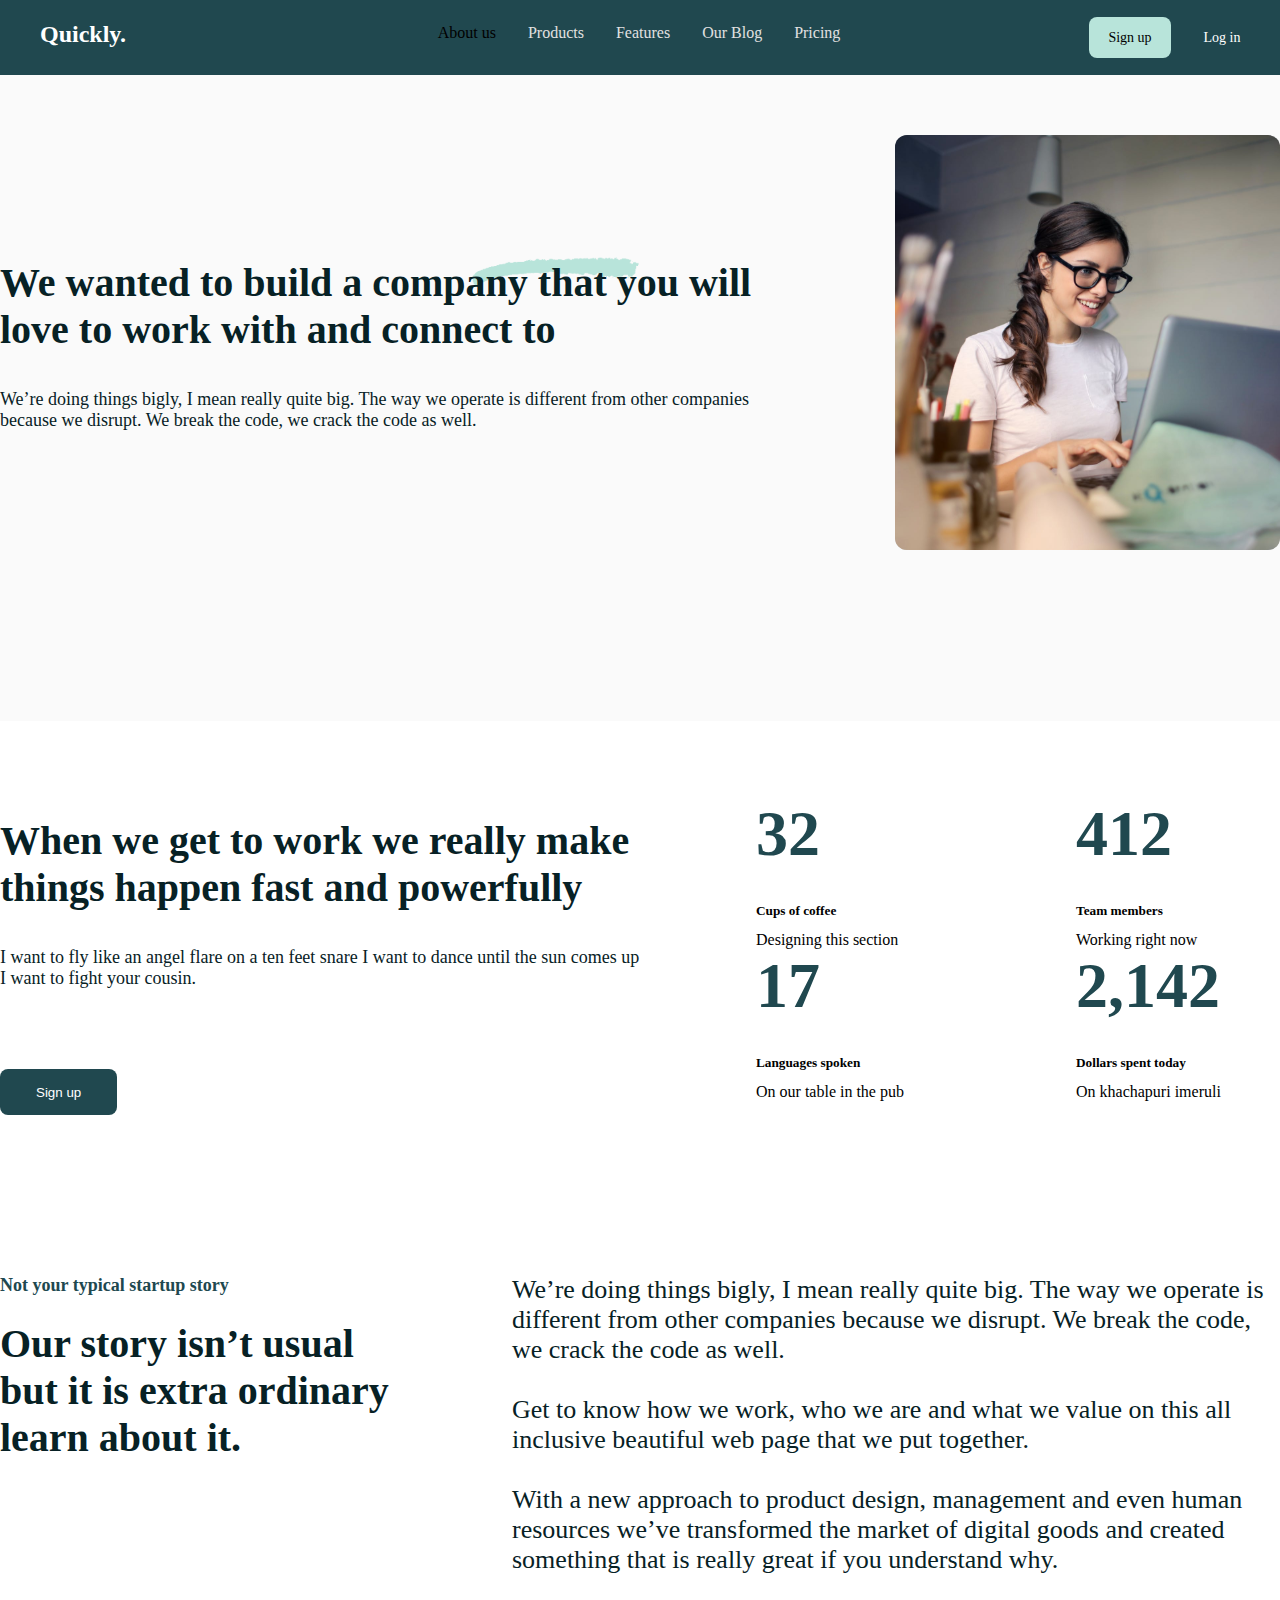
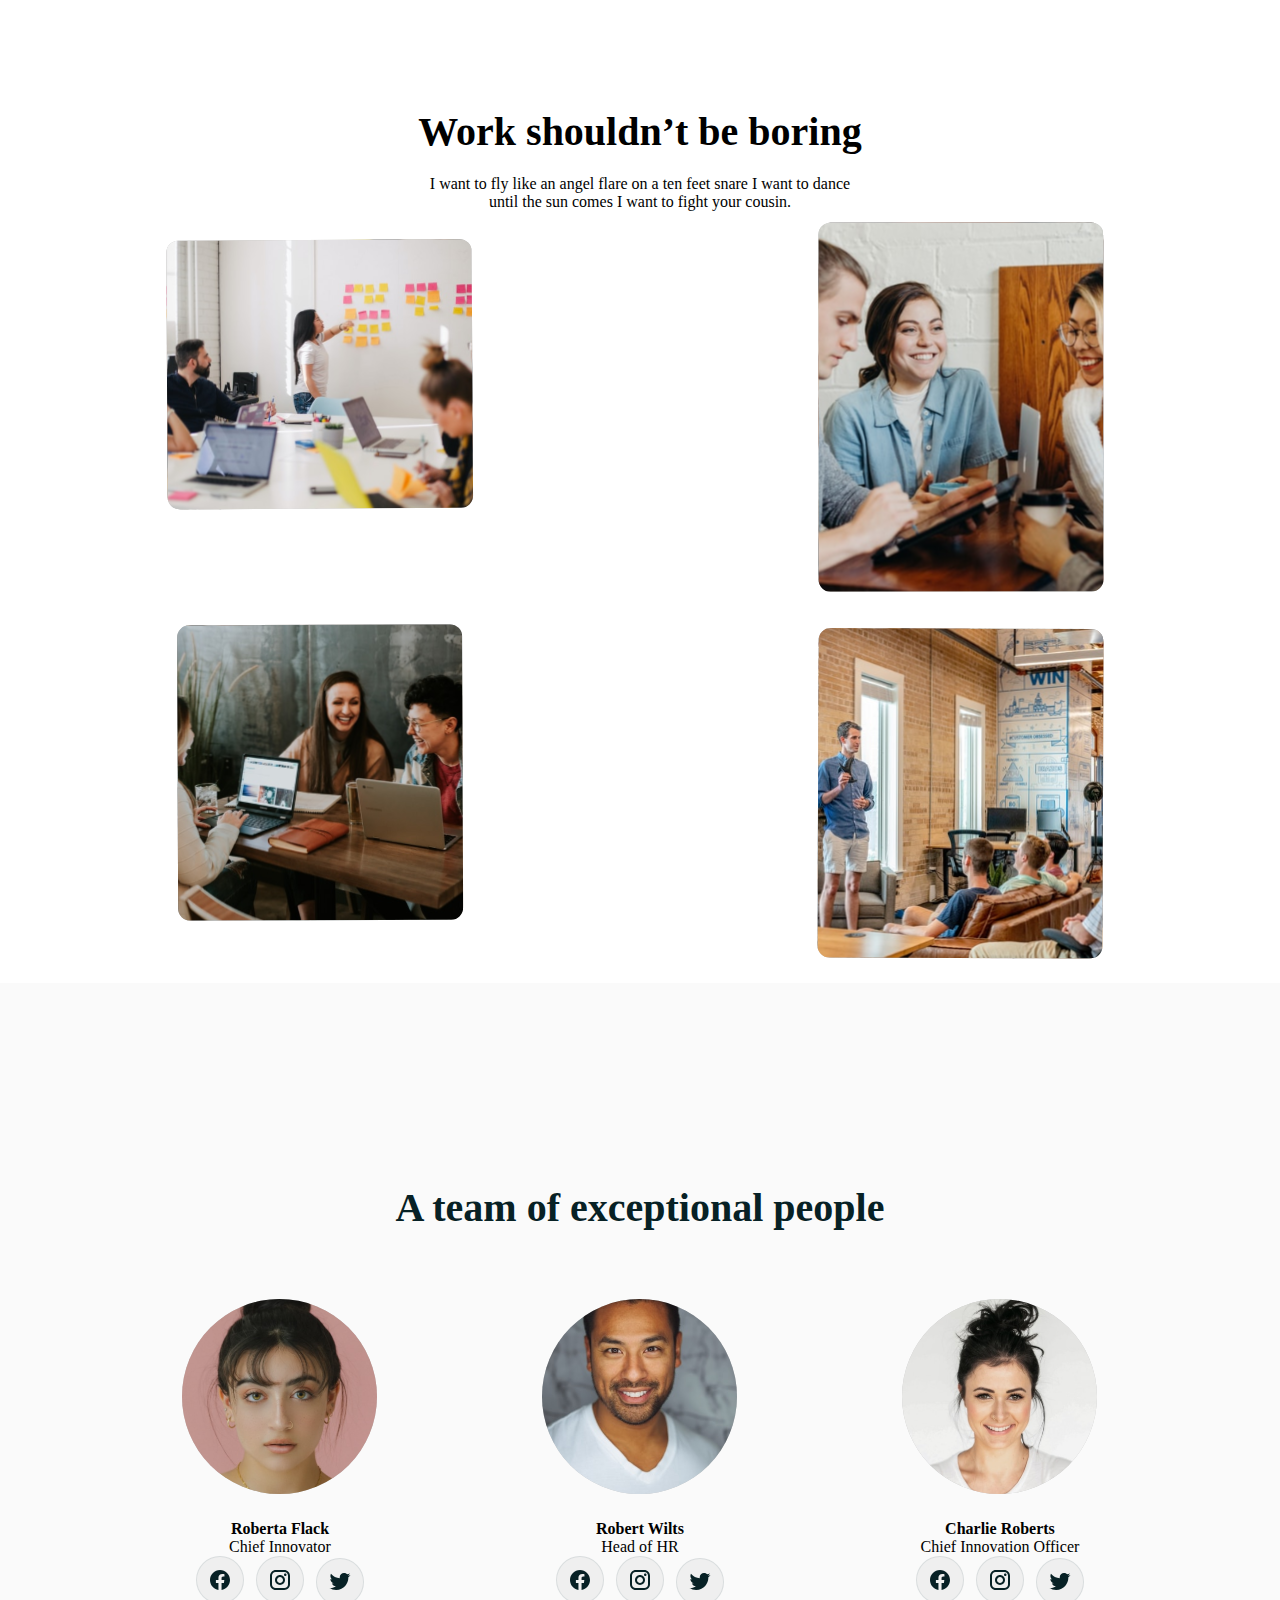
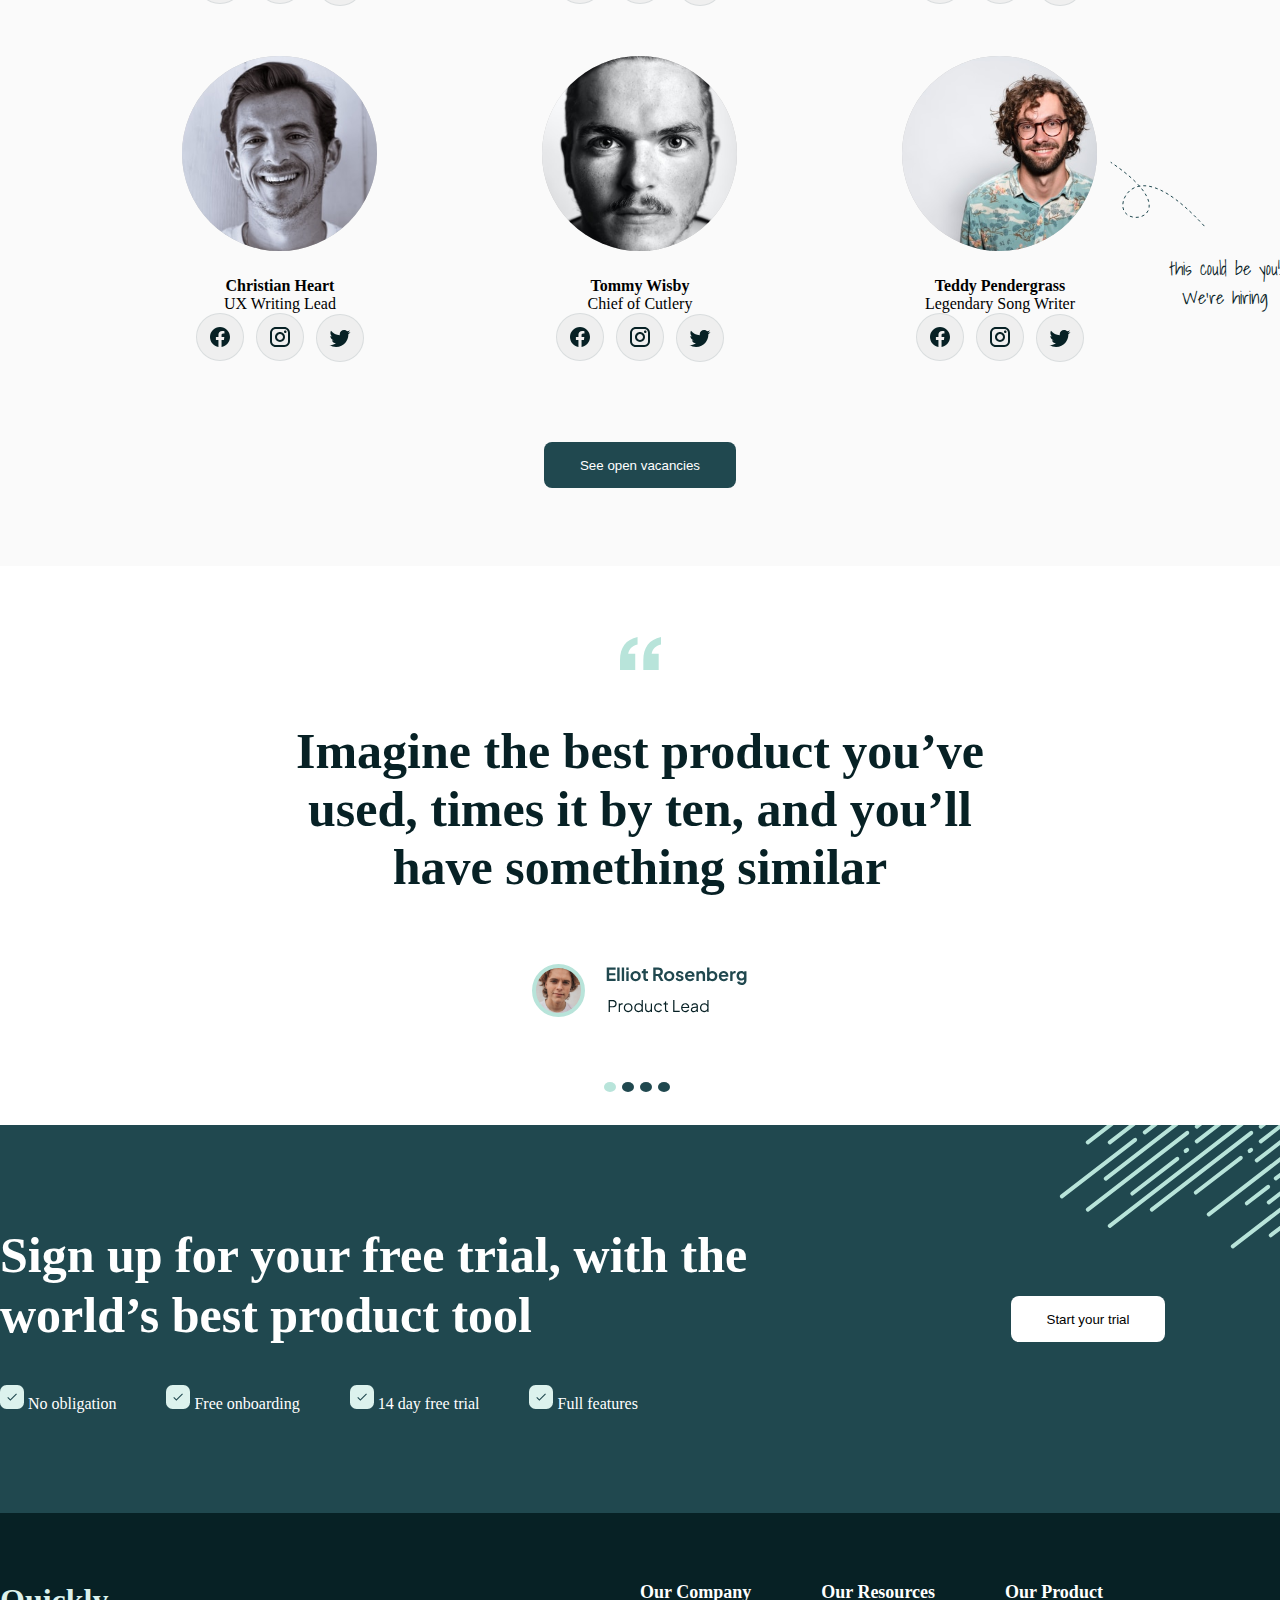
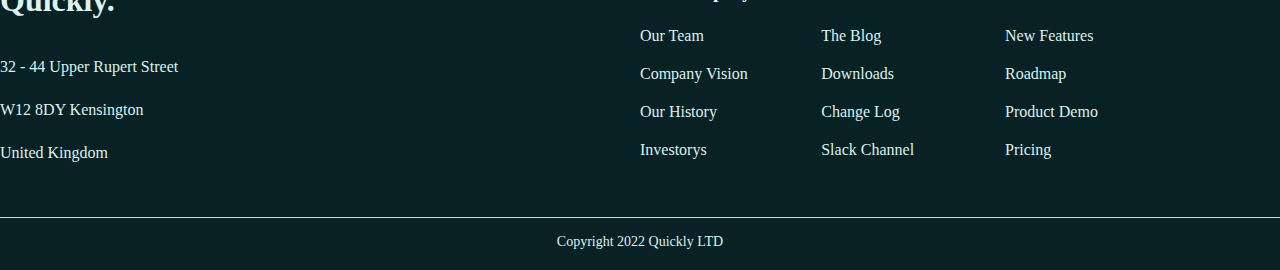
<file: aboutUs.html>
<!DOCTYPE html>
<html lang="en">
<head>
    <meta charset="UTF-8">
    <meta http-equiv="X-UA-Compatible" content="IE=edge">
    <meta name="viewport" content="width=device-width, initial-scale=1.0">
    <title>Document</title>
    <link href="https://cdn.jsdelivr.net/npm/bootstrap@5.2.3/dist/css/bootstrap.min.css" rel="stylesheet" integrity="sha384-rbsA2VBKQhggwzxH7pPCaAqO46MgnOM80zW1RWuH61DGLwZJEdK2Kadq2F9CUG65" crossorigin="anonymous">
    <link rel="stylesheet" href="https://cdn.jsdelivr.net/npm/bootstrap-icons@1.10.3/font/bootstrap-icons.css">
    <link rel="stylesheet" href="https://cdnjs.cloudflare.com/ajax/libs/font-awesome/6.3.0/css/all.min.css" integrity="sha512-SzlrxWUlpfuzQ+pcUCosxcglQRNAq/DZjVsC0lE40xsADsfeQoEypE+enwcOiGjk/bSuGGKHEyjSoQ1zVisanQ==" crossorigin="anonymous" referrerpolicy="no-referrer" />
    <link rel="stylesheet" href="css/aboutUs.css">
</head>
<body>

    <header>
        <i class="bi bi-list"></i>

        <nav>
            
            <h4><a href="index.html">Quickly.</a></h4>

            <ul class="nav-ul">
                <li><a href="aboutUs.html"  class="activee"> About us</a></li>
                <li><a href="#">Products</a></li>
                <li><a href="features.html">Features</a></li>
                <li><a href="#">Our Blog</a></li>
                <li><a href="pricing.html">Pricing</a></li>
            </ul>
            
            <div>
                <a href="signUp.html"><button> Sign up</button></a> 
                <a href="signIn.html"><button class="zed"> Log in </button></a> 
            </div>
        </nav>
<div class="collor">

        <div class="container">
            <div class="row">

                <div class="box">

                    <div class="coll">
                        <div class="read">
                            <h2>We wanted to build a company that you will love to work with and connect to</h2>

                            <h3>We’re doing things bigly, I mean really quite big. The way we operate is different from other companies because we disrupt. We break the code, we crack the code as well. </h3>

                            <img class="little" src="svgs/little.svg">
                                
                        </div>
                    </div>

                    <div class="colll">
                        <div class="read don">
                            <img src="svgs/photo3.svg">
                        </div>
                    </div>

                </div>

            </div>
        </div>

</div>

<div class="divider">

</div>

    </header>

    <div class="container">
        <div class="row">

            <div class="box2">

                <div class="coll2">
                    <div class="read on">
                        <h2>When we get to work we really make things happen fast and powerfully</h2>

                        <h3>I want to fly like an angel flare on a ten feet snare I want to dance until the sun comes up I want to fight your cousin. </h3>
                            
                        <button>Sign up</button>
                    </div>
                </div>

                <div class="coll2 nvm">
                    <div class="read2">

                        <div class="box-num">

                            <div class="coll-num">
                                <div class="read-num">
                                    <h1>32</h1>

                                    <h5>Cups of coffee</h5>

                                    <p>Designing this section</p>
                                </div>
                            </div>

                            <div class="coll-num">
                                <div class="read-num">
                                    <h1>412</h1>

                                    <h5>Team members</h5>

                                    <p>Working right now</p>
                                </div>
                            </div>

                            <div class="coll-num">
                                <div class="read-num">
                                    <h1>17</h1>

                                    <h5>Languages spoken</h5>

                                    <p>On our table in the pub</p>
                                </div>
                            </div>

                            <div class="coll-num">
                                <div class="read-num">
                                    <h1>2,142</h1>

                                    <h5>Dollars spent today</h5>

                                    <p>On khachapuri imeruli</p>
                                </div>
                            </div>

                        </div>

                    </div>
                </div>

            </div>

        </div>
    </div>



    <div class="container">
        <div class="row">

            <div class="box3">

                <div class="coll3">
                    <div class="read3">
                        <h5>Not your typical startup story</h5>
                        <h2>Our story isn’t usual<br>
                            but it is extra ordinary<br>
                            learn about it.</h2>
                    </div>
                </div>

                <div class="colll3">
                    <div class="read3">
                        <h4>We’re doing things bigly, I mean really quite big. The way we operate is different from other companies because we disrupt. We break the code, we crack the code as well.<br><br> 
                            Get to know how we work, who we are and what we value on this all inclusive beautiful web page that we put together.<br><br>
                            With a new approach to product design, management and even human resources we’ve transformed the market  of digital goods and created something that is really great if you understand why.</h4>
                    </div>
                </div>

            </div>

        </div>
    </div>



    <div class="container">
        <div class="row">

            <div class="box4">

                <div class="boring">
                    <h2>Work shouldn’t be boring</h2>
                    <p>I want to fly like an angel flare on a ten feet snare I want to dance<br> until the sun comes I want to fight your cousin.</p>
                </div>

                <div class="coll4">
                    <div class="read4">
                        <img src="svgs/bruh1.svg" class="rot1">
                    </div>
                </div>

                <div class="coll4">
                    <div class="read4">
                        <img src="svgs/bruh2.svg" class="rot2">
                    </div>
                </div>

                <div class="coll4">
                    <div class="read4">
                        <img src="svgs/bruh3.svg" class="rot3">
                    </div>
                </div>

                <div class="coll4">
                    <div class="read4">
                        <img src="svgs/bruh4.svg" class="rot4">
                    </div>
                </div>

            </div>

        </div>
    </div>



    <div class="divider hjk">

    </div>

<div class="collor">

    <div class="container">
        <div class="row">

            <div class="box5">

                <div class="lpk">
                    <h2>A team of exceptional people</h2>
                </div>

                <div class="coll5">
                    <div class="read5">
                        <img src="svgs/pack1.svg">
                        <h4>Roberta Flack</h4>
                        <p>Chief Innovator</p>
                        <div>
                            <button >
                                <a href="https://www.facebook.com" target="_blank">
                                    <svg width="20" height="20" viewBox="0 0 20 20" fill="none" xmlns="http://www.w3.org/2000/svg">
                                    <path d="M10 0.0402222C4.5 0.0402222 0 4.53022 0 10.0602C0 15.0602 3.66 19.2102 8.44 19.9602V12.9602H5.9V10.0602H8.44V7.85022C8.44 5.34022 9.93 3.96022 12.22 3.96022C13.31 3.96022 14.45 4.15022 14.45 4.15022V6.62022H13.19C11.95 6.62022 11.56 7.39022 11.56 8.18022V10.0602H14.34L13.89 12.9602H11.56V19.9602C13.9164 19.5881 16.0622 18.3857 17.6099 16.5703C19.1576 14.7548 20.0054 12.4459 20 10.0602C20 4.53022 15.5 0.0402222 10 0.0402222Z" fill="#072125"/>
                                    </svg>
                                </a> 
                            </button>

                            <button >
                                <a href="https://www.facebook.com" target="_blank">
                                    <svg width="20" height="20" viewBox="0 0 20 20" fill="none" xmlns="http://www.w3.org/2000/svg">
                                    <path d="M5.8 0.000244141H14.2C17.4 0.000244141 20 2.60024 20 5.80024V14.2002C20 15.7385 19.3889 17.2138 18.3012 18.3015C17.2135 19.3892 15.7383 20.0002 14.2 20.0002H5.8C2.6 20.0002 0 17.4002 0 14.2002V5.80024C0 4.26199 0.61107 2.78674 1.69878 1.69902C2.78649 0.611314 4.26174 0.000244141 5.8 0.000244141ZM5.6 2.00024C4.64522 2.00024 3.72955 2.37953 3.05442 3.05466C2.37928 3.72979 2 4.64546 2 5.60024V14.4002C2 16.3902 3.61 18.0002 5.6 18.0002H14.4C15.3548 18.0002 16.2705 17.621 16.9456 16.9458C17.6207 16.2707 18 15.355 18 14.4002V5.60024C18 3.61024 16.39 2.00024 14.4 2.00024H5.6ZM15.25 3.50024C15.5815 3.50024 15.8995 3.63194 16.1339 3.86636C16.3683 4.10078 16.5 4.41872 16.5 4.75024C16.5 5.08176 16.3683 5.39971 16.1339 5.63413C15.8995 5.86855 15.5815 6.00024 15.25 6.00024C14.9185 6.00024 14.6005 5.86855 14.3661 5.63413C14.1317 5.39971 14 5.08176 14 4.75024C14 4.41872 14.1317 4.10078 14.3661 3.86636C14.6005 3.63194 14.9185 3.50024 15.25 3.50024ZM10 5.00024C11.3261 5.00024 12.5979 5.52703 13.5355 6.46471C14.4732 7.40239 15 8.67416 15 10.0002C15 11.3263 14.4732 12.5981 13.5355 13.5358C12.5979 14.4735 11.3261 15.0002 10 15.0002C8.67392 15.0002 7.40215 14.4735 6.46447 13.5358C5.52678 12.5981 5 11.3263 5 10.0002C5 8.67416 5.52678 7.40239 6.46447 6.46471C7.40215 5.52703 8.67392 5.00024 10 5.00024ZM10 7.00024C9.20435 7.00024 8.44129 7.31631 7.87868 7.87892C7.31607 8.44153 7 9.20459 7 10.0002C7 10.7959 7.31607 11.559 7.87868 12.1216C8.44129 12.6842 9.20435 13.0002 10 13.0002C10.7956 13.0002 11.5587 12.6842 12.1213 12.1216C12.6839 11.559 13 10.7959 13 10.0002C13 9.20459 12.6839 8.44153 12.1213 7.87892C11.5587 7.31631 10.7956 7.00024 10 7.00024Z" fill="#072125"/>
                                    </svg>
                                </a>
                            </button>

                            <button>
                                <a href="https://www.facebook.com" target="_blank">
                                    <svg width="22" height="17" viewBox="0 0 22 17" fill="none" xmlns="http://www.w3.org/2000/svg">
                                    <path d="M21.46 2.00024C20.69 2.35024 19.86 2.58024 19 2.69024C19.88 2.16024 20.56 1.32024 20.88 0.310244C20.05 0.810244 19.13 1.16024 18.16 1.36024C17.37 0.500244 16.26 0.000244141 15 0.000244141C12.65 0.000244141 10.73 1.92024 10.73 4.29024C10.73 4.63024 10.77 4.96024 10.84 5.27024C7.27999 5.09024 4.10999 3.38024 1.99999 0.790244C1.62999 1.42024 1.41999 2.16024 1.41999 2.94024C1.41999 4.43024 2.16999 5.75024 3.32999 6.50024C2.61999 6.50024 1.95999 6.30024 1.37999 6.00024V6.03024C1.37999 8.11024 2.85999 9.85024 4.81999 10.2402C4.19072 10.4125 3.53009 10.4364 2.88999 10.3102C3.1616 11.1627 3.69353 11.9087 4.41101 12.4432C5.12849 12.9777 5.99544 13.2739 6.88999 13.2902C5.37362 14.4907 3.49399 15.1396 1.55999 15.1302C1.21999 15.1302 0.879993 15.1102 0.539993 15.0702C2.43999 16.2902 4.69999 17.0002 7.11999 17.0002C15 17.0002 19.33 10.4602 19.33 4.79024C19.33 4.60024 19.33 4.42024 19.32 4.23024C20.16 3.63024 20.88 2.87024 21.46 2.00024Z" fill="#072125"/>
                                    </svg>
                                </a>
                            </button> 
                        </div>
                    </div>
                </div>

                <div class="coll5">
                    <div class="read5">
                        <img src="svgs/pack2.svg">
                        <h4>Robert Wilts</h4>
                        <p>Head of HR</p>
                        <div>
                            <button >
                                <a href="https://www.facebook.com" target="_blank">
                                    <svg width="20" height="20" viewBox="0 0 20 20" fill="none" xmlns="http://www.w3.org/2000/svg">
                                    <path d="M10 0.0402222C4.5 0.0402222 0 4.53022 0 10.0602C0 15.0602 3.66 19.2102 8.44 19.9602V12.9602H5.9V10.0602H8.44V7.85022C8.44 5.34022 9.93 3.96022 12.22 3.96022C13.31 3.96022 14.45 4.15022 14.45 4.15022V6.62022H13.19C11.95 6.62022 11.56 7.39022 11.56 8.18022V10.0602H14.34L13.89 12.9602H11.56V19.9602C13.9164 19.5881 16.0622 18.3857 17.6099 16.5703C19.1576 14.7548 20.0054 12.4459 20 10.0602C20 4.53022 15.5 0.0402222 10 0.0402222Z" fill="#072125"/>
                                    </svg>
                                </a> 
                            </button>

                            <button >
                                <a href="https://www.facebook.com" target="_blank">
                                    <svg width="20" height="20" viewBox="0 0 20 20" fill="none" xmlns="http://www.w3.org/2000/svg">
                                    <path d="M5.8 0.000244141H14.2C17.4 0.000244141 20 2.60024 20 5.80024V14.2002C20 15.7385 19.3889 17.2138 18.3012 18.3015C17.2135 19.3892 15.7383 20.0002 14.2 20.0002H5.8C2.6 20.0002 0 17.4002 0 14.2002V5.80024C0 4.26199 0.61107 2.78674 1.69878 1.69902C2.78649 0.611314 4.26174 0.000244141 5.8 0.000244141ZM5.6 2.00024C4.64522 2.00024 3.72955 2.37953 3.05442 3.05466C2.37928 3.72979 2 4.64546 2 5.60024V14.4002C2 16.3902 3.61 18.0002 5.6 18.0002H14.4C15.3548 18.0002 16.2705 17.621 16.9456 16.9458C17.6207 16.2707 18 15.355 18 14.4002V5.60024C18 3.61024 16.39 2.00024 14.4 2.00024H5.6ZM15.25 3.50024C15.5815 3.50024 15.8995 3.63194 16.1339 3.86636C16.3683 4.10078 16.5 4.41872 16.5 4.75024C16.5 5.08176 16.3683 5.39971 16.1339 5.63413C15.8995 5.86855 15.5815 6.00024 15.25 6.00024C14.9185 6.00024 14.6005 5.86855 14.3661 5.63413C14.1317 5.39971 14 5.08176 14 4.75024C14 4.41872 14.1317 4.10078 14.3661 3.86636C14.6005 3.63194 14.9185 3.50024 15.25 3.50024ZM10 5.00024C11.3261 5.00024 12.5979 5.52703 13.5355 6.46471C14.4732 7.40239 15 8.67416 15 10.0002C15 11.3263 14.4732 12.5981 13.5355 13.5358C12.5979 14.4735 11.3261 15.0002 10 15.0002C8.67392 15.0002 7.40215 14.4735 6.46447 13.5358C5.52678 12.5981 5 11.3263 5 10.0002C5 8.67416 5.52678 7.40239 6.46447 6.46471C7.40215 5.52703 8.67392 5.00024 10 5.00024ZM10 7.00024C9.20435 7.00024 8.44129 7.31631 7.87868 7.87892C7.31607 8.44153 7 9.20459 7 10.0002C7 10.7959 7.31607 11.559 7.87868 12.1216C8.44129 12.6842 9.20435 13.0002 10 13.0002C10.7956 13.0002 11.5587 12.6842 12.1213 12.1216C12.6839 11.559 13 10.7959 13 10.0002C13 9.20459 12.6839 8.44153 12.1213 7.87892C11.5587 7.31631 10.7956 7.00024 10 7.00024Z" fill="#072125"/>
                                    </svg>
                                </a>
                            </button>

                            <button>
                                <a href="https://www.facebook.com" target="_blank">
                                    <svg width="22" height="17" viewBox="0 0 22 17" fill="none" xmlns="http://www.w3.org/2000/svg">
                                    <path d="M21.46 2.00024C20.69 2.35024 19.86 2.58024 19 2.69024C19.88 2.16024 20.56 1.32024 20.88 0.310244C20.05 0.810244 19.13 1.16024 18.16 1.36024C17.37 0.500244 16.26 0.000244141 15 0.000244141C12.65 0.000244141 10.73 1.92024 10.73 4.29024C10.73 4.63024 10.77 4.96024 10.84 5.27024C7.27999 5.09024 4.10999 3.38024 1.99999 0.790244C1.62999 1.42024 1.41999 2.16024 1.41999 2.94024C1.41999 4.43024 2.16999 5.75024 3.32999 6.50024C2.61999 6.50024 1.95999 6.30024 1.37999 6.00024V6.03024C1.37999 8.11024 2.85999 9.85024 4.81999 10.2402C4.19072 10.4125 3.53009 10.4364 2.88999 10.3102C3.1616 11.1627 3.69353 11.9087 4.41101 12.4432C5.12849 12.9777 5.99544 13.2739 6.88999 13.2902C5.37362 14.4907 3.49399 15.1396 1.55999 15.1302C1.21999 15.1302 0.879993 15.1102 0.539993 15.0702C2.43999 16.2902 4.69999 17.0002 7.11999 17.0002C15 17.0002 19.33 10.4602 19.33 4.79024C19.33 4.60024 19.33 4.42024 19.32 4.23024C20.16 3.63024 20.88 2.87024 21.46 2.00024Z" fill="#072125"/>
                                    </svg>
                                </a>
                            </button> 
                        </div>
                    </div>
                </div>

                <div class="coll5">
                    <div class="read5">
                        <img src="svgs/pack3.svg">
                        <h4>Charlie Roberts</h4>
                        <p>Chief Innovation Officer</p>
                        <div>
                            <button >
                                <a href="https://www.facebook.com" target="_blank">
                                    <svg width="20" height="20" viewBox="0 0 20 20" fill="none" xmlns="http://www.w3.org/2000/svg">
                                    <path d="M10 0.0402222C4.5 0.0402222 0 4.53022 0 10.0602C0 15.0602 3.66 19.2102 8.44 19.9602V12.9602H5.9V10.0602H8.44V7.85022C8.44 5.34022 9.93 3.96022 12.22 3.96022C13.31 3.96022 14.45 4.15022 14.45 4.15022V6.62022H13.19C11.95 6.62022 11.56 7.39022 11.56 8.18022V10.0602H14.34L13.89 12.9602H11.56V19.9602C13.9164 19.5881 16.0622 18.3857 17.6099 16.5703C19.1576 14.7548 20.0054 12.4459 20 10.0602C20 4.53022 15.5 0.0402222 10 0.0402222Z" fill="#072125"/>
                                    </svg>
                                </a> 
                            </button>

                            <button >
                                <a href="https://www.facebook.com" target="_blank">
                                    <svg width="20" height="20" viewBox="0 0 20 20" fill="none" xmlns="http://www.w3.org/2000/svg">
                                    <path d="M5.8 0.000244141H14.2C17.4 0.000244141 20 2.60024 20 5.80024V14.2002C20 15.7385 19.3889 17.2138 18.3012 18.3015C17.2135 19.3892 15.7383 20.0002 14.2 20.0002H5.8C2.6 20.0002 0 17.4002 0 14.2002V5.80024C0 4.26199 0.61107 2.78674 1.69878 1.69902C2.78649 0.611314 4.26174 0.000244141 5.8 0.000244141ZM5.6 2.00024C4.64522 2.00024 3.72955 2.37953 3.05442 3.05466C2.37928 3.72979 2 4.64546 2 5.60024V14.4002C2 16.3902 3.61 18.0002 5.6 18.0002H14.4C15.3548 18.0002 16.2705 17.621 16.9456 16.9458C17.6207 16.2707 18 15.355 18 14.4002V5.60024C18 3.61024 16.39 2.00024 14.4 2.00024H5.6ZM15.25 3.50024C15.5815 3.50024 15.8995 3.63194 16.1339 3.86636C16.3683 4.10078 16.5 4.41872 16.5 4.75024C16.5 5.08176 16.3683 5.39971 16.1339 5.63413C15.8995 5.86855 15.5815 6.00024 15.25 6.00024C14.9185 6.00024 14.6005 5.86855 14.3661 5.63413C14.1317 5.39971 14 5.08176 14 4.75024C14 4.41872 14.1317 4.10078 14.3661 3.86636C14.6005 3.63194 14.9185 3.50024 15.25 3.50024ZM10 5.00024C11.3261 5.00024 12.5979 5.52703 13.5355 6.46471C14.4732 7.40239 15 8.67416 15 10.0002C15 11.3263 14.4732 12.5981 13.5355 13.5358C12.5979 14.4735 11.3261 15.0002 10 15.0002C8.67392 15.0002 7.40215 14.4735 6.46447 13.5358C5.52678 12.5981 5 11.3263 5 10.0002C5 8.67416 5.52678 7.40239 6.46447 6.46471C7.40215 5.52703 8.67392 5.00024 10 5.00024ZM10 7.00024C9.20435 7.00024 8.44129 7.31631 7.87868 7.87892C7.31607 8.44153 7 9.20459 7 10.0002C7 10.7959 7.31607 11.559 7.87868 12.1216C8.44129 12.6842 9.20435 13.0002 10 13.0002C10.7956 13.0002 11.5587 12.6842 12.1213 12.1216C12.6839 11.559 13 10.7959 13 10.0002C13 9.20459 12.6839 8.44153 12.1213 7.87892C11.5587 7.31631 10.7956 7.00024 10 7.00024Z" fill="#072125"/>
                                    </svg>
                                </a>
                            </button>

                            <button>
                                <a href="https://www.facebook.com" target="_blank">
                                    <svg width="22" height="17" viewBox="0 0 22 17" fill="none" xmlns="http://www.w3.org/2000/svg">
                                    <path d="M21.46 2.00024C20.69 2.35024 19.86 2.58024 19 2.69024C19.88 2.16024 20.56 1.32024 20.88 0.310244C20.05 0.810244 19.13 1.16024 18.16 1.36024C17.37 0.500244 16.26 0.000244141 15 0.000244141C12.65 0.000244141 10.73 1.92024 10.73 4.29024C10.73 4.63024 10.77 4.96024 10.84 5.27024C7.27999 5.09024 4.10999 3.38024 1.99999 0.790244C1.62999 1.42024 1.41999 2.16024 1.41999 2.94024C1.41999 4.43024 2.16999 5.75024 3.32999 6.50024C2.61999 6.50024 1.95999 6.30024 1.37999 6.00024V6.03024C1.37999 8.11024 2.85999 9.85024 4.81999 10.2402C4.19072 10.4125 3.53009 10.4364 2.88999 10.3102C3.1616 11.1627 3.69353 11.9087 4.41101 12.4432C5.12849 12.9777 5.99544 13.2739 6.88999 13.2902C5.37362 14.4907 3.49399 15.1396 1.55999 15.1302C1.21999 15.1302 0.879993 15.1102 0.539993 15.0702C2.43999 16.2902 4.69999 17.0002 7.11999 17.0002C15 17.0002 19.33 10.4602 19.33 4.79024C19.33 4.60024 19.33 4.42024 19.32 4.23024C20.16 3.63024 20.88 2.87024 21.46 2.00024Z" fill="#072125"/>
                                    </svg>
                                </a>
                            </button> 
                        </div>
                    </div>
                </div>


                <div class="coll5">
                    <div class="read5">
                        <img src="svgs/pack4.svg">
                        <h4>Christian Heart</h4>
                        <p>UX Writing Lead</p>
                        <div>
                            <button >
                                <a href="https://www.facebook.com" target="_blank">
                                    <svg width="20" height="20" viewBox="0 0 20 20" fill="none" xmlns="http://www.w3.org/2000/svg">
                                    <path d="M10 0.0402222C4.5 0.0402222 0 4.53022 0 10.0602C0 15.0602 3.66 19.2102 8.44 19.9602V12.9602H5.9V10.0602H8.44V7.85022C8.44 5.34022 9.93 3.96022 12.22 3.96022C13.31 3.96022 14.45 4.15022 14.45 4.15022V6.62022H13.19C11.95 6.62022 11.56 7.39022 11.56 8.18022V10.0602H14.34L13.89 12.9602H11.56V19.9602C13.9164 19.5881 16.0622 18.3857 17.6099 16.5703C19.1576 14.7548 20.0054 12.4459 20 10.0602C20 4.53022 15.5 0.0402222 10 0.0402222Z" fill="#072125"/>
                                    </svg>
                                </a> 
                            </button>

                            <button >
                                <a href="https://www.facebook.com" target="_blank">
                                    <svg width="20" height="20" viewBox="0 0 20 20" fill="none" xmlns="http://www.w3.org/2000/svg">
                                    <path d="M5.8 0.000244141H14.2C17.4 0.000244141 20 2.60024 20 5.80024V14.2002C20 15.7385 19.3889 17.2138 18.3012 18.3015C17.2135 19.3892 15.7383 20.0002 14.2 20.0002H5.8C2.6 20.0002 0 17.4002 0 14.2002V5.80024C0 4.26199 0.61107 2.78674 1.69878 1.69902C2.78649 0.611314 4.26174 0.000244141 5.8 0.000244141ZM5.6 2.00024C4.64522 2.00024 3.72955 2.37953 3.05442 3.05466C2.37928 3.72979 2 4.64546 2 5.60024V14.4002C2 16.3902 3.61 18.0002 5.6 18.0002H14.4C15.3548 18.0002 16.2705 17.621 16.9456 16.9458C17.6207 16.2707 18 15.355 18 14.4002V5.60024C18 3.61024 16.39 2.00024 14.4 2.00024H5.6ZM15.25 3.50024C15.5815 3.50024 15.8995 3.63194 16.1339 3.86636C16.3683 4.10078 16.5 4.41872 16.5 4.75024C16.5 5.08176 16.3683 5.39971 16.1339 5.63413C15.8995 5.86855 15.5815 6.00024 15.25 6.00024C14.9185 6.00024 14.6005 5.86855 14.3661 5.63413C14.1317 5.39971 14 5.08176 14 4.75024C14 4.41872 14.1317 4.10078 14.3661 3.86636C14.6005 3.63194 14.9185 3.50024 15.25 3.50024ZM10 5.00024C11.3261 5.00024 12.5979 5.52703 13.5355 6.46471C14.4732 7.40239 15 8.67416 15 10.0002C15 11.3263 14.4732 12.5981 13.5355 13.5358C12.5979 14.4735 11.3261 15.0002 10 15.0002C8.67392 15.0002 7.40215 14.4735 6.46447 13.5358C5.52678 12.5981 5 11.3263 5 10.0002C5 8.67416 5.52678 7.40239 6.46447 6.46471C7.40215 5.52703 8.67392 5.00024 10 5.00024ZM10 7.00024C9.20435 7.00024 8.44129 7.31631 7.87868 7.87892C7.31607 8.44153 7 9.20459 7 10.0002C7 10.7959 7.31607 11.559 7.87868 12.1216C8.44129 12.6842 9.20435 13.0002 10 13.0002C10.7956 13.0002 11.5587 12.6842 12.1213 12.1216C12.6839 11.559 13 10.7959 13 10.0002C13 9.20459 12.6839 8.44153 12.1213 7.87892C11.5587 7.31631 10.7956 7.00024 10 7.00024Z" fill="#072125"/>
                                    </svg>
                                </a>
                            </button>

                            <button>
                                <a href="https://www.facebook.com" target="_blank">
                                    <svg width="22" height="17" viewBox="0 0 22 17" fill="none" xmlns="http://www.w3.org/2000/svg">
                                    <path d="M21.46 2.00024C20.69 2.35024 19.86 2.58024 19 2.69024C19.88 2.16024 20.56 1.32024 20.88 0.310244C20.05 0.810244 19.13 1.16024 18.16 1.36024C17.37 0.500244 16.26 0.000244141 15 0.000244141C12.65 0.000244141 10.73 1.92024 10.73 4.29024C10.73 4.63024 10.77 4.96024 10.84 5.27024C7.27999 5.09024 4.10999 3.38024 1.99999 0.790244C1.62999 1.42024 1.41999 2.16024 1.41999 2.94024C1.41999 4.43024 2.16999 5.75024 3.32999 6.50024C2.61999 6.50024 1.95999 6.30024 1.37999 6.00024V6.03024C1.37999 8.11024 2.85999 9.85024 4.81999 10.2402C4.19072 10.4125 3.53009 10.4364 2.88999 10.3102C3.1616 11.1627 3.69353 11.9087 4.41101 12.4432C5.12849 12.9777 5.99544 13.2739 6.88999 13.2902C5.37362 14.4907 3.49399 15.1396 1.55999 15.1302C1.21999 15.1302 0.879993 15.1102 0.539993 15.0702C2.43999 16.2902 4.69999 17.0002 7.11999 17.0002C15 17.0002 19.33 10.4602 19.33 4.79024C19.33 4.60024 19.33 4.42024 19.32 4.23024C20.16 3.63024 20.88 2.87024 21.46 2.00024Z" fill="#072125"/>
                                    </svg>
                                </a>
                            </button> 
                        </div>
                    </div>
                </div>

                <div class="coll5">
                    <div class="read5">
                        <img src="svgs/pack5.svg">
                        <h4>Tommy Wisby</h4>
                        <p>Chief of Cutlery</p>
                        <div>
                            <button >
                                <a href="https://www.facebook.com" target="_blank">
                                    <svg width="20" height="20" viewBox="0 0 20 20" fill="none" xmlns="http://www.w3.org/2000/svg">
                                    <path d="M10 0.0402222C4.5 0.0402222 0 4.53022 0 10.0602C0 15.0602 3.66 19.2102 8.44 19.9602V12.9602H5.9V10.0602H8.44V7.85022C8.44 5.34022 9.93 3.96022 12.22 3.96022C13.31 3.96022 14.45 4.15022 14.45 4.15022V6.62022H13.19C11.95 6.62022 11.56 7.39022 11.56 8.18022V10.0602H14.34L13.89 12.9602H11.56V19.9602C13.9164 19.5881 16.0622 18.3857 17.6099 16.5703C19.1576 14.7548 20.0054 12.4459 20 10.0602C20 4.53022 15.5 0.0402222 10 0.0402222Z" fill="#072125"/>
                                    </svg>
                                </a> 
                            </button>

                            <button >
                                <a href="https://www.facebook.com" target="_blank">
                                    <svg width="20" height="20" viewBox="0 0 20 20" fill="none" xmlns="http://www.w3.org/2000/svg">
                                    <path d="M5.8 0.000244141H14.2C17.4 0.000244141 20 2.60024 20 5.80024V14.2002C20 15.7385 19.3889 17.2138 18.3012 18.3015C17.2135 19.3892 15.7383 20.0002 14.2 20.0002H5.8C2.6 20.0002 0 17.4002 0 14.2002V5.80024C0 4.26199 0.61107 2.78674 1.69878 1.69902C2.78649 0.611314 4.26174 0.000244141 5.8 0.000244141ZM5.6 2.00024C4.64522 2.00024 3.72955 2.37953 3.05442 3.05466C2.37928 3.72979 2 4.64546 2 5.60024V14.4002C2 16.3902 3.61 18.0002 5.6 18.0002H14.4C15.3548 18.0002 16.2705 17.621 16.9456 16.9458C17.6207 16.2707 18 15.355 18 14.4002V5.60024C18 3.61024 16.39 2.00024 14.4 2.00024H5.6ZM15.25 3.50024C15.5815 3.50024 15.8995 3.63194 16.1339 3.86636C16.3683 4.10078 16.5 4.41872 16.5 4.75024C16.5 5.08176 16.3683 5.39971 16.1339 5.63413C15.8995 5.86855 15.5815 6.00024 15.25 6.00024C14.9185 6.00024 14.6005 5.86855 14.3661 5.63413C14.1317 5.39971 14 5.08176 14 4.75024C14 4.41872 14.1317 4.10078 14.3661 3.86636C14.6005 3.63194 14.9185 3.50024 15.25 3.50024ZM10 5.00024C11.3261 5.00024 12.5979 5.52703 13.5355 6.46471C14.4732 7.40239 15 8.67416 15 10.0002C15 11.3263 14.4732 12.5981 13.5355 13.5358C12.5979 14.4735 11.3261 15.0002 10 15.0002C8.67392 15.0002 7.40215 14.4735 6.46447 13.5358C5.52678 12.5981 5 11.3263 5 10.0002C5 8.67416 5.52678 7.40239 6.46447 6.46471C7.40215 5.52703 8.67392 5.00024 10 5.00024ZM10 7.00024C9.20435 7.00024 8.44129 7.31631 7.87868 7.87892C7.31607 8.44153 7 9.20459 7 10.0002C7 10.7959 7.31607 11.559 7.87868 12.1216C8.44129 12.6842 9.20435 13.0002 10 13.0002C10.7956 13.0002 11.5587 12.6842 12.1213 12.1216C12.6839 11.559 13 10.7959 13 10.0002C13 9.20459 12.6839 8.44153 12.1213 7.87892C11.5587 7.31631 10.7956 7.00024 10 7.00024Z" fill="#072125"/>
                                    </svg>
                                </a>
                            </button>

                            <button>
                                <a href="https://www.facebook.com" target="_blank">
                                    <svg width="22" height="17" viewBox="0 0 22 17" fill="none" xmlns="http://www.w3.org/2000/svg">
                                    <path d="M21.46 2.00024C20.69 2.35024 19.86 2.58024 19 2.69024C19.88 2.16024 20.56 1.32024 20.88 0.310244C20.05 0.810244 19.13 1.16024 18.16 1.36024C17.37 0.500244 16.26 0.000244141 15 0.000244141C12.65 0.000244141 10.73 1.92024 10.73 4.29024C10.73 4.63024 10.77 4.96024 10.84 5.27024C7.27999 5.09024 4.10999 3.38024 1.99999 0.790244C1.62999 1.42024 1.41999 2.16024 1.41999 2.94024C1.41999 4.43024 2.16999 5.75024 3.32999 6.50024C2.61999 6.50024 1.95999 6.30024 1.37999 6.00024V6.03024C1.37999 8.11024 2.85999 9.85024 4.81999 10.2402C4.19072 10.4125 3.53009 10.4364 2.88999 10.3102C3.1616 11.1627 3.69353 11.9087 4.41101 12.4432C5.12849 12.9777 5.99544 13.2739 6.88999 13.2902C5.37362 14.4907 3.49399 15.1396 1.55999 15.1302C1.21999 15.1302 0.879993 15.1102 0.539993 15.0702C2.43999 16.2902 4.69999 17.0002 7.11999 17.0002C15 17.0002 19.33 10.4602 19.33 4.79024C19.33 4.60024 19.33 4.42024 19.32 4.23024C20.16 3.63024 20.88 2.87024 21.46 2.00024Z" fill="#072125"/>
                                    </svg>
                                </a>
                            </button> 
                        </div>
                    </div>
                </div>

                <div class="coll5">
                    <div class="read5 cont">
                        <img src="svgs/pack6.svg">
                        <h4>Teddy Pendergrass</h4>
                        <p>Legendary Song Writer</p>
                        <div>
                            <button >
                                <a href="https://www.facebook.com" target="_blank">
                                    <svg width="20" height="20" viewBox="0 0 20 20" fill="none" xmlns="http://www.w3.org/2000/svg">
                                    <path d="M10 0.0402222C4.5 0.0402222 0 4.53022 0 10.0602C0 15.0602 3.66 19.2102 8.44 19.9602V12.9602H5.9V10.0602H8.44V7.85022C8.44 5.34022 9.93 3.96022 12.22 3.96022C13.31 3.96022 14.45 4.15022 14.45 4.15022V6.62022H13.19C11.95 6.62022 11.56 7.39022 11.56 8.18022V10.0602H14.34L13.89 12.9602H11.56V19.9602C13.9164 19.5881 16.0622 18.3857 17.6099 16.5703C19.1576 14.7548 20.0054 12.4459 20 10.0602C20 4.53022 15.5 0.0402222 10 0.0402222Z" fill="#072125"/>
                                    </svg>
                                </a> 
                            </button>

                            <button >
                                <a href="https://www.facebook.com" target="_blank">
                                    <svg width="20" height="20" viewBox="0 0 20 20" fill="none" xmlns="http://www.w3.org/2000/svg">
                                    <path d="M5.8 0.000244141H14.2C17.4 0.000244141 20 2.60024 20 5.80024V14.2002C20 15.7385 19.3889 17.2138 18.3012 18.3015C17.2135 19.3892 15.7383 20.0002 14.2 20.0002H5.8C2.6 20.0002 0 17.4002 0 14.2002V5.80024C0 4.26199 0.61107 2.78674 1.69878 1.69902C2.78649 0.611314 4.26174 0.000244141 5.8 0.000244141ZM5.6 2.00024C4.64522 2.00024 3.72955 2.37953 3.05442 3.05466C2.37928 3.72979 2 4.64546 2 5.60024V14.4002C2 16.3902 3.61 18.0002 5.6 18.0002H14.4C15.3548 18.0002 16.2705 17.621 16.9456 16.9458C17.6207 16.2707 18 15.355 18 14.4002V5.60024C18 3.61024 16.39 2.00024 14.4 2.00024H5.6ZM15.25 3.50024C15.5815 3.50024 15.8995 3.63194 16.1339 3.86636C16.3683 4.10078 16.5 4.41872 16.5 4.75024C16.5 5.08176 16.3683 5.39971 16.1339 5.63413C15.8995 5.86855 15.5815 6.00024 15.25 6.00024C14.9185 6.00024 14.6005 5.86855 14.3661 5.63413C14.1317 5.39971 14 5.08176 14 4.75024C14 4.41872 14.1317 4.10078 14.3661 3.86636C14.6005 3.63194 14.9185 3.50024 15.25 3.50024ZM10 5.00024C11.3261 5.00024 12.5979 5.52703 13.5355 6.46471C14.4732 7.40239 15 8.67416 15 10.0002C15 11.3263 14.4732 12.5981 13.5355 13.5358C12.5979 14.4735 11.3261 15.0002 10 15.0002C8.67392 15.0002 7.40215 14.4735 6.46447 13.5358C5.52678 12.5981 5 11.3263 5 10.0002C5 8.67416 5.52678 7.40239 6.46447 6.46471C7.40215 5.52703 8.67392 5.00024 10 5.00024ZM10 7.00024C9.20435 7.00024 8.44129 7.31631 7.87868 7.87892C7.31607 8.44153 7 9.20459 7 10.0002C7 10.7959 7.31607 11.559 7.87868 12.1216C8.44129 12.6842 9.20435 13.0002 10 13.0002C10.7956 13.0002 11.5587 12.6842 12.1213 12.1216C12.6839 11.559 13 10.7959 13 10.0002C13 9.20459 12.6839 8.44153 12.1213 7.87892C11.5587 7.31631 10.7956 7.00024 10 7.00024Z" fill="#072125"/>
                                    </svg>
                                </a>
                            </button>

                            <button>
                                <a href="https://www.facebook.com" target="_blank">
                                    <svg width="22" height="17" viewBox="0 0 22 17" fill="none" xmlns="http://www.w3.org/2000/svg">
                                    <path d="M21.46 2.00024C20.69 2.35024 19.86 2.58024 19 2.69024C19.88 2.16024 20.56 1.32024 20.88 0.310244C20.05 0.810244 19.13 1.16024 18.16 1.36024C17.37 0.500244 16.26 0.000244141 15 0.000244141C12.65 0.000244141 10.73 1.92024 10.73 4.29024C10.73 4.63024 10.77 4.96024 10.84 5.27024C7.27999 5.09024 4.10999 3.38024 1.99999 0.790244C1.62999 1.42024 1.41999 2.16024 1.41999 2.94024C1.41999 4.43024 2.16999 5.75024 3.32999 6.50024C2.61999 6.50024 1.95999 6.30024 1.37999 6.00024V6.03024C1.37999 8.11024 2.85999 9.85024 4.81999 10.2402C4.19072 10.4125 3.53009 10.4364 2.88999 10.3102C3.1616 11.1627 3.69353 11.9087 4.41101 12.4432C5.12849 12.9777 5.99544 13.2739 6.88999 13.2902C5.37362 14.4907 3.49399 15.1396 1.55999 15.1302C1.21999 15.1302 0.879993 15.1102 0.539993 15.0702C2.43999 16.2902 4.69999 17.0002 7.11999 17.0002C15 17.0002 19.33 10.4602 19.33 4.79024C19.33 4.60024 19.33 4.42024 19.32 4.23024C20.16 3.63024 20.88 2.87024 21.46 2.00024Z" fill="#072125"/>
                                    </svg>
                                </a>
                            </button> 
                        </div>

                        <svg class="lone" width="95" height="66" viewBox="0 0 95 66" fill="none" xmlns="http://www.w3.org/2000/svg">
                            <path d="M94.3615 65.1388C36.9879 2.45284 16.4836 28.571 13.4731 39.6558C4.77514 71.6817 84.128 57.1525 0.696787 1.2466" stroke="#20484F" stroke-dasharray="3 3"/>
                            </svg>
                        
                            <p class="lonee">this could be you! <br>We’re hiring</p>
                    </div>
                </div>

                <div class="another">
                    <button>See open vacancies</button>
                </div>

            </div>

        </div>
    </div>

</div>

<div class="container">
    <div class="row roww">
        <div class="box6">
            <div class="read6 current">
                <svg width="41" height="33" viewBox="0 0 41 33" fill="none" xmlns="http://www.w3.org/2000/svg">
                    <path d="M23.3296 33.0002H38.6901V16.8464H31.6451C32.03 14.5387 33.031 12.5387 34.6479 10.8464C36.2648 9.15408 38.3822 8.00024 41 7.38486V0.000244141C35.1484 1.23101 30.7211 3.8464 27.7183 7.8464C24.7925 11.8464 23.3296 16.9233 23.3296 23.0772V33.0002ZM0 33.0002H15.2451V16.8464H8.2C8.58498 14.5387 9.58591 12.5387 11.2028 10.8464C12.8197 9.15408 14.9371 8.00024 17.5549 7.38486V0.000244141C11.7803 1.23101 7.39155 3.8464 4.38873 7.8464C1.46291 11.8464 0 16.9233 0 23.0772V33.0002Z" fill="#B8E4DA"/>
                    </svg>
                
                <h1>Imagine the best product you’ve<br> used, times it by ten, and you’ll<br> have something similar</h1>

                <img src="svgs/pfp.svg">
            </div>

            <div class="read6 ">
                <svg width="41" height="33" viewBox="0 0 41 33" fill="none" xmlns="http://www.w3.org/2000/svg">
                    <path d="M23.3296 33.0002H38.6901V16.8464H31.6451C32.03 14.5387 33.031 12.5387 34.6479 10.8464C36.2648 9.15408 38.3822 8.00024 41 7.38486V0.000244141C35.1484 1.23101 30.7211 3.8464 27.7183 7.8464C24.7925 11.8464 23.3296 16.9233 23.3296 23.0772V33.0002ZM0 33.0002H15.2451V16.8464H8.2C8.58498 14.5387 9.58591 12.5387 11.2028 10.8464C12.8197 9.15408 14.9371 8.00024 17.5549 7.38486V0.000244141C11.7803 1.23101 7.39155 3.8464 4.38873 7.8464C1.46291 11.8464 0 16.9233 0 23.0772V33.0002Z" fill="#B8E4DA"/>
                    </svg>
                
                <h1>Imagine the best product you’ve<br> used, times it by ten, and you’ll<br> have something similar</h1>
                
                <img src="svgs/pfp.svg">
            </div>

            <div class="read6 ">
                <svg width="41" height="33" viewBox="0 0 41 33" fill="none" xmlns="http://www.w3.org/2000/svg">
                    <path d="M23.3296 33.0002H38.6901V16.8464H31.6451C32.03 14.5387 33.031 12.5387 34.6479 10.8464C36.2648 9.15408 38.3822 8.00024 41 7.38486V0.000244141C35.1484 1.23101 30.7211 3.8464 27.7183 7.8464C24.7925 11.8464 23.3296 16.9233 23.3296 23.0772V33.0002ZM0 33.0002H15.2451V16.8464H8.2C8.58498 14.5387 9.58591 12.5387 11.2028 10.8464C12.8197 9.15408 14.9371 8.00024 17.5549 7.38486V0.000244141C11.7803 1.23101 7.39155 3.8464 4.38873 7.8464C1.46291 11.8464 0 16.9233 0 23.0772V33.0002Z" fill="#B8E4DA"/>
                    </svg>
                
                <h1>Imagine the best product you’ve<br> used, times it by ten, and you’ll<br> have something similar</h1>
                
                <img src="svgs/pfp.svg">
            </div>

            <div class="read6">
                <svg width="41" height="33" viewBox="0 0 41 33" fill="none" xmlns="http://www.w3.org/2000/svg">
                    <path d="M23.3296 33.0002H38.6901V16.8464H31.6451C32.03 14.5387 33.031 12.5387 34.6479 10.8464C36.2648 9.15408 38.3822 8.00024 41 7.38486V0.000244141C35.1484 1.23101 30.7211 3.8464 27.7183 7.8464C24.7925 11.8464 23.3296 16.9233 23.3296 23.0772V33.0002ZM0 33.0002H15.2451V16.8464H8.2C8.58498 14.5387 9.58591 12.5387 11.2028 10.8464C12.8197 9.15408 14.9371 8.00024 17.5549 7.38486V0.000244141C11.7803 1.23101 7.39155 3.8464 4.38873 7.8464C1.46291 11.8464 0 16.9233 0 23.0772V33.0002Z" fill="#B8E4DA"/>
                    </svg>
                
                <h1>Imagine the best product you’ve<br> used, times it by ten, and you’ll<br> have something similar</h1>
                
                <img src="svgs/pfp.svg">
            </div>
        </div>
    </div>
</div>




    <div class="btn-div">
        <button class="clr active" id="scrol1"></button>
        <button class="clr" id="scrol2"></button>
        <button class="clr" id="scrol3"></button>
        <button class="clr" id="scrol4"></button>
    </div>

    <div class="loli">

    <div class="container">
        <div class="row">

            <div class="box7">

                <svg class="dec" width="221" height="125" viewBox="0 0 221 125" fill="none" xmlns="http://www.w3.org/2000/svg">
                    <rect x="83" y="7.03589" width="96.6213" height="4" rx="2" transform="rotate(-37.6621 83 7.03589)" fill="#B8E4DA"/>
                    <rect x="214" y="53.0359" width="96.6213" height="4" rx="2" transform="rotate(-37.6621 214 53.0359)" fill="#B8E4DA"/>
                    <rect x="185.002" y="77.8994" width="30.9318" height="4" rx="2" transform="rotate(-37.6621 185.002 77.8994)" fill="#B8E4DA"/>
                    <rect y="71.0359" width="96.6213" height="4" rx="2" transform="rotate(-37.6621 0 71.0359)" fill="#B8E4DA"/>
                    <rect x="48" y="17.0359" width="96.6213" height="4" rx="2" transform="rotate(-37.6621 48 17.0359)" fill="#B8E4DA"/>
                    <rect x="26" y="17.0359" width="96.6213" height="4" rx="2" transform="rotate(-37.6621 26 17.0359)" fill="#B8E4DA"/>
                    <rect x="147" y="89.0359" width="96.6213" height="4" rx="2" transform="rotate(-37.6621 147 89.0359)" fill="#B8E4DA"/>
                    <rect x="195" y="35.0359" width="96.6213" height="4" rx="2" transform="rotate(-37.6621 195 35.0359)" fill="#B8E4DA"/>
                    <rect x="209.002" y="109.899" width="30.9318" height="4" rx="2" transform="rotate(-37.6621 209.002 109.899)" fill="#B8E4DA"/>
                    <rect x="171" y="121.036" width="96.6213" height="4" rx="2" transform="rotate(-37.6621 171 121.036)" fill="#B8E4DA"/>
                    <rect x="207" y="77.0359" width="96.6213" height="4" rx="2" transform="rotate(-37.6621 207 77.0359)" fill="#B8E4DA"/>
                    <rect x="135" y="16.0359" width="96.6213" height="4" rx="2" transform="rotate(-37.6621 135 16.0359)" fill="#B8E4DA"/>
                    <rect x="123.845" y="25.5837" width="5.86557" height="4" rx="2" transform="rotate(-37.6621 123.845 25.5837)" fill="#B8E4DA"/>
                    <rect x="70.4932" y="68.1641" width="60.8243" height="4" rx="2" transform="rotate(-37.6621 70.4932 68.1641)" fill="#B8E4DA"/>
                    <rect x="134" y="67.1638" width="60.8243" height="4" rx="2" transform="rotate(-37.6621 134 67.1638)" fill="#B8E4DA"/>
                    <rect x="135" y="1.19629" width="129.617" height="4" rx="2" transform="rotate(-37.6621 135 1.19629)" fill="#B8E4DA"/>
                    <rect x="26" y="84.1963" width="129.617" height="4" rx="2" transform="rotate(-37.6621 26 84.1963)" fill="#B8E4DA"/>
                    <rect x="48" y="100.45" width="174.222" height="4" rx="2" transform="rotate(-37.6621 48 100.45)" fill="#B8E4DA"/>
                    <rect x="199" y="16.0359" width="96.6213" height="4" rx="2" transform="rotate(-37.6621 199 16.0359)" fill="#B8E4DA"/>
                    <rect x="187.845" y="25.5837" width="5.86557" height="4" rx="2" transform="rotate(-37.6621 187.845 25.5837)" fill="#B8E4DA"/>
                    <rect x="199" y="1.19629" width="129.617" height="4" rx="2" transform="rotate(-37.6621 199 1.19629)" fill="#B8E4DA"/>
                    <rect x="90" y="84.1963" width="129.617" height="4" rx="2" transform="rotate(-37.6621 90 84.1963)" fill="#B8E4DA"/>
                    <rect x="44" y="53.1963" width="129.617" height="4" rx="2" transform="rotate(-37.6621 44 53.1963)" fill="#B8E4DA"/>
                    </svg>
                    

                <div class="coll7">
                    <div class="read7">
                        <h1>Sign up for your free trial, with the world’s best product tool</h1>

                        <ul>
                            <li class="pop"><svg width="24" height="24" viewBox="0 0 24 24" fill="none" xmlns="http://www.w3.org/2000/svg">
                                <rect width="24" height="24" rx="6.54545" fill="#DCF2ED"/>
                                <g clip-path="url(#clip0_283_919)">
                                <path d="M10.3635 14.2746L8.089 12L7.31445 12.7691L10.3635 15.8182L16.909 9.27275L16.1399 8.50366L10.3635 14.2746Z" fill="#20484F"/>
                                </g>
                                <defs>
                                <clipPath id="clip0_283_919">
                                <rect width="13.0909" height="13.0909" fill="white" transform="translate(5.45453 5.45459)"/>
                                </clipPath>
                                </defs>
                                </svg>
                                <span>No obligation</span>
                                </li>
                            <li><svg width="24" height="24" viewBox="0 0 24 24" fill="none" xmlns="http://www.w3.org/2000/svg">
                                <rect width="24" height="24" rx="6.54545" fill="#DCF2ED"/>
                                <g clip-path="url(#clip0_283_919)">
                                <path d="M10.3635 14.2746L8.089 12L7.31445 12.7691L10.3635 15.8182L16.909 9.27275L16.1399 8.50366L10.3635 14.2746Z" fill="#20484F"/>
                                </g>
                                <defs>
                                <clipPath id="clip0_283_919">
                                <rect width="13.0909" height="13.0909" fill="white" transform="translate(5.45453 5.45459)"/>
                                </clipPath>
                                </defs>
                                </svg>
                                <span>Free onboarding </span></li>
                            <li><svg width="24" height="24" viewBox="0 0 24 24" fill="none" xmlns="http://www.w3.org/2000/svg">
                                <rect width="24" height="24" rx="6.54545" fill="#DCF2ED"/>
                                <g clip-path="url(#clip0_283_919)">
                                <path d="M10.3635 14.2746L8.089 12L7.31445 12.7691L10.3635 15.8182L16.909 9.27275L16.1399 8.50366L10.3635 14.2746Z" fill="#20484F"/>
                                </g>
                                <defs>
                                <clipPath id="clip0_283_919">
                                <rect width="13.0909" height="13.0909" fill="white" transform="translate(5.45453 5.45459)"/>
                                </clipPath>
                                </defs>
                                </svg>
                                <span>14 day free trial</span></li>
                            <li><svg width="24" height="24" viewBox="0 0 24 24" fill="none" xmlns="http://www.w3.org/2000/svg">
                                <rect width="24" height="24" rx="6.54545" fill="#DCF2ED"/>
                                <g clip-path="url(#clip0_283_919)">
                                <path d="M10.3635 14.2746L8.089 12L7.31445 12.7691L10.3635 15.8182L16.909 9.27275L16.1399 8.50366L10.3635 14.2746Z" fill="#20484F"/>
                                </g>
                                <defs>
                                <clipPath id="clip0_283_919">
                                <rect width="13.0909" height="13.0909" fill="white" transform="translate(5.45453 5.45459)"/>
                                </clipPath>
                                </defs>
                                </svg>
                                <span>Full features</span></li>
                        </ul>
                    </div>
                </div>

                <div class="colll7">
                    <div class="read7">
                        <button>Start your trial</button>
                    </div>
                </div>

            </div>

        </div>
    </div>

</div>


<footer>

    <div class="container">
        <div class="row">

            <div class="box-foot">

                <div class="col-foot">
                    <div class="read-foot">
                        <h3><a href="#">Quickly.</a></h3>
                        <p><a href="#">32  - 44 Upper Rupert Street</a></p>
                        <p><a href="#">W12 8DY Kensington</a></p>
                        <p><a href="#">United Kingdom</a></p>
                    </div>
                </div>

                <div class="col-foot feet">
                    <div class="read-foot1">
                        <ul>
                            <a href="#"><h5>Our Company</h5></a>

                            <a href="#"><li>Our Team</li></a>
                            <a href="#"><li>Company Vision</li></a>
                            <a href="#"><li>Our History</li></a>
                            <a href="#"><li>Investorys</li></a>
                        </ul>

                        <ul>
                            <a href="#"><h5>Our Resources</h5></a>

                            <a href="#"><li>The Blog</li></a>
                            <a href="#"><li>Downloads</li></a>
                            <a href="#"><li>Change Log</li></a>
                            <a href="#"><li>Slack Channel</li></a>
                        </ul>

                        <ul>
                            <a href="#"><h5>Our Product</h5></a>

                            <a href="#"><li>New Features</li></a>
                            <a href="#"><li>Roadmap</li></a>
                            <a href="#"><li>Product Demo</li></a>
                            <a href="#"><li>Pricing</li></a>
                        </ul>
                        
                    </div>
                </div>

            </div>

        </div>
    </div>

    <div class="last">
        <p><a href="#">Copyright 2022 Quickly LTD</a></p>
    </div>

</footer>
    <script src="js/aboutUs.js"></script>
</body>
</html>
</file>
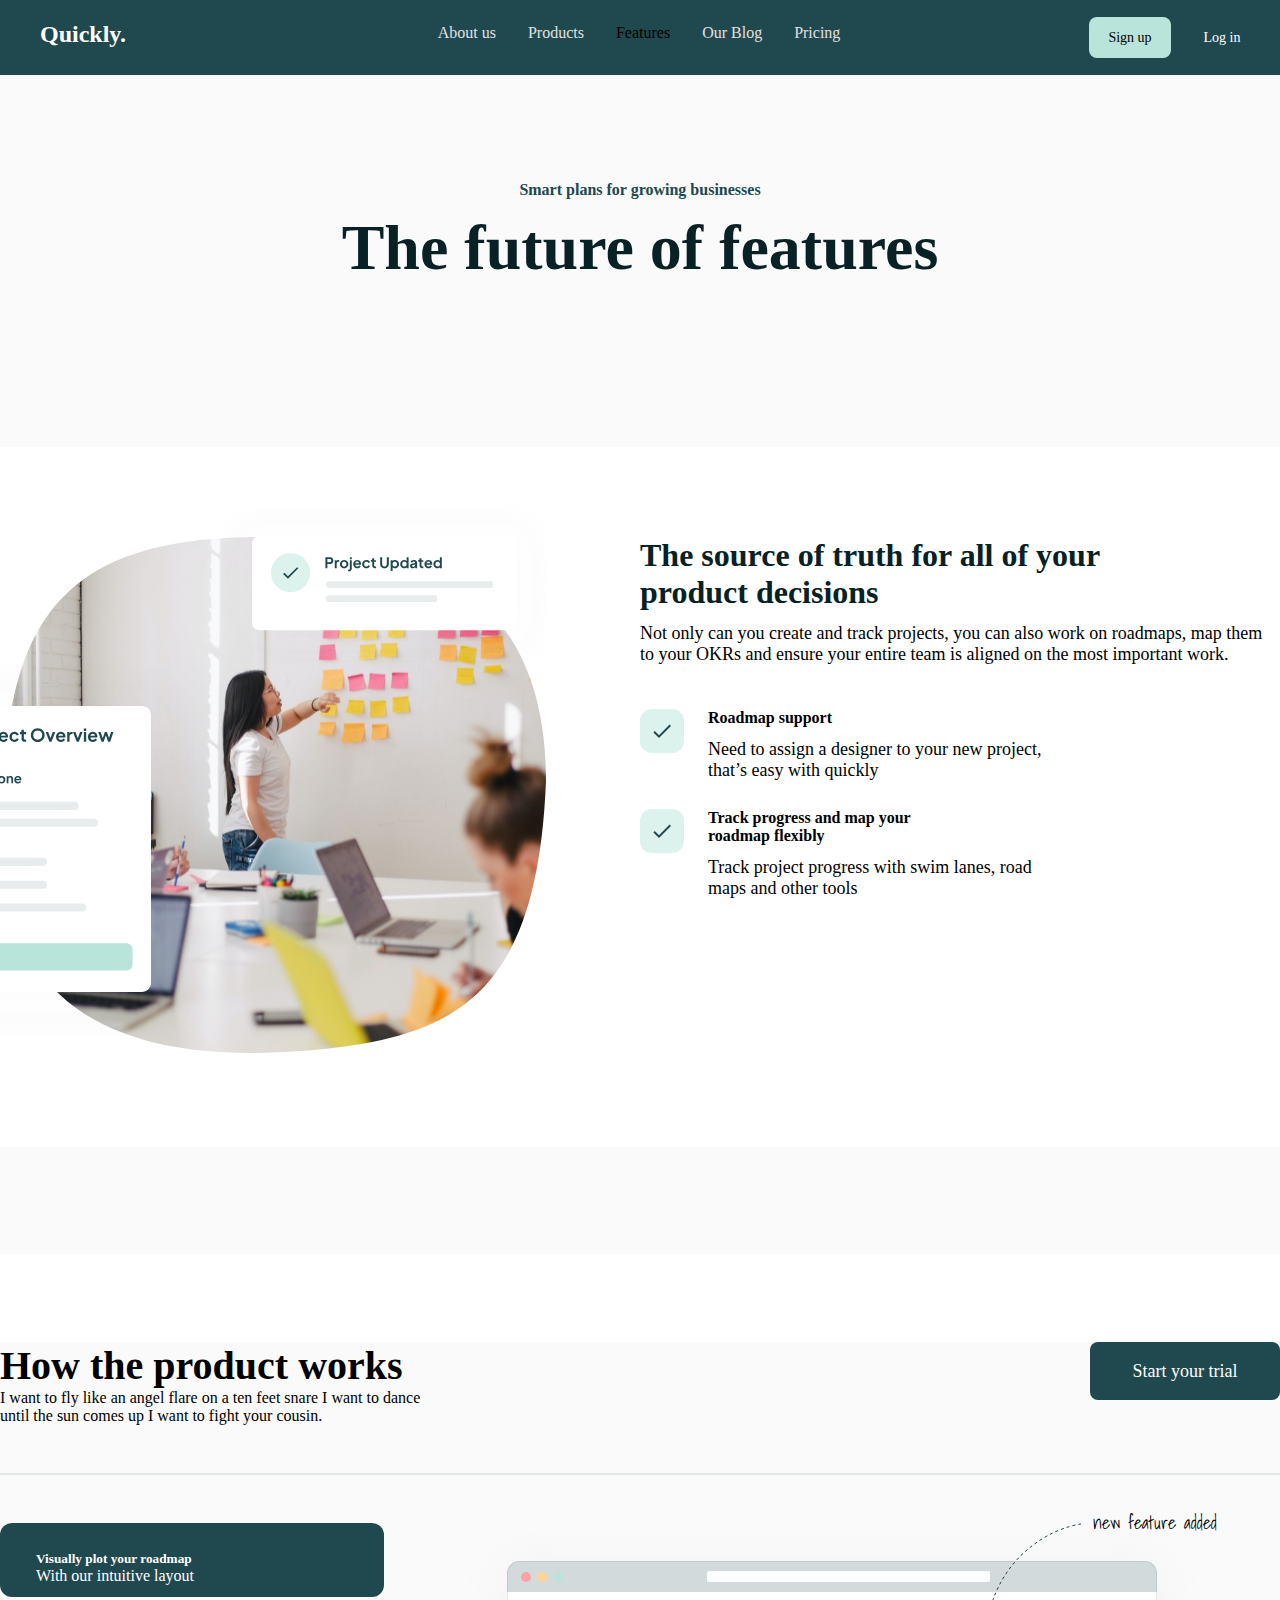
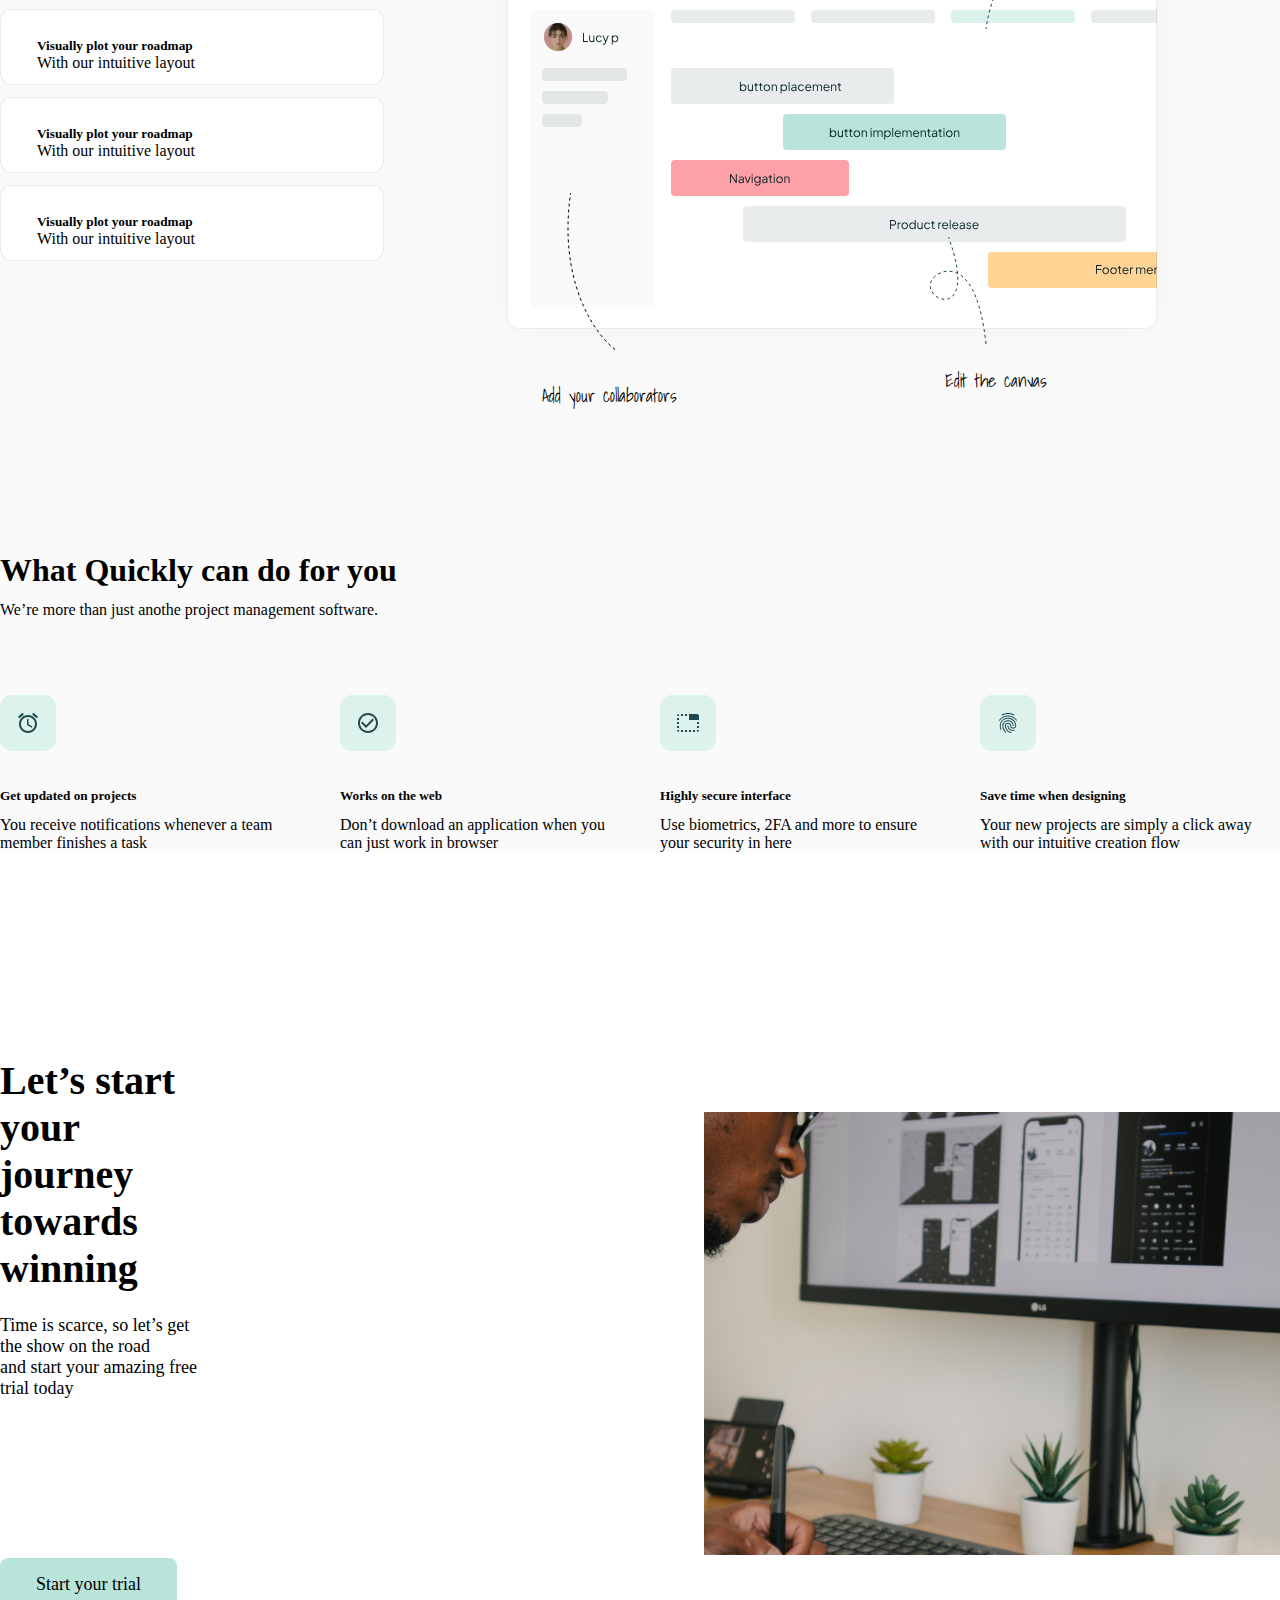
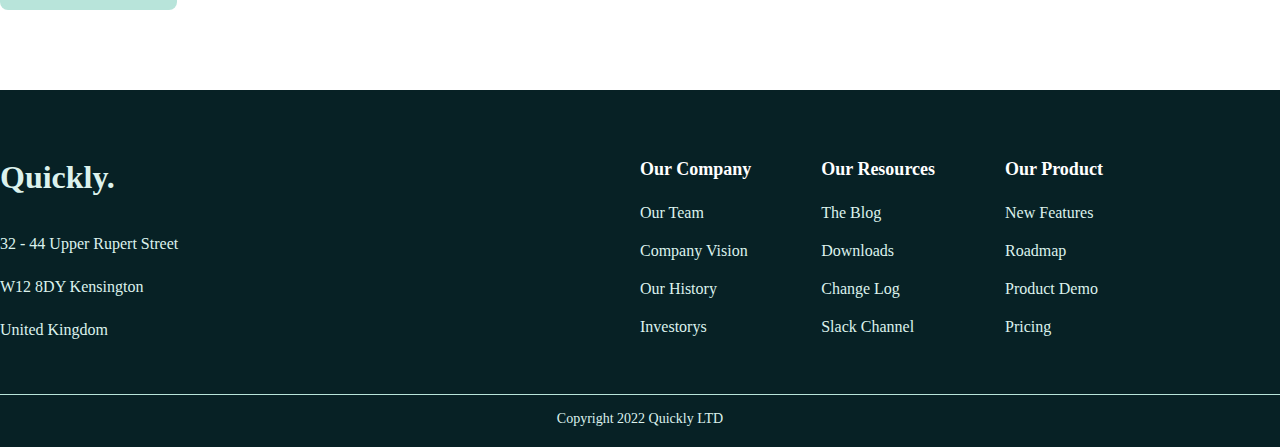
<file: features.html>
<!DOCTYPE html>
<html lang="en">
<head>
    <meta charset="UTF-8">
    <meta http-equiv="X-UA-Compatible" content="IE=edge">
    <meta name="viewport" content="width=device-width, initial-scale=1.0">
    <title>Document</title>
    <link href="https://cdn.jsdelivr.net/npm/bootstrap@5.2.3/dist/css/bootstrap.min.css" rel="stylesheet" integrity="sha384-rbsA2VBKQhggwzxH7pPCaAqO46MgnOM80zW1RWuH61DGLwZJEdK2Kadq2F9CUG65" crossorigin="anonymous">
    <link rel="stylesheet" href="css/features.css">
    <link rel="stylesheet" href="https://cdn.jsdelivr.net/npm/bootstrap-icons@1.10.3/font/bootstrap-icons.css">
    <link rel="stylesheet" href="https://cdnjs.cloudflare.com/ajax/libs/font-awesome/6.3.0/css/all.min.css" integrity="sha512-SzlrxWUlpfuzQ+pcUCosxcglQRNAq/DZjVsC0lE40xsADsfeQoEypE+enwcOiGjk/bSuGGKHEyjSoQ1zVisanQ==" crossorigin="anonymous" referrerpolicy="no-referrer" />
</head>
<body>

    <header>
        <i class="bi bi-list"></i>

        <nav>
            
            <h4><a href="index.html">Quickly.</a></h4>

            <ul class="nav-ul">
                <li><a href="aboutUs.html"> About us</a></li>
                <li><a href="#">Products</a></li>
                <li><a href="features.html"  class="activee">Features</a></li>
                <li><a href="#">Our Blog</a></li>
                <li><a href="pricing.html">Pricing</a></li>
            </ul>
            
            <div>
                <a href="signUp.html"><button> Sign up</button></a> 
                <a href="signIn.html"><button class="zed"> Log in </button></a> 
            </div>
        </nav>


        <div class="collor">

            <div class="container">
                <div class="row">

                    <div class="rand">
                        <h6>Smart plans for growing businesses</h6>
                        <h1>The future of features</h1>
                    </div>

                </div>
            </div>

        </div>

        <div class="divider"></div>

    </header>


    <div class="container">
        <div class="row">

            <div class="box">

                <div class="coll">
                    <div class="read pop">
                        <img src="svgs/bbl.svg">

                        <svg class="ui" width="326" height="157" viewBox="0 0 326 157" fill="none" xmlns="http://www.w3.org/2000/svg">
                            <g filter="url(#filter0_d_320_299)">
                            <g filter="url(#filter1_d_320_299)">
                            <rect x="31" y="30" width="264.26" height="94.2037" rx="7.34055" fill="white"/>
                            </g>
                            <circle cx="69.5379" cy="66.7027" r="19.5748" fill="#DCF2ED"/>
                            <g clip-path="url(#clip0_320_299)">
                            <path d="M66.9385 70.3165L63.3248 66.7028L62.0942 67.9247L66.9385 72.769L77.3376 62.3698L76.1157 61.1479L66.9385 70.3165Z" fill="#20484F"/>
                            </g>
                            <path d="M104.401 62.1279H106.398V58.0906H108.483C109.226 58.0906 109.882 57.9585 110.45 57.6942C111.018 57.4202 111.463 57.0238 111.786 56.5051C112.119 55.9863 112.285 55.3648 112.285 54.6406C112.285 53.8967 112.123 53.2703 111.801 52.7614C111.478 52.2524 111.027 51.8658 110.45 51.6016C109.882 51.3275 109.226 51.1905 108.483 51.1905H104.401V62.1279ZM106.398 56.3289V52.9522H108.512C109.05 52.9522 109.481 53.1039 109.804 53.4074C110.127 53.7108 110.288 54.1218 110.288 54.6406C110.288 55.1495 110.127 55.5606 109.804 55.8738C109.481 56.1772 109.05 56.3289 108.512 56.3289H106.398ZM113.76 62.1279H115.683V57.6796C115.683 57.0727 115.849 56.6029 116.182 56.2702C116.524 55.9276 116.965 55.7563 117.503 55.7563H118.193V54.0533H117.723C117.234 54.0533 116.803 54.1414 116.431 54.3176C116.06 54.4938 115.771 54.8118 115.565 55.2719V54.1414H113.76V62.1279ZM123.156 62.3041C123.929 62.3041 124.634 62.1279 125.27 61.7756C125.906 61.4134 126.415 60.9192 126.797 60.2928C127.178 59.6566 127.369 58.9372 127.369 58.1347C127.369 57.3321 127.178 56.6176 126.797 55.9912C126.425 55.3648 125.921 54.8706 125.285 54.5084C124.648 54.1463 123.939 53.9652 123.156 53.9652C122.363 53.9652 121.649 54.1463 121.012 54.5084C120.376 54.8706 119.867 55.3648 119.485 55.9912C119.114 56.6176 118.928 57.3321 118.928 58.1347C118.928 58.9372 119.114 59.6517 119.485 60.2781C119.867 60.9045 120.376 61.3988 121.012 61.7609C121.658 62.123 122.373 62.3041 123.156 62.3041ZM123.156 60.5424C122.725 60.5424 122.339 60.4396 121.996 60.2341C121.663 60.0285 121.399 59.7447 121.203 59.3826C121.017 59.0106 120.924 58.5947 120.924 58.1347C120.924 57.6747 121.017 57.2636 121.203 56.9015C121.399 56.5393 121.663 56.2555 121.996 56.05C122.339 55.8346 122.725 55.727 123.156 55.727C123.586 55.727 123.963 55.8346 124.286 56.05C124.619 56.2555 124.878 56.5393 125.064 56.9015C125.26 57.2636 125.358 57.6747 125.358 58.1347C125.358 58.5947 125.26 59.0106 125.064 59.3826C124.878 59.7447 124.619 60.0285 124.286 60.2341C123.963 60.4396 123.586 60.5424 123.156 60.5424ZM128.828 53.2459H130.751V51.1905H128.828V53.2459ZM127.727 65.3725C128.656 65.3725 129.39 65.1278 129.929 64.6384C130.477 64.149 130.751 63.4492 130.751 62.539V54.1414H128.828V62.539C128.828 62.9207 128.71 63.2045 128.475 63.3905C128.25 63.5863 127.932 63.6841 127.521 63.6841C127.335 63.6841 127.159 63.6694 126.993 63.6401V65.3137C127.081 65.3333 127.193 65.348 127.33 65.3578C127.467 65.3676 127.599 65.3725 127.727 65.3725ZM136.314 62.3041C137.127 62.3041 137.836 62.123 138.443 61.7609C139.06 61.389 139.49 60.9192 139.735 60.3515L138.179 59.5881C138.003 59.8915 137.758 60.1411 137.445 60.3368C137.141 60.5228 136.77 60.6158 136.329 60.6158C135.752 60.6158 135.267 60.4396 134.876 60.0873C134.484 59.7349 134.259 59.2651 134.2 58.6779H139.955C139.994 58.5702 140.019 58.4479 140.029 58.3108C140.048 58.164 140.058 58.0172 140.058 57.8704C140.058 57.1559 139.906 56.5051 139.603 55.9178C139.3 55.3306 138.859 54.8608 138.282 54.5084C137.704 54.1463 137 53.9652 136.168 53.9652C135.424 53.9652 134.748 54.1463 134.142 54.5084C133.545 54.8706 133.07 55.3648 132.718 55.9912C132.375 56.6078 132.204 57.3174 132.204 58.12C132.204 58.8932 132.375 59.5979 132.718 60.2341C133.06 60.8702 133.54 61.3743 134.156 61.7462C134.773 62.1181 135.492 62.3041 136.314 62.3041ZM136.168 55.5508C136.677 55.5508 137.097 55.7074 137.43 56.0206C137.773 56.324 137.964 56.7204 138.003 57.2098H134.244C134.352 56.6812 134.577 56.2751 134.92 55.9912C135.272 55.6976 135.688 55.5508 136.168 55.5508ZM145.362 62.3041C145.94 62.3041 146.473 62.2062 146.963 62.0105C147.452 61.8049 147.873 61.526 148.225 61.1737C148.578 60.8115 148.832 60.4053 148.989 59.9551L147.3 59.1917C147.144 59.6126 146.894 59.9453 146.552 60.19C146.219 60.4249 145.822 60.5424 145.362 60.5424C144.942 60.5424 144.565 60.4396 144.232 60.2341C143.909 60.0285 143.655 59.7447 143.469 59.3826C143.283 59.0106 143.19 58.5947 143.19 58.1347C143.19 57.6649 143.283 57.2489 143.469 56.8868C143.655 56.5246 143.909 56.2408 144.232 56.0353C144.565 55.8297 144.942 55.727 145.362 55.727C145.822 55.727 146.219 55.8493 146.552 56.094C146.894 56.3387 147.144 56.6617 147.3 57.063L148.989 56.3289C148.822 55.8591 148.563 55.448 148.211 55.0957C147.858 54.7336 147.437 54.4546 146.948 54.2589C146.459 54.0631 145.93 53.9652 145.362 53.9652C144.57 53.9652 143.855 54.1463 143.219 54.5084C142.593 54.8706 142.098 55.3648 141.736 55.9912C141.374 56.6176 141.193 57.3272 141.193 58.12C141.193 58.9128 141.374 59.6272 141.736 60.2634C142.098 60.8898 142.593 61.389 143.219 61.7609C143.855 62.123 144.57 62.3041 145.362 62.3041ZM154.089 62.216C154.412 62.216 154.73 62.1915 155.043 62.1426V60.4836C154.857 60.513 154.686 60.5277 154.529 60.5277C154.059 60.5277 153.717 60.42 153.502 60.2047C153.286 59.9894 153.179 59.6811 153.179 59.2798V55.8591H155.014V54.1414H153.179V52.321H151.255V52.9376C151.255 53.3291 151.148 53.6276 150.932 53.8331C150.717 54.0386 150.414 54.1414 150.022 54.1414H149.875V55.8591H151.255V59.3826C151.255 60.2732 151.5 60.9681 151.989 61.4673C152.489 61.9664 153.188 62.216 154.089 62.216ZM163.497 62.3041C164.338 62.3041 165.082 62.1279 165.728 61.7756C166.384 61.4232 166.898 60.9388 167.27 60.3222C167.642 59.7055 167.828 59.0057 167.828 58.2228V51.1905H165.831V58.12C165.831 58.58 165.728 58.9911 165.523 59.3532C165.327 59.7055 165.053 59.9845 164.701 60.19C164.358 60.3858 163.957 60.4836 163.497 60.4836C163.047 60.4836 162.645 60.3858 162.293 60.19C161.941 59.9845 161.662 59.7055 161.456 59.3532C161.26 58.9911 161.162 58.58 161.162 58.12V51.1905H159.166V58.2228C159.166 59.0057 159.352 59.7055 159.724 60.3222C160.096 60.9388 160.605 61.4232 161.251 61.7756C161.906 62.1279 162.655 62.3041 163.497 62.3041ZM169.66 65.0641H171.583V61.3645C171.876 61.6679 172.234 61.9028 172.654 62.0692C173.075 62.2258 173.53 62.3041 174.02 62.3041C174.793 62.3041 175.483 62.123 176.09 61.7609C176.697 61.389 177.176 60.8898 177.529 60.2634C177.881 59.6272 178.057 58.9177 178.057 58.1347C178.057 57.3517 177.881 56.647 177.529 56.0206C177.176 55.3844 176.697 54.8853 176.09 54.5231C175.483 54.1512 174.798 53.9652 174.034 53.9652C173.486 53.9652 172.992 54.0631 172.552 54.2589C172.111 54.4546 171.749 54.7287 171.465 55.081V54.1414H169.66V65.0641ZM173.8 60.5424C173.379 60.5424 172.997 60.4396 172.654 60.2341C172.322 60.0285 172.057 59.7447 171.862 59.3826C171.676 59.0204 171.583 58.6045 171.583 58.1347C171.583 57.6649 171.676 57.2489 171.862 56.8868C172.057 56.5246 172.322 56.2408 172.654 56.0353C172.997 55.8297 173.379 55.727 173.8 55.727C174.24 55.727 174.627 55.8346 174.959 56.05C175.302 56.2555 175.571 56.5393 175.767 56.9015C175.963 57.2636 176.06 57.6747 176.06 58.1347C176.06 58.5947 175.963 59.0106 175.767 59.3826C175.571 59.7447 175.302 60.0285 174.959 60.2341C174.627 60.4396 174.24 60.5424 173.8 60.5424ZM183.238 62.3041C183.756 62.3041 184.236 62.216 184.676 62.0398C185.117 61.8539 185.484 61.5896 185.778 61.2471V62.1279H187.598V51.1905H185.675V54.9489C185.078 54.2931 184.26 53.9652 183.223 53.9652C182.469 53.9652 181.784 54.1512 181.168 54.5231C180.561 54.8853 180.081 55.3844 179.729 56.0206C179.377 56.647 179.2 57.3517 179.2 58.1347C179.2 58.9177 179.377 59.6272 179.729 60.2634C180.081 60.8898 180.561 61.389 181.168 61.7609C181.774 62.123 182.464 62.3041 183.238 62.3041ZM183.443 60.5424C183.013 60.5424 182.626 60.4396 182.283 60.2341C181.941 60.0285 181.672 59.7447 181.476 59.3826C181.29 59.0106 181.197 58.5947 181.197 58.1347C181.197 57.6747 181.29 57.2636 181.476 56.9015C181.672 56.5393 181.941 56.2555 182.283 56.05C182.626 55.8346 183.013 55.727 183.443 55.727C183.874 55.727 184.256 55.8297 184.588 56.0353C184.931 56.2408 185.195 56.5246 185.381 56.8868C185.577 57.2489 185.675 57.6649 185.675 58.1347C185.675 58.6045 185.577 59.0204 185.381 59.3826C185.195 59.7447 184.931 60.0285 184.588 60.2341C184.256 60.4396 183.874 60.5424 183.443 60.5424ZM191.81 62.3041C192.847 62.3041 193.679 61.9615 194.305 61.2764V62.1279H196.126V56.8134C196.126 56.2555 195.984 55.7612 195.7 55.3306C195.416 54.8999 195.025 54.5672 194.526 54.3323C194.036 54.0876 193.464 53.9652 192.808 53.9652C192.005 53.9652 191.291 54.1561 190.664 54.5378C190.038 54.9195 189.607 55.4236 189.373 56.05L190.943 56.8134C191.09 56.4512 191.32 56.1625 191.633 55.9472C191.947 55.7221 192.314 55.6095 192.735 55.6095C193.175 55.6095 193.527 55.727 193.792 55.9619C194.066 56.187 194.203 56.4708 194.203 56.8134V57.0776L191.824 57.4593C190.885 57.6159 190.19 57.9145 189.74 58.3549C189.289 58.7953 189.064 59.3483 189.064 60.0139C189.064 60.7185 189.314 61.2764 189.813 61.6875C190.312 62.0986 190.978 62.3041 191.81 62.3041ZM191.061 59.9404C191.061 59.3826 191.438 59.0302 192.191 58.8834L194.203 58.5457V58.8687C194.203 59.4168 194.012 59.8817 193.63 60.2634C193.258 60.6451 192.769 60.836 192.162 60.836C191.839 60.836 191.575 60.7577 191.369 60.6011C191.164 60.4347 191.061 60.2145 191.061 59.9404ZM201.401 62.216C201.724 62.216 202.042 62.1915 202.355 62.1426V60.4836C202.169 60.513 201.998 60.5277 201.841 60.5277C201.372 60.5277 201.029 60.42 200.814 60.2047C200.598 59.9894 200.491 59.6811 200.491 59.2798V55.8591H202.326V54.1414H200.491V52.321H198.568V52.9376C198.568 53.3291 198.46 53.6276 198.245 53.8331C198.029 54.0386 197.726 54.1414 197.334 54.1414H197.187V55.8591H198.568V59.3826C198.568 60.2732 198.812 60.9681 199.302 61.4673C199.801 61.9664 200.501 62.216 201.401 62.216ZM207.541 62.3041C208.353 62.3041 209.063 62.123 209.669 61.7609C210.286 61.389 210.717 60.9192 210.961 60.3515L209.405 59.5881C209.229 59.8915 208.984 60.1411 208.671 60.3368C208.368 60.5228 207.996 60.6158 207.555 60.6158C206.978 60.6158 206.493 60.4396 206.102 60.0873C205.71 59.7349 205.485 59.2651 205.427 58.6779H211.182C211.221 58.5702 211.245 58.4479 211.255 58.3108C211.275 58.164 211.284 58.0172 211.284 57.8704C211.284 57.1559 211.133 56.5051 210.829 55.9178C210.526 55.3306 210.085 54.8608 209.508 54.5084C208.93 54.1463 208.226 53.9652 207.394 53.9652C206.65 53.9652 205.975 54.1463 205.368 54.5084C204.771 54.8706 204.296 55.3648 203.944 55.9912C203.601 56.6078 203.43 57.3174 203.43 58.12C203.43 58.8932 203.601 59.5979 203.944 60.2341C204.286 60.8702 204.766 61.3743 205.383 61.7462C205.999 62.1181 206.719 62.3041 207.541 62.3041ZM207.394 55.5508C207.903 55.5508 208.324 55.7074 208.656 56.0206C208.999 56.324 209.19 56.7204 209.229 57.2098H205.471C205.578 56.6812 205.803 56.2751 206.146 55.9912C206.498 55.6976 206.914 55.5508 207.394 55.5508ZM216.457 62.3041C216.975 62.3041 217.455 62.216 217.895 62.0398C218.336 61.8539 218.703 61.5896 218.996 61.2471V62.1279H220.817V51.1905H218.894V54.9489C218.297 54.2931 217.479 53.9652 216.442 53.9652C215.688 53.9652 215.003 54.1512 214.387 54.5231C213.78 54.8853 213.3 55.3844 212.948 56.0206C212.595 56.647 212.419 57.3517 212.419 58.1347C212.419 58.9177 212.595 59.6272 212.948 60.2634C213.3 60.8898 213.78 61.389 214.387 61.7609C214.993 62.123 215.683 62.3041 216.457 62.3041ZM216.662 60.5424C216.231 60.5424 215.845 60.4396 215.502 60.2341C215.16 60.0285 214.891 59.7447 214.695 59.3826C214.509 59.0106 214.416 58.5947 214.416 58.1347C214.416 57.6747 214.509 57.2636 214.695 56.9015C214.891 56.5393 215.16 56.2555 215.502 56.05C215.845 55.8346 216.231 55.727 216.662 55.727C217.093 55.727 217.474 55.8297 217.807 56.0353C218.15 56.2408 218.414 56.5246 218.6 56.8868C218.796 57.2489 218.894 57.6649 218.894 58.1347C218.894 58.6045 218.796 59.0204 218.6 59.3826C218.414 59.7447 218.15 60.0285 217.807 60.2341C217.474 60.4396 217.093 60.5424 216.662 60.5424Z" fill="#20484F"/>
                            <rect x="105.017" y="75.2666" width="166.997" height="6.72884" rx="3.36442" fill="#20484F" fill-opacity="0.1"/>
                            <rect x="105.017" y="89.3362" width="111.332" height="6.72884" rx="3.36442" fill="#20484F" fill-opacity="0.1"/>
                            </g>
                            <defs>
                            <filter id="filter0_d_320_299" x="0.384239" y="0.915027" width="325.491" height="155.435" filterUnits="userSpaceOnUse" color-interpolation-filters="sRGB">
                            <feFlood flood-opacity="0" result="BackgroundImageFix"/>
                            <feColorMatrix in="SourceAlpha" type="matrix" values="0 0 0 0 0 0 0 0 0 0 0 0 0 0 0 0 0 0 127 0" result="hardAlpha"/>
                            <feOffset dy="1.53079"/>
                            <feGaussianBlur stdDeviation="15.3079"/>
                            <feComposite in2="hardAlpha" operator="out"/>
                            <feColorMatrix type="matrix" values="0 0 0 0 0.741667 0 0 0 0 0.741667 0 0 0 0 0.741667 0 0 0 0.11 0"/>
                            <feBlend mode="normal" in2="BackgroundImageFix" result="effect1_dropShadow_320_299"/>
                            <feBlend mode="normal" in="SourceGraphic" in2="effect1_dropShadow_320_299" result="shape"/>
                            </filter>
                            <filter id="filter1_d_320_299" x="6.5315" y="7.97835" width="313.197" height="143.141" filterUnits="userSpaceOnUse" color-interpolation-filters="sRGB">
                            <feFlood flood-opacity="0" result="BackgroundImageFix"/>
                            <feColorMatrix in="SourceAlpha" type="matrix" values="0 0 0 0 0 0 0 0 0 0 0 0 0 0 0 0 0 0 127 0" result="hardAlpha"/>
                            <feOffset dy="2.44685"/>
                            <feGaussianBlur stdDeviation="12.2342"/>
                            <feComposite in2="hardAlpha" operator="out"/>
                            <feColorMatrix type="matrix" values="0 0 0 0 0.541667 0 0 0 0 0.541667 0 0 0 0 0.541667 0 0 0 0.04 0"/>
                            <feBlend mode="normal" in2="BackgroundImageFix" result="effect1_dropShadow_320_299"/>
                            <feBlend mode="normal" in="SourceGraphic" in2="effect1_dropShadow_320_299" result="shape"/>
                            </filter>
                            <clipPath id="clip0_320_299">
                            <rect width="20.7982" height="20.7982" fill="white" transform="translate(59.1389 56.3037)"/>
                            </clipPath>
                            </defs>
                            </svg>
                            
                            

                            <svg class="ui1" width="296" height="372" viewBox="0 0 296 372" fill="none" xmlns="http://www.w3.org/2000/svg">
                                <g filter="url(#filter0_d_320_309)">
                                <g filter="url(#filter1_d_320_309)">
                                <rect x="43" y="41" width="210" height="285.895" rx="8.8421" fill="white"/>
                                </g>
                                <rect x="65.842" y="278.263" width="168.737" height="27.2632" rx="5.89474" fill="#B8E4DA"/>
                                <circle cx="72.842" cy="219.684" r="7" fill="#DCF2ED"/>
                                <g clip-path="url(#clip0_320_309)">
                                <path d="M71.8288 221.093L70.4205 219.684L69.9409 220.16L71.8288 222.048L75.8814 217.996L75.4052 217.52L71.8288 221.093Z" fill="#20484F"/>
                                </g>
                                <circle cx="72.842" cy="196.842" r="7" fill="#DCF2ED"/>
                                <g clip-path="url(#clip1_320_309)">
                                <path d="M71.8288 198.25L70.4205 196.842L69.9409 197.318L71.8288 199.206L75.8814 195.153L75.4052 194.677L71.8288 198.25Z" fill="#20484F"/>
                                </g>
                                <circle cx="72.842" cy="242.526" r="7" fill="#DCF2ED"/>
                                <g clip-path="url(#clip2_320_309)">
                                <path d="M71.8288 243.934L70.4205 242.526L69.9409 243.002L71.8288 244.89L75.8814 240.837L75.4052 240.361L71.8288 243.934Z" fill="#20484F"/>
                                </g>
                                <rect x="65.842" y="136.789" width="114.947" height="8.10526" rx="4.05263" fill="#20484F" fill-opacity="0.1"/>
                                <rect x="65.842" y="153.737" width="134.105" height="8.10526" rx="4.05263" fill="#20484F" fill-opacity="0.1"/>
                                <rect x="90.1584" y="215.631" width="58.9474" height="8.10526" rx="4.05263" fill="#20484F" fill-opacity="0.1"/>
                                <rect x="90.1584" y="238.474" width="98" height="8.10526" rx="4.05263" fill="#20484F" fill-opacity="0.1"/>
                                <rect x="90.1584" y="192.789" width="58.9474" height="8.10526" rx="4.05263" fill="#20484F" fill-opacity="0.1"/>
                                <path d="M70.325 118.528C71.0058 118.528 71.6027 118.404 72.1155 118.156C72.6284 117.909 73.0307 117.568 73.3225 117.135C73.6143 116.702 73.7601 116.202 73.7601 115.636C73.7601 114.319 72.9732 113.408 71.3993 112.904L69.5823 112.334C69.2286 112.219 68.9589 112.06 68.7732 111.856C68.5964 111.644 68.5079 111.401 68.5079 111.127C68.5079 110.764 68.645 110.473 68.9191 110.251C69.202 110.022 69.5734 109.907 70.0332 109.907C70.546 109.907 70.997 110.044 71.386 110.318C71.7751 110.583 72.0669 110.963 72.2614 111.458L73.7469 110.795C73.4816 110.053 73.0174 109.456 72.3543 109.005C71.6999 108.554 70.9263 108.328 70.0332 108.328C69.3877 108.328 68.813 108.452 68.309 108.7C67.8138 108.938 67.4248 109.274 67.1418 109.708C66.8677 110.141 66.7307 110.641 66.7307 111.206C66.7307 111.852 66.9252 112.413 67.3143 112.891C67.7033 113.359 68.2825 113.718 69.0517 113.965L70.9484 114.575C71.2932 114.69 71.5496 114.841 71.7176 115.026C71.8945 115.212 71.9829 115.451 71.9829 115.742C71.9829 116.105 71.837 116.397 71.5452 116.618C71.2623 116.839 70.8865 116.949 70.4178 116.949C69.8519 116.949 69.3435 116.79 68.8926 116.472C68.4416 116.145 68.0968 115.698 67.858 115.132L66.3593 115.782C66.5361 116.33 66.8147 116.812 67.1949 117.228C67.5839 117.635 68.0437 117.953 68.5743 118.183C69.1136 118.413 69.6972 118.528 70.325 118.528ZM78.5277 118.448C78.8195 118.448 79.1069 118.426 79.3898 118.382V116.883C79.2218 116.91 79.0671 116.923 78.9256 116.923C78.5012 116.923 78.1917 116.826 77.9972 116.631C77.8027 116.437 77.7054 116.158 77.7054 115.795V112.705H79.3633V111.153H77.7054V109.509H75.9679V110.066C75.9679 110.419 75.8707 110.689 75.6762 110.875C75.4816 111.061 75.2075 111.153 74.8538 111.153H74.7212V112.705H75.9679V115.888C75.9679 116.693 76.189 117.321 76.6311 117.772C77.082 118.223 77.7143 118.448 78.5277 118.448ZM84.0744 118.528C84.8083 118.528 85.4494 118.364 85.9976 118.037C86.5546 117.701 86.9437 117.277 87.1647 116.764L85.7588 116.074C85.5997 116.348 85.3786 116.574 85.0957 116.75C84.8216 116.918 84.4856 117.002 84.0877 117.002C83.566 117.002 83.1283 116.843 82.7746 116.525C82.421 116.207 82.2176 115.782 82.1645 115.252H87.3637C87.3991 115.154 87.4212 115.044 87.43 114.92C87.4477 114.787 87.4565 114.655 87.4565 114.522C87.4565 113.877 87.3195 113.289 87.0454 112.758C86.7713 112.228 86.3734 111.803 85.8517 111.485C85.33 111.158 84.6934 110.994 83.9418 110.994C83.2698 110.994 82.6597 111.158 82.1115 111.485C81.5721 111.812 81.1433 112.259 80.825 112.825C80.5155 113.382 80.3607 114.023 80.3607 114.748C80.3607 115.446 80.5155 116.083 80.825 116.658C81.1344 117.232 81.5677 117.688 82.1247 118.024C82.6818 118.36 83.3317 118.528 84.0744 118.528ZM83.9418 112.427C84.4016 112.427 84.7818 112.568 85.0824 112.851C85.3919 113.125 85.5643 113.483 85.5997 113.925H82.2043C82.3016 113.448 82.505 113.081 82.8144 112.825C83.1327 112.559 83.5085 112.427 83.9418 112.427ZM88.7736 121.021H90.5111V117.679C90.7764 117.953 91.0991 118.165 91.4793 118.315C91.8595 118.457 92.2707 118.528 92.7128 118.528C93.4113 118.528 94.0347 118.364 94.5829 118.037C95.1311 117.701 95.5644 117.25 95.8827 116.684C96.201 116.109 96.3602 115.468 96.3602 114.761C96.3602 114.054 96.201 113.417 95.8827 112.851C95.5644 112.276 95.1311 111.825 94.5829 111.498C94.0347 111.162 93.4157 110.994 92.726 110.994C92.2309 110.994 91.7844 111.083 91.3865 111.259C90.9886 111.436 90.6614 111.684 90.405 112.002V111.153H88.7736V121.021ZM92.5138 116.936C92.1336 116.936 91.7888 116.843 91.4793 116.658C91.1787 116.472 90.9399 116.215 90.7631 115.888C90.5951 115.561 90.5111 115.185 90.5111 114.761C90.5111 114.337 90.5951 113.961 90.7631 113.634C90.9399 113.306 91.1787 113.05 91.4793 112.864C91.7888 112.679 92.1336 112.586 92.5138 112.586C92.9117 112.586 93.261 112.683 93.5616 112.878C93.8711 113.063 94.1143 113.32 94.2911 113.647C94.4679 113.974 94.5564 114.345 94.5564 114.761C94.5564 115.177 94.4679 115.552 94.2911 115.888C94.1143 116.215 93.8711 116.472 93.5616 116.658C93.261 116.843 92.9117 116.936 92.5138 116.936ZM103.57 118.528C104.269 118.528 104.905 118.369 105.48 118.05C106.055 117.723 106.515 117.277 106.859 116.711C107.204 116.136 107.377 115.486 107.377 114.761C107.377 114.036 107.204 113.39 106.859 112.825C106.523 112.259 106.068 111.812 105.493 111.485C104.919 111.158 104.277 110.994 103.57 110.994C102.854 110.994 102.208 111.158 101.634 111.485C101.059 111.812 100.599 112.259 100.254 112.825C99.9183 113.39 99.7503 114.036 99.7503 114.761C99.7503 115.486 99.9183 116.131 100.254 116.697C100.599 117.263 101.059 117.71 101.634 118.037C102.217 118.364 102.863 118.528 103.57 118.528ZM103.57 116.936C103.181 116.936 102.832 116.843 102.522 116.658C102.222 116.472 101.983 116.215 101.806 115.888C101.638 115.552 101.554 115.177 101.554 114.761C101.554 114.345 101.638 113.974 101.806 113.647C101.983 113.32 102.222 113.063 102.522 112.878C102.832 112.683 103.181 112.586 103.57 112.586C103.959 112.586 104.3 112.683 104.591 112.878C104.892 113.063 105.126 113.32 105.294 113.647C105.471 113.974 105.56 114.345 105.56 114.761C105.56 115.177 105.471 115.552 105.294 115.888C105.126 116.215 104.892 116.472 104.591 116.658C104.3 116.843 103.959 116.936 103.57 116.936ZM108.694 118.369H110.432V114.138C110.432 113.669 110.564 113.293 110.83 113.01C111.104 112.727 111.457 112.586 111.891 112.586C112.324 112.586 112.673 112.727 112.938 113.01C113.213 113.284 113.35 113.66 113.35 114.138V118.369H115.087V113.726C115.087 113.187 114.972 112.714 114.742 112.307C114.512 111.892 114.19 111.569 113.774 111.339C113.367 111.109 112.899 110.994 112.368 110.994C111.917 110.994 111.51 111.083 111.148 111.259C110.794 111.436 110.52 111.697 110.326 112.042V111.153H108.694V118.369ZM119.978 118.528C120.712 118.528 121.353 118.364 121.901 118.037C122.458 117.701 122.847 117.277 123.069 116.764L121.663 116.074C121.503 116.348 121.282 116.574 120.999 116.75C120.725 116.918 120.389 117.002 119.991 117.002C119.47 117.002 119.032 116.843 118.678 116.525C118.325 116.207 118.121 115.782 118.068 115.252H123.267C123.303 115.154 123.325 115.044 123.334 114.92C123.351 114.787 123.36 114.655 123.36 114.522C123.36 113.877 123.223 113.289 122.949 112.758C122.675 112.228 122.277 111.803 121.755 111.485C121.234 111.158 120.597 110.994 119.846 110.994C119.174 110.994 118.563 111.158 118.015 111.485C117.476 111.812 117.047 112.259 116.729 112.825C116.419 113.382 116.265 114.023 116.265 114.748C116.265 115.446 116.419 116.083 116.729 116.658C117.038 117.232 117.471 117.688 118.029 118.024C118.586 118.36 119.235 118.528 119.978 118.528ZM119.846 112.427C120.305 112.427 120.686 112.568 120.986 112.851C121.296 113.125 121.468 113.483 121.503 113.925H118.108C118.205 113.448 118.409 113.081 118.718 112.825C119.037 112.559 119.412 112.427 119.846 112.427Z" fill="#20484F"/>
                                <path d="M67.1153 76.6842H69.5204V71.821H72.0315C72.9275 71.821 73.7174 71.6619 74.4012 71.3436C75.085 71.0135 75.6214 70.536 76.0105 69.9112C76.4113 69.2863 76.6117 68.5377 76.6117 67.6653C76.6117 66.7693 76.4172 66.0147 76.0281 65.4017C75.6391 64.7886 75.0968 64.3229 74.4012 64.0046C73.7174 63.6745 72.9275 63.5095 72.0315 63.5095H67.1153V76.6842ZM69.5204 69.6989V65.6316H72.0669C72.7153 65.6316 73.234 65.8143 73.6231 66.1798C74.0121 66.5453 74.2067 67.0404 74.2067 67.6653C74.2067 68.2783 74.0121 68.7735 73.6231 69.1507C73.234 69.5162 72.7153 69.6989 72.0669 69.6989H69.5204ZM78.3879 76.6842H80.7045V71.3259C80.7045 70.5949 80.9049 70.029 81.3058 69.6282C81.7184 69.2156 82.2489 69.0093 82.8974 69.0093H83.7285V66.9579H83.1626C82.5731 66.9579 82.0544 67.064 81.6064 67.2762C81.1584 67.4884 80.8106 67.8716 80.563 68.4257V67.064H78.3879V76.6842ZM89.7062 76.8964C90.6376 76.8964 91.4864 76.6842 92.2527 76.2598C93.019 75.8236 93.6321 75.2282 94.0919 74.4737C94.5517 73.7074 94.7816 72.8408 94.7816 71.8741C94.7816 70.9074 94.5517 70.0467 94.0919 69.2922C93.6439 68.5377 93.0367 67.9423 92.2704 67.5061C91.5041 67.0699 90.6493 66.8518 89.7062 66.8518C88.7512 66.8518 87.8906 67.0699 87.1243 67.5061C86.358 67.9423 85.7449 68.5377 85.2851 69.2922C84.8371 70.0467 84.6131 70.9074 84.6131 71.8741C84.6131 72.8408 84.8371 73.7015 85.2851 74.456C85.7449 75.2105 86.358 75.8059 87.1243 76.2421C87.9024 76.6783 88.763 76.8964 89.7062 76.8964ZM89.7062 74.7743C89.1875 74.7743 88.7218 74.6505 88.3091 74.4029C87.9083 74.1554 87.59 73.8135 87.3542 73.3773C87.1302 72.9293 87.0182 72.4282 87.0182 71.8741C87.0182 71.32 87.1302 70.8248 87.3542 70.3886C87.59 69.9524 87.9083 69.6105 88.3091 69.3629C88.7218 69.1036 89.1875 68.9739 89.7062 68.9739C90.2249 68.9739 90.6788 69.1036 91.0679 69.3629C91.4687 69.6105 91.7811 69.9524 92.0051 70.3886C92.2409 70.8248 92.3588 71.32 92.3588 71.8741C92.3588 72.4282 92.2409 72.9293 92.0051 73.3773C91.7811 73.8135 91.4687 74.1554 91.0679 74.4029C90.6788 74.6505 90.2249 74.7743 89.7062 74.7743ZM96.5384 65.9853H98.855V63.5095H96.5384V65.9853ZM95.2121 80.5924C96.3321 80.5924 97.2163 80.2977 97.8647 79.7082C98.5249 79.1187 98.855 78.2758 98.855 77.1794V67.064H96.5384V77.1794C96.5384 77.6392 96.3969 77.981 96.114 78.205C95.8428 78.4408 95.4596 78.5587 94.9645 78.5587C94.7405 78.5587 94.5283 78.541 94.3278 78.5057V80.5217C94.434 80.5453 94.5695 80.5629 94.7346 80.5747C94.8996 80.5865 95.0588 80.5924 95.2121 80.5924ZM105.556 76.8964C106.535 76.8964 107.39 76.6783 108.121 76.2421C108.863 75.7941 109.382 75.2282 109.677 74.5444L107.802 73.6248C107.59 73.9903 107.295 74.2909 106.918 74.5267C106.553 74.7507 106.105 74.8627 105.574 74.8627C104.879 74.8627 104.295 74.6505 103.823 74.2261C103.352 73.8017 103.081 73.2358 103.01 72.5284H109.942C109.989 72.3987 110.019 72.2514 110.031 72.0863C110.054 71.9095 110.066 71.7326 110.066 71.5558C110.066 70.6952 109.883 69.9112 109.518 69.2038C109.152 68.4964 108.622 67.9305 107.926 67.5061C107.231 67.0699 106.382 66.8518 105.38 66.8518C104.484 66.8518 103.67 67.0699 102.939 67.5061C102.22 67.9423 101.648 68.5377 101.224 69.2922C100.811 70.0349 100.605 70.8897 100.605 71.8564C100.605 72.7878 100.811 73.6366 101.224 74.4029C101.636 75.1693 102.214 75.7764 102.957 76.2244C103.7 76.6724 104.566 76.8964 105.556 76.8964ZM105.38 68.7617C105.993 68.7617 106.5 68.9503 106.9 69.3276C107.313 69.693 107.543 70.1705 107.59 70.76H103.063C103.193 70.1234 103.464 69.6341 103.876 69.2922C104.301 68.9385 104.802 68.7617 105.38 68.7617ZM116.455 76.8964C117.151 76.8964 117.793 76.7785 118.383 76.5427C118.972 76.2952 119.479 75.9592 119.904 75.5347C120.328 75.0985 120.635 74.6093 120.823 74.0669L118.79 73.1474C118.601 73.6543 118.3 74.0552 117.888 74.3499C117.487 74.6328 117.009 74.7743 116.455 74.7743C115.948 74.7743 115.495 74.6505 115.094 74.4029C114.705 74.1554 114.398 73.8135 114.174 73.3773C113.95 72.9293 113.838 72.4282 113.838 71.8741C113.838 71.3082 113.95 70.8072 114.174 70.3709C114.398 69.9347 114.705 69.5928 115.094 69.3453C115.495 69.0977 115.948 68.9739 116.455 68.9739C117.009 68.9739 117.487 69.1213 117.888 69.416C118.3 69.7107 118.601 70.0998 118.79 70.5832L120.823 69.6989C120.623 69.133 120.311 68.6379 119.886 68.2135C119.462 67.7773 118.955 67.4413 118.365 67.2055C117.776 66.9697 117.139 66.8518 116.455 66.8518C115.5 66.8518 114.64 67.0699 113.873 67.5061C113.119 67.9423 112.524 68.5377 112.087 69.2922C111.651 70.0467 111.433 70.9015 111.433 71.8564C111.433 72.8114 111.651 73.672 112.087 74.4383C112.524 75.1928 113.119 75.7941 113.873 76.2421C114.64 76.6783 115.5 76.8964 116.455 76.8964ZM126.967 76.7903C127.356 76.7903 127.739 76.7608 128.116 76.7019V74.7036C127.892 74.7389 127.686 74.7566 127.497 74.7566C126.931 74.7566 126.519 74.6269 126.259 74.3676C126 74.1082 125.87 73.7368 125.87 73.2535V69.133H128.081V67.064H125.87V64.8712H123.554V65.6139C123.554 66.0855 123.424 66.445 123.165 66.6926C122.905 66.9402 122.54 67.064 122.068 67.064H121.891V69.133H123.554V73.3773C123.554 74.4501 123.849 75.2872 124.438 75.8884C125.039 76.4897 125.882 76.7903 126.967 76.7903ZM139.714 76.8964C140.692 76.8964 141.6 76.7255 142.437 76.3836C143.274 76.0417 144.005 75.5642 144.63 74.9512C145.255 74.3381 145.738 73.6189 146.08 72.7937C146.434 71.9566 146.611 71.0547 146.611 70.088C146.611 69.1095 146.434 68.2076 146.08 67.3823C145.738 66.557 145.255 65.8438 144.63 65.2425C144.005 64.6295 143.274 64.152 142.437 63.8101C141.6 63.4682 140.692 63.2973 139.714 63.2973C138.735 63.2973 137.828 63.4682 136.991 63.8101C136.154 64.152 135.423 64.6295 134.798 65.2425C134.185 65.8438 133.701 66.557 133.348 67.3823C133.006 68.2076 132.835 69.1095 132.835 70.088C132.835 71.0547 133.006 71.9566 133.348 72.7937C133.701 73.6189 134.191 74.3381 134.815 74.9512C135.44 75.5642 136.171 76.0417 137.008 76.3836C137.845 76.7255 138.747 76.8964 139.714 76.8964ZM139.714 74.7036C138.865 74.7036 138.099 74.5032 137.415 74.1023C136.743 73.7015 136.212 73.1533 135.823 72.4577C135.434 71.7621 135.24 70.9722 135.24 70.088C135.24 69.2038 135.434 68.4198 135.823 67.736C136.212 67.0404 136.743 66.4922 137.415 66.0914C138.099 65.6905 138.865 65.4901 139.714 65.4901C140.575 65.4901 141.341 65.6905 142.013 66.0914C142.685 66.4922 143.215 67.0404 143.604 67.736C143.994 68.4198 144.188 69.2038 144.188 70.088C144.188 70.9722 143.994 71.7621 143.604 72.4577C143.215 73.1533 142.685 73.7015 142.013 74.1023C141.341 74.5032 140.575 74.7036 139.714 74.7036ZM151.455 76.6842H153.506L157.291 67.064H154.762L152.481 73.3419L150.199 67.064H147.671L151.455 76.6842ZM162.961 76.8964C163.94 76.8964 164.794 76.6783 165.525 76.2421C166.268 75.7941 166.787 75.2282 167.082 74.5444L165.207 73.6248C164.995 73.9903 164.7 74.2909 164.323 74.5267C163.957 74.7507 163.509 74.8627 162.979 74.8627C162.283 74.8627 161.7 74.6505 161.228 74.2261C160.756 73.8017 160.485 73.2358 160.415 72.5284H167.347C167.394 72.3987 167.423 72.2514 167.435 72.0863C167.459 71.9095 167.471 71.7326 167.471 71.5558C167.471 70.6952 167.288 69.9112 166.922 69.2038C166.557 68.4964 166.026 67.9305 165.331 67.5061C164.635 67.0699 163.786 66.8518 162.784 66.8518C161.888 66.8518 161.075 67.0699 160.344 67.5061C159.625 67.9423 159.053 68.5377 158.628 69.2922C158.216 70.0349 158.01 70.8897 158.01 71.8564C158.01 72.7878 158.216 73.6366 158.628 74.4029C159.041 75.1693 159.619 75.7764 160.362 76.2244C161.104 76.6724 161.971 76.8964 162.961 76.8964ZM162.784 68.7617C163.397 68.7617 163.904 68.9503 164.305 69.3276C164.718 69.693 164.948 70.1705 164.995 70.76H160.468C160.597 70.1234 160.868 69.6341 161.281 69.2922C161.706 68.9385 162.207 68.7617 162.784 68.7617ZM169.227 76.6842H171.543V71.3259C171.543 70.5949 171.744 70.029 172.145 69.6282C172.557 69.2156 173.088 69.0093 173.736 69.0093H174.567V66.9579H174.001C173.412 66.9579 172.893 67.064 172.445 67.2762C171.997 67.4884 171.649 67.8716 171.402 68.4257V67.064H169.227V76.6842ZM178.741 76.6842H180.793L184.577 67.064H182.048L179.767 73.3419L177.486 67.064H174.957L178.741 76.6842ZM185.857 65.9853H188.174V63.5095H185.857V65.9853ZM185.857 76.6842H188.174V67.064H185.857V76.6842ZM194.876 76.8964C195.854 76.8964 196.709 76.6783 197.44 76.2421C198.183 75.7941 198.701 75.2282 198.996 74.5444L197.121 73.6248C196.909 73.9903 196.615 74.2909 196.237 74.5267C195.872 74.7507 195.424 74.8627 194.893 74.8627C194.198 74.8627 193.614 74.6505 193.143 74.2261C192.671 73.8017 192.4 73.2358 192.329 72.5284H199.261C199.308 72.3987 199.338 72.2514 199.35 72.0863C199.373 71.9095 199.385 71.7326 199.385 71.5558C199.385 70.6952 199.202 69.9112 198.837 69.2038C198.471 68.4964 197.941 67.9305 197.245 67.5061C196.55 67.0699 195.701 66.8518 194.699 66.8518C193.803 66.8518 192.989 67.0699 192.258 67.5061C191.539 67.9423 190.967 68.5377 190.543 69.2922C190.13 70.0349 189.924 70.8897 189.924 71.8564C189.924 72.7878 190.13 73.6366 190.543 74.4029C190.956 75.1693 191.533 75.7764 192.276 76.2244C193.019 76.6724 193.885 76.8964 194.876 76.8964ZM194.699 68.7617C195.312 68.7617 195.819 68.9503 196.22 69.3276C196.632 69.693 196.862 70.1705 196.909 70.76H192.382C192.512 70.1234 192.783 69.6341 193.196 69.2922C193.62 68.9385 194.121 68.7617 194.699 68.7617ZM203.564 76.6842H205.615L207.879 70.1941L210.107 76.6842H212.176L215.483 67.064H213.043L211.027 73.112L208.905 67.064H206.853L204.713 73.1297L202.697 67.064H200.257L203.564 76.6842Z" fill="#20484F"/>
                                </g>
                                <defs>
                                <filter id="filter0_d_320_309" x="0.329144" y="0.462686" width="295.342" height="371.236" filterUnits="userSpaceOnUse" color-interpolation-filters="sRGB">
                                <feFlood flood-opacity="0" result="BackgroundImageFix"/>
                                <feColorMatrix in="SourceAlpha" type="matrix" values="0 0 0 0 0 0 0 0 0 0 0 0 0 0 0 0 0 0 127 0" result="hardAlpha"/>
                                <feOffset dy="2.13354"/>
                                <feGaussianBlur stdDeviation="21.3354"/>
                                <feComposite in2="hardAlpha" operator="out"/>
                                <feColorMatrix type="matrix" values="0 0 0 0 0.741667 0 0 0 0 0.741667 0 0 0 0 0.741667 0 0 0 0.11 0"/>
                                <feBlend mode="normal" in2="BackgroundImageFix" result="effect1_dropShadow_320_309"/>
                                <feBlend mode="normal" in="SourceGraphic" in2="effect1_dropShadow_320_309" result="shape"/>
                                </filter>
                                <filter id="filter1_d_320_309" x="13.5263" y="14.4737" width="268.947" height="344.842" filterUnits="userSpaceOnUse" color-interpolation-filters="sRGB">
                                <feFlood flood-opacity="0" result="BackgroundImageFix"/>
                                <feColorMatrix in="SourceAlpha" type="matrix" values="0 0 0 0 0 0 0 0 0 0 0 0 0 0 0 0 0 0 127 0" result="hardAlpha"/>
                                <feOffset dy="2.94737"/>
                                <feGaussianBlur stdDeviation="14.7368"/>
                                <feComposite in2="hardAlpha" operator="out"/>
                                <feColorMatrix type="matrix" values="0 0 0 0 0.541667 0 0 0 0 0.541667 0 0 0 0 0.541667 0 0 0 0.04 0"/>
                                <feBlend mode="normal" in2="BackgroundImageFix" result="effect1_dropShadow_320_309"/>
                                <feBlend mode="normal" in="SourceGraphic" in2="effect1_dropShadow_320_309" result="shape"/>
                                </filter>
                                <clipPath id="clip0_320_309">
                                <rect width="8.10526" height="8.10526" fill="white" transform="translate(68.7893 215.632)"/>
                                </clipPath>
                                <clipPath id="clip1_320_309">
                                <rect width="8.10526" height="8.10526" fill="white" transform="translate(68.7893 192.789)"/>
                                </clipPath>
                                <clipPath id="clip2_320_309">
                                <rect width="8.10526" height="8.10526" fill="white" transform="translate(68.7893 238.473)"/>
                                </clipPath>
                                </defs>
                                </svg>
                                
                            
                    </div>
                </div>

                <div class="coll">
                    <div class="read">
                        <h3>The source of truth for all of your<br>
                            product decisions</h3>
                        <p>Not only can you create and track projects, you can also 
                            work on roadmaps, map them to your OKRs and ensure your
                            entire team is aligned on the most important work.</p>

                            <div class="no">

                            <svg width="44" height="44" viewBox="0 0 44 44" fill="none" xmlns="http://www.w3.org/2000/svg">
                                <rect width="44" height="44" rx="12" fill="#DCF2ED"/>
                                <g clip-path="url(#clip0_320_337)">
                                <path d="M18.9999 26.17L14.8299 22L13.4099 23.41L18.9999 29L30.9999 17L29.5899 15.59L18.9999 26.17Z" fill="#20484F"/>
                                </g>
                                <defs>
                                <clipPath id="clip0_320_337">
                                <rect width="24" height="24" fill="white" transform="translate(10 10)"/>
                                </clipPath>
                                </defs>
                                </svg>

                            <div>
                                <h4>Roadmap support</h4>
                                <p>Need to assign a designer to your new project,<br> that’s easy with quickly</p>
                            </div>
                        </div>

                        <div class="no noo">

                            <svg width="44" height="44" viewBox="0 0 44 44" fill="none" xmlns="http://www.w3.org/2000/svg">
                                <rect width="44" height="44" rx="12" fill="#DCF2ED"/>
                                <g clip-path="url(#clip0_320_337)">
                                <path d="M18.9999 26.17L14.8299 22L13.4099 23.41L18.9999 29L30.9999 17L29.5899 15.59L18.9999 26.17Z" fill="#20484F"/>
                                </g>
                                <defs>
                                <clipPath id="clip0_320_337">
                                <rect width="24" height="24" fill="white" transform="translate(10 10)"/>
                                </clipPath>
                                </defs>
                                </svg>

                            <div>
                                <h4>Track progress and map your<br> roadmap flexibly</h4>
                                <p>Track project progress with swim lanes, road<br> maps and other tools</p>
                            </div>
                        </div>
                            
                    </div>
                </div>

            </div>

        </div>
    </div>

    <div class="divider rot">

    </div>

    <div class="collor">

        <div class="container">
            <div class="row">

                <div class="text">
                    <div>
                        <h2>How the product works</h2>
                        <p>I want to fly like an angel flare on a ten feet snare I want to dance<br> until the sun comes up I want to fight your cousin.</p>
                    </div>
                    <button>Start your trial</button>
               </div>

                <div class="box1">

                    <div class="coll1">
                        <div class="read1">
                            <div class="butt active">
                                <h5>Visually plot your roadmap</h5>
                                <p>With our intuitive layout</p>
                            </div>

                            <div class="butt">
                                <h5>Visually plot your roadmap</h5>
                                <p>With our intuitive layout</p>
                            </div>

                            <div class="butt">
                                <h5>Visually plot your roadmap</h5>
                                <p>With our intuitive layout</p>
                            </div>

                            <div class="butt">
                                <h5>Visually plot your roadmap</h5>
                                <p>With our intuitive layout</p>
                            </div>
                        </div>
                    </div>

                    <div class="colll1">
                        <div class="readd1">
                            <div class="cont-cont current">
                                <img src="svgs/mackup.svg">
                                <div class="oio">
                                    <p>new feature added</p>
                                    <svg width="97" height="107" viewBox="0 0 97 107" fill="none" xmlns="http://www.w3.org/2000/svg">
                                        <path d="M96 1.00049C68.4916 4.88938 10.9798 31.3338 1 106" stroke="#20484F" stroke-dasharray="3 3"/>
                                        </svg>
                                        
                                </div>

                                <div class="oi">
                                    <p>Add your collaborators</p>
                                    <svg width="49" height="158" viewBox="0 0 49 158" fill="none" xmlns="http://www.w3.org/2000/svg">
                                        <path d="M48.1238 157.5C27.9571 142.334 -9.17619 89.8005 3.62381 1.00049" stroke="black" stroke-dasharray="3 3"/>
                                        </svg>
                                        
                                        
                                </div>

                                <div class="oii">
                                    <p>Edit the canvas</p>
                                    <svg width="58" height="109" viewBox="0 0 58 109" fill="none" xmlns="http://www.w3.org/2000/svg">
                                        <path d="M57.0008 108.001C48.0002 23.5005 15.9996 32.3627 7.00012 39.5005C-19.0007 60.1225 53.5002 95.5005 19.5003 1.00049" stroke="#20484F" stroke-dasharray="3 3"/>
                                        </svg>
                                        
                                        
                                </div>
                            </div>

                            <div class="cont-cont">
                                <img src="svgs/mackup.svg">
                                <div class="oio">
                                    <p>aint no way</p>
                                    <svg width="97" height="107" viewBox="0 0 97 107" fill="none" xmlns="http://www.w3.org/2000/svg">
                                        <path d="M96 1.00049C68.4916 4.88938 10.9798 31.3338 1 106" stroke="#20484F" stroke-dasharray="3 3"/>
                                        </svg>
                                        
                                </div>

                                <div class="oi">
                                    <p>you just</p>
                                    <svg width="49" height="158" viewBox="0 0 49 158" fill="none" xmlns="http://www.w3.org/2000/svg">
                                        <path d="M48.1238 157.5C27.9571 142.334 -9.17619 89.8005 3.62381 1.00049" stroke="black" stroke-dasharray="3 3"/>
                                        </svg>
                                        
                                        
                                </div>

                                <div class="oii">
                                    <p>did that</p>
                                    <svg width="58" height="109" viewBox="0 0 58 109" fill="none" xmlns="http://www.w3.org/2000/svg">
                                        <path d="M57.0008 108.001C48.0002 23.5005 15.9996 32.3627 7.00012 39.5005C-19.0007 60.1225 53.5002 95.5005 19.5003 1.00049" stroke="#20484F" stroke-dasharray="3 3"/>
                                        </svg>
                                        
                                        
                                </div>
                            </div>

                            <div class="cont-cont">
                                <img src="svgs/mackup.svg">
                                <div class="oio">
                                    <p>javis</p>
                                    <svg width="97" height="107" viewBox="0 0 97 107" fill="none" xmlns="http://www.w3.org/2000/svg">
                                        <path d="M96 1.00049C68.4916 4.88938 10.9798 31.3338 1 106" stroke="#20484F" stroke-dasharray="3 3"/>
                                        </svg>
                                        
                                </div>

                                <div class="oi">
                                    <p>just hacked</p>
                                    <svg width="49" height="158" viewBox="0 0 49 158" fill="none" xmlns="http://www.w3.org/2000/svg">
                                        <path d="M48.1238 157.5C27.9571 142.334 -9.17619 89.8005 3.62381 1.00049" stroke="black" stroke-dasharray="3 3"/>
                                        </svg>
                                        
                                        
                                </div>

                                <div class="oii">
                                    <p>your account</p>
                                    <svg width="58" height="109" viewBox="0 0 58 109" fill="none" xmlns="http://www.w3.org/2000/svg">
                                        <path d="M57.0008 108.001C48.0002 23.5005 15.9996 32.3627 7.00012 39.5005C-19.0007 60.1225 53.5002 95.5005 19.5003 1.00049" stroke="#20484F" stroke-dasharray="3 3"/>
                                        </svg>
                                        
                                        
                                </div>
                            </div>

                            <div class="cont-cont">
                                <img src="svgs/mackup.svg">
                                <div class="oio">
                                    <p>demarcus</p>
                                    <svg width="97" height="107" viewBox="0 0 97 107" fill="none" xmlns="http://www.w3.org/2000/svg">
                                        <path d="M96 1.00049C68.4916 4.88938 10.9798 31.3338 1 106" stroke="#20484F" stroke-dasharray="3 3"/>
                                        </svg>
                                        
                                </div>

                                <div class="oi">
                                    <p>is now the</p>
                                    <svg width="49" height="158" viewBox="0 0 49 158" fill="none" xmlns="http://www.w3.org/2000/svg">
                                        <path d="M48.1238 157.5C27.9571 142.334 -9.17619 89.8005 3.62381 1.00049" stroke="black" stroke-dasharray="3 3"/>
                                        </svg>
                                        
                                        
                                </div>

                                <div class="oii">
                                    <p>new owner</p>
                                    <svg width="58" height="109" viewBox="0 0 58 109" fill="none" xmlns="http://www.w3.org/2000/svg">
                                        <path d="M57.0008 108.001C48.0002 23.5005 15.9996 32.3627 7.00012 39.5005C-19.0007 60.1225 53.5002 95.5005 19.5003 1.00049" stroke="#20484F" stroke-dasharray="3 3"/>
                                        </svg>
                                        
                                        
                                </div>
                            </div>
                            
                        </div>
                    </div>

                </div>

            </div>
        </div>


        <div class="container">
            <div class="row">
        
                <div class="box3">
                    <div class="rant">
                    <h3>What Quickly can do for you</h3>
                    <p>We’re more than just anothe project management software.</p>
                    </div>
        
                    <div class="coll3 red">
                        <div class="read3">
                            <svg width="56" height="56" viewBox="0 0 56 56" fill="none" xmlns="http://www.w3.org/2000/svg">
                                <rect width="56" height="56" rx="12" fill="#DCF2ED"/>
                                <g clip-path="url(#clip0_233_1210)">
                                <path d="M38 21.7199L33.4 17.8599L32.11 19.3899L36.71 23.2499L38 21.7199ZM23.88 19.3899L22.6 17.8599L18 21.7099L19.29 23.2399L23.88 19.3899ZM28.5 23.9999H27V29.9999L31.75 32.8499L32.5 31.6199L28.5 29.2499V23.9999ZM28 19.9999C23.03 19.9999 19 24.0299 19 28.9999C19 33.9699 23.02 37.9999 28 37.9999C32.97 37.9999 37 33.9699 37 28.9999C37 24.0299 32.97 19.9999 28 19.9999ZM28 35.9999C24.13 35.9999 21 32.8699 21 28.9999C21 25.1299 24.13 21.9999 28 21.9999C31.87 21.9999 35 25.1299 35 28.9999C35 32.8699 31.87 35.9999 28 35.9999Z" fill="#20484F"/>
                                </g>
                                <defs>
                                <clipPath id="clip0_233_1210">
                                <rect width="24" height="24" fill="white" transform="translate(16 16)"/>
                                </clipPath>
                                </defs>
                                </svg>
        
                                <h5>Get updated on projects</h5>
                                <p>You receive notifications whenever a team member finishes a task</p>
                        </div>
                    </div>
        
                    <div class="coll3">
                        <div class="read3">
                            <svg width="56" height="56" viewBox="0 0 56 56" fill="none" xmlns="http://www.w3.org/2000/svg">
                                <rect width="56" height="56" rx="12" fill="#DCF2ED"/>
                                <g clip-path="url(#clip0_233_1217)">
                                <path d="M32.59 23.58L26 30.17L22.41 26.59L21 28L26 33L34 25L32.59 23.58ZM28 18C22.48 18 18 22.48 18 28C18 33.52 22.48 38 28 38C33.52 38 38 33.52 38 28C38 22.48 33.52 18 28 18ZM28 36C23.58 36 20 32.42 20 28C20 23.58 23.58 20 28 20C32.42 20 36 23.58 36 28C36 32.42 32.42 36 28 36Z" fill="#20484F"/>
                                </g>
                                <defs>
                                <clipPath id="clip0_233_1217">
                                <rect width="24" height="24" fill="white" transform="translate(16 16)"/>
                                </clipPath>
                                </defs>
                                </svg>
                                
        
                                <h5>Works on the web</h5>
                                <p>Don’t download an application when you can just work in browser</p>
                        </div>
                    </div>
        
                    <div class="coll3 bnm">
                        <div class="read3">
                            <svg width="56" height="56" viewBox="0 0 56 56" fill="none" xmlns="http://www.w3.org/2000/svg">
                                <rect width="56" height="56" rx="12" fill="#DCF2ED"/>
                                <g clip-path="url(#clip0_233_1224)">
                                <path d="M17 25H19V23H17V25ZM17 29H19V27H17V29ZM17 21H19V19C17.9 19 17 19.9 17 21ZM25 37H27V35H25V37ZM17 33H19V31H17V33ZM19 37V35H17C17 36.1 17.9 37 19 37ZM37 19H29V25H39V21C39 19.9 38.1 19 37 19ZM37 33H39V31H37V33ZM25 21H27V19H25V21ZM21 37H23V35H21V37ZM21 21H23V19H21V21ZM37 37C38.1 37 39 36.1 39 35H37V37ZM37 29H39V27H37V29ZM29 37H31V35H29V37ZM33 37H35V35H33V37Z" fill="#20484F"/>
                                </g>
                                <defs>
                                <clipPath id="clip0_233_1224">
                                <rect width="24" height="24" fill="white" transform="translate(16 16)"/>
                                </clipPath>
                                </defs>
                                </svg>
                                
        
                                <h5>Highly secure interface</h5>
                                <p>Use biometrics, 2FA and more to ensure your security in here</p>
                        </div>
                    </div>
        
                    <div class="coll3">
                        <div class="read3">
                            <svg width="56" height="56" viewBox="0 0 56 56" fill="none" xmlns="http://www.w3.org/2000/svg">
                                <rect width="56" height="56" rx="12" fill="#DCF2ED"/>
                                <g clip-path="url(#clip0_233_1231)">
                                <path d="M33.81 20.47C33.73 20.47 33.65 20.45 33.58 20.41C31.66 19.42 30 19 28.01 19C26.03 19 24.15 19.47 22.44 20.41C22.2 20.54 21.9 20.45 21.76 20.21C21.63 19.97 21.72 19.66 21.96 19.53C23.82 18.52 25.86 18 28.01 18C30.14 18 32 18.47 34.04 19.52C34.29 19.65 34.38 19.95 34.25 20.19C34.16 20.37 33.99 20.47 33.81 20.47ZM19.5 25.72C19.4 25.72 19.3 25.69 19.21 25.63C18.98 25.47 18.93 25.16 19.09 24.93C20.08 23.53 21.34 22.43 22.84 21.66C25.98 20.04 30 20.03 33.15 21.65C34.65 22.42 35.91 23.51 36.9 24.9C37.06 25.12 37.01 25.44 36.78 25.6C36.55 25.76 36.24 25.71 36.08 25.48C35.18 24.22 34.04 23.23 32.69 22.54C29.82 21.07 26.15 21.07 23.29 22.55C21.93 23.25 20.79 24.25 19.89 25.51C19.81 25.65 19.66 25.72 19.5 25.72ZM25.75 37.79C25.62 37.79 25.49 37.74 25.4 37.64C24.53 36.77 24.06 36.21 23.39 35C22.7 33.77 22.34 32.27 22.34 30.66C22.34 27.69 24.88 25.27 28 25.27C31.12 25.27 33.66 27.69 33.66 30.66C33.66 30.94 33.44 31.16 33.16 31.16C32.88 31.16 32.66 30.94 32.66 30.66C32.66 28.24 30.57 26.27 28 26.27C25.43 26.27 23.34 28.24 23.34 30.66C23.34 32.1 23.66 33.43 24.27 34.51C24.91 35.66 25.35 36.15 26.12 36.93C26.31 37.13 26.31 37.44 26.12 37.64C26.01 37.74 25.88 37.79 25.75 37.79ZM32.92 35.94C31.73 35.94 30.68 35.64 29.82 35.05C28.33 34.04 27.44 32.4 27.44 30.66C27.44 30.38 27.66 30.16 27.94 30.16C28.22 30.16 28.44 30.38 28.44 30.66C28.44 32.07 29.16 33.4 30.38 34.22C31.09 34.7 31.92 34.93 32.92 34.93C33.16 34.93 33.56 34.9 33.96 34.83C34.23 34.78 34.49 34.96 34.54 35.24C34.59 35.51 34.41 35.77 34.13 35.82C33.56 35.93 33.06 35.94 32.92 35.94ZM30.91 38C30.87 38 30.82 37.99 30.78 37.98C29.19 37.54 28.15 36.95 27.06 35.88C25.66 34.49 24.89 32.64 24.89 30.66C24.89 29.04 26.27 27.72 27.97 27.72C29.67 27.72 31.05 29.04 31.05 30.66C31.05 31.73 31.98 32.6 33.13 32.6C34.28 32.6 35.21 31.73 35.21 30.66C35.21 26.89 31.96 23.83 27.96 23.83C25.12 23.83 22.52 25.41 21.35 27.86C20.96 28.67 20.76 29.62 20.76 30.66C20.76 31.44 20.83 32.67 21.43 34.27C21.53 34.53 21.4 34.82 21.14 34.91C20.88 35.01 20.59 34.87 20.5 34.62C20.01 33.31 19.77 32.01 19.77 30.66C19.77 29.46 20 28.37 20.45 27.42C21.78 24.63 24.73 22.82 27.96 22.82C32.51 22.82 36.21 26.33 36.21 30.65C36.21 32.27 34.83 33.59 33.13 33.59C31.43 33.59 30.05 32.27 30.05 30.65C30.05 29.58 29.12 28.71 27.97 28.71C26.82 28.71 25.89 29.58 25.89 30.65C25.89 32.36 26.55 33.96 27.76 35.16C28.71 36.1 29.62 36.62 31.03 37.01C31.3 37.08 31.45 37.36 31.38 37.62C31.33 37.85 31.12 38 30.91 38Z" fill="#20484F"/>
                                </g>
                                <defs>
                                <clipPath id="clip0_233_1231">
                                <rect width="24" height="24" fill="white" transform="translate(16 16)"/>
                                </clipPath>
                                </defs>
                                </svg>
                                
        
                                <h5>Save time when designing</h5>
                                <p>Your new projects are simply a click away with our intuitive creation flow</p>
                        </div>
                    </div>
        
                </div>
        
            </div>
        </div>

    </div>


    <div class="finalbox">

        <div class="container">
            <div class="row">

                <div class="finalcoll">
                    <div class="finalread">
                        <h2>Let’s start your journey<br>
                            towards winning</h2>
                        <p>Time is scarce, so let’s get the show on the road<br> and start your amazing free trial today</p>

                        <button>Start your trial</button>
                    </div>
                </div>

            </div>
        </div>

    </div>
    



    <footer>

        <div class="container">
            <div class="row">
    
                <div class="box-foot">
    
                    <div class="col-foot">
                        <div class="read-foot">
                            <h3><a href="#">Quickly.</a></h3>
                            <p><a href="#">32  - 44 Upper Rupert Street</a></p>
                            <p><a href="#">W12 8DY Kensington</a></p>
                            <p><a href="#">United Kingdom</a></p>
                        </div>
                    </div>
    
                    <div class="col-foot feet">
                        <div class="read-foot1">
                            <ul>
                                <a href="#"><h5>Our Company</h5></a>
    
                                <a href="#"><li>Our Team</li></a>
                                <a href="#"><li>Company Vision</li></a>
                                <a href="#"><li>Our History</li></a>
                                <a href="#"><li>Investorys</li></a>
                            </ul>
    
                            <ul>
                                <a href="#"><h5>Our Resources</h5></a>
    
                                <a href="#"><li>The Blog</li></a>
                                <a href="#"><li>Downloads</li></a>
                                <a href="#"><li>Change Log</li></a>
                                <a href="#"><li>Slack Channel</li></a>
                            </ul>
    
                            <ul>
                                <a href="#"><h5>Our Product</h5></a>
    
                                <a href="#"><li>New Features</li></a>
                                <a href="#"><li>Roadmap</li></a>
                                <a href="#"><li>Product Demo</li></a>
                                <a href="#"><li>Pricing</li></a>
                            </ul>
                            
                        </div>
                    </div>
    
                </div>
    
            </div>
        </div>
    
        <div class="last">
            <p><a href="#">Copyright 2022 Quickly LTD</a></p>
        </div>
    
    </footer>



    <script src="js/features.js"></script>
</body>
</html>
</file>
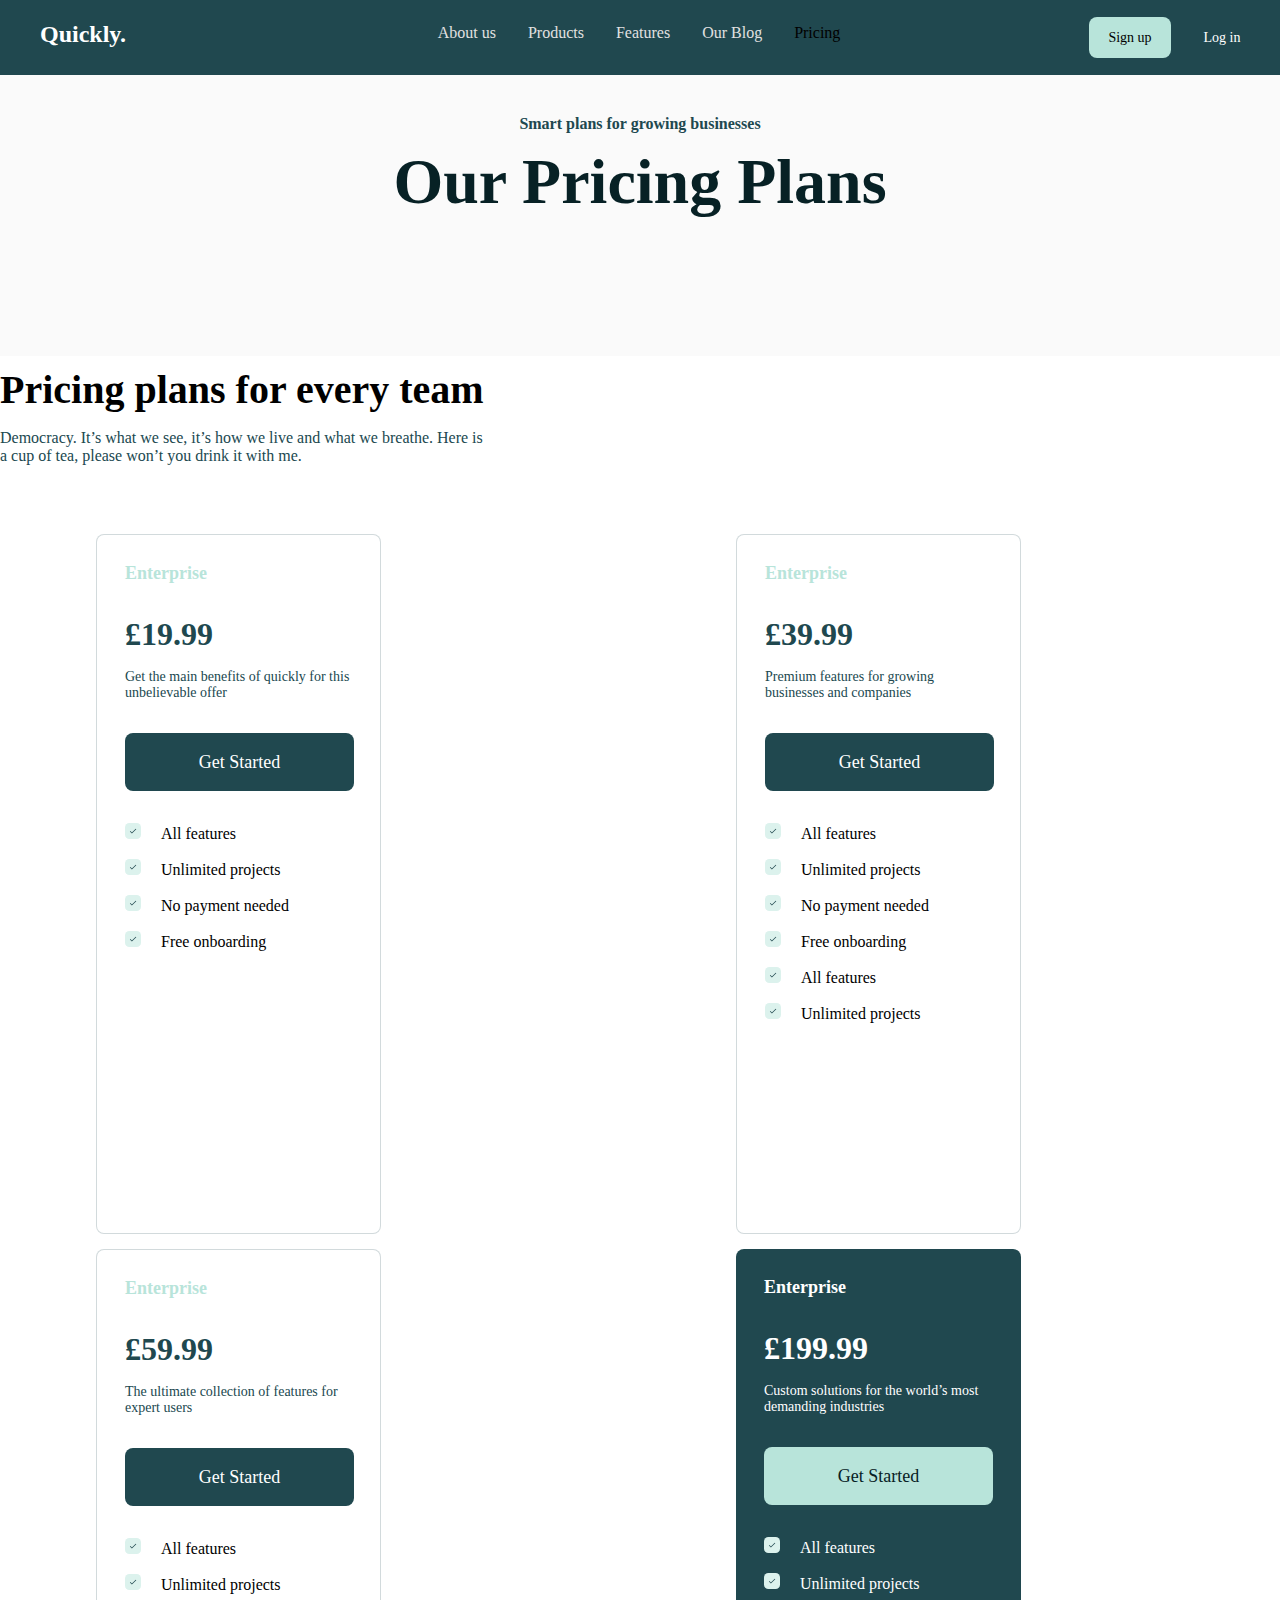
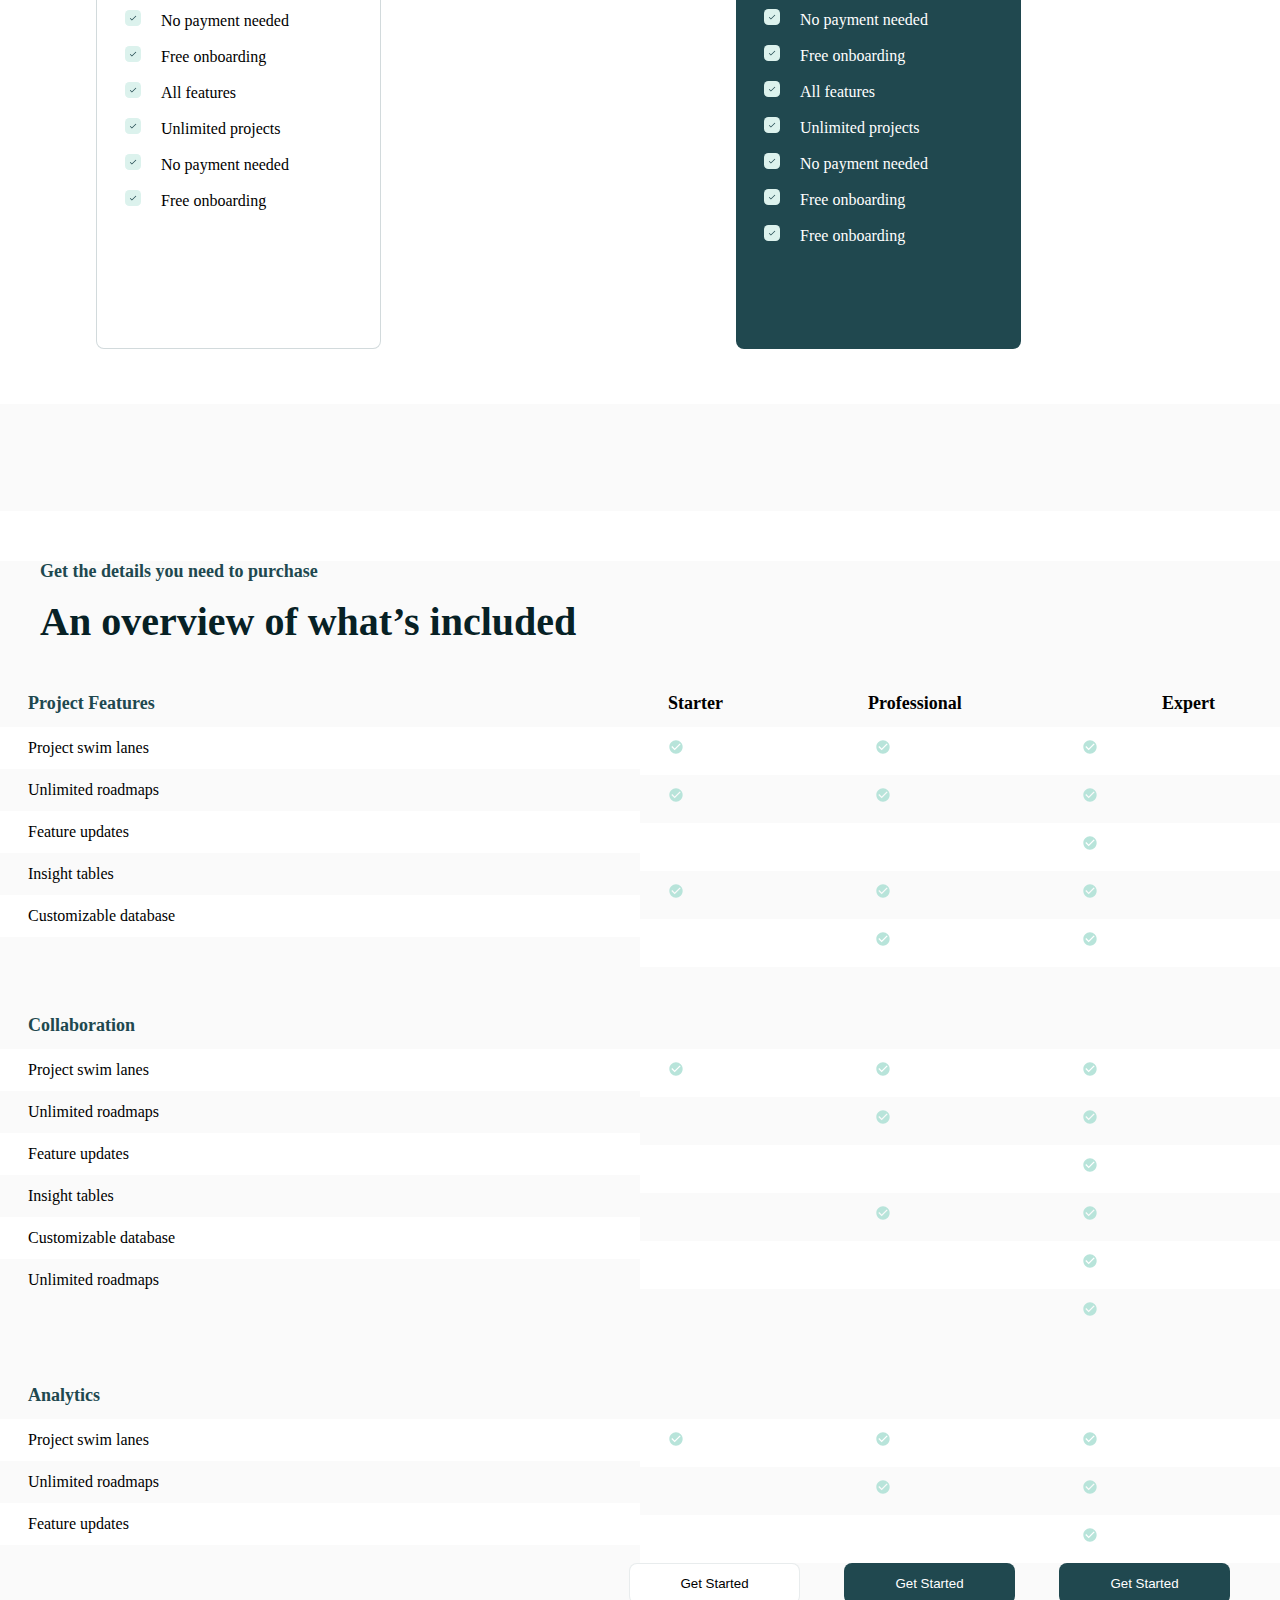
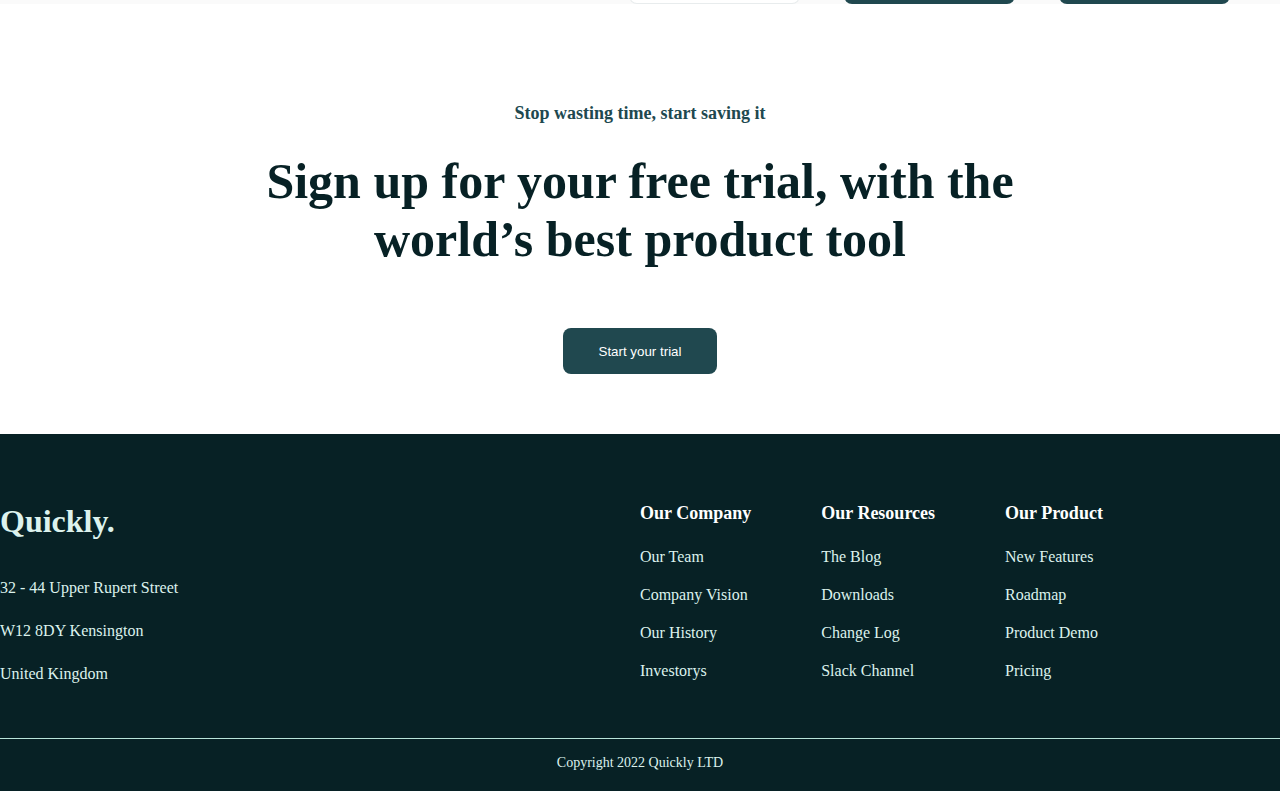
<file: pricing.html>
<!DOCTYPE html>
<html lang="en">
<head>
    <meta charset="UTF-8">
    <meta http-equiv="X-UA-Compatible" content="IE=edge">
    <meta name="viewport" content="width=device-width, initial-scale=1.0">
    <title>Document</title>
    <link href="https://cdn.jsdelivr.net/npm/bootstrap@5.2.3/dist/css/bootstrap.min.css" rel="stylesheet" integrity="sha384-rbsA2VBKQhggwzxH7pPCaAqO46MgnOM80zW1RWuH61DGLwZJEdK2Kadq2F9CUG65" crossorigin="anonymous">
    <link rel="stylesheet" href="css/pricing.css">
    <link rel="stylesheet" href="https://cdn.jsdelivr.net/npm/bootstrap-icons@1.10.3/font/bootstrap-icons.css">
    <link rel="stylesheet" href="https://cdnjs.cloudflare.com/ajax/libs/font-awesome/6.3.0/css/all.min.css" integrity="sha512-SzlrxWUlpfuzQ+pcUCosxcglQRNAq/DZjVsC0lE40xsADsfeQoEypE+enwcOiGjk/bSuGGKHEyjSoQ1zVisanQ==" crossorigin="anonymous" referrerpolicy="no-referrer" />
</head>
<body>
    

    <header>
        <i class="bi bi-list"></i>

        <nav>
            
            <h4><a href="index.html">Quickly.</a></h4>

            <ul class="nav-ul">
                <li><a href="aboutUs.html"> About us</a></li>
                <li><a href="#">Products</a></li>
                <li><a href="features.html">Features</a></li>
                <li><a href="#">Our Blog</a></li>
                <li><a href="pricing.html"  class="activee">Pricing</a></li>
            </ul>
            
            <div>
                <a href="signUp.html"><button> Sign up</button></a> 
                <a href="signIn.html"><button class="zed"> Log in </button></a> 
            </div>
        </nav>


        <div class="collor">

            <div class="container">
                <div class="row">

                    <div class="rand">
                        <h6>Smart plans for growing businesses</h6>
                        <h1>Our Pricing Plans</h1>
                    </div>

                </div>
            </div>

        </div>

        <div class="divider"></div>

    </header>


    <div class="container">
        <div class="row">

            <div class="text">
                    <h2>Pricing plans for every team</h2>
                    <p>Democracy. It’s what we see, it’s how we live and what we breathe. Here is<br> a cup of tea, please won’t you drink it with me.</p>
                </div>

            <div class="box">

                <div class="coll">
                    <div class="read">
                        <h5>Enterprise</h5>
                        <h3>£19.99</h3>
                        <h6>Get the main benefits of quickly for this unbelievable offer</h6>
                        <button>Get Started</button>
                        <ul>
                            <li><svg width="16" height="16" viewBox="0 0 16 16" fill="none" xmlns="http://www.w3.org/2000/svg">
                                <rect width="16" height="16" rx="4.36364" fill="#DCF2ED"/>
                                <path d="M6.90968 9.51646L5.39332 8.0001L4.87695 8.51283L6.90968 10.5456L11.2733 6.18192L10.7606 5.66919L6.90968 9.51646Z" fill="#20484F"/>
                                </svg>
                                <span>All features</span>
                            </li>

                            <li><svg width="16" height="16" viewBox="0 0 16 16" fill="none" xmlns="http://www.w3.org/2000/svg">
                                <rect width="16" height="16" rx="4.36364" fill="#DCF2ED"/>
                                <path d="M6.90968 9.51646L5.39332 8.0001L4.87695 8.51283L6.90968 10.5456L11.2733 6.18192L10.7606 5.66919L6.90968 9.51646Z" fill="#20484F"/>
                                </svg>
                                <span>Unlimited projects</span>
                            </li>

                            <li><svg width="16" height="16" viewBox="0 0 16 16" fill="none" xmlns="http://www.w3.org/2000/svg">
                                <rect width="16" height="16" rx="4.36364" fill="#DCF2ED"/>
                                <path d="M6.90968 9.51646L5.39332 8.0001L4.87695 8.51283L6.90968 10.5456L11.2733 6.18192L10.7606 5.66919L6.90968 9.51646Z" fill="#20484F"/>
                                </svg>
                                <span>No payment needed</span>
                            </li>

                            <li><svg width="16" height="16" viewBox="0 0 16 16" fill="none" xmlns="http://www.w3.org/2000/svg">
                                <rect width="16" height="16" rx="4.36364" fill="#DCF2ED"/>
                                <path d="M6.90968 9.51646L5.39332 8.0001L4.87695 8.51283L6.90968 10.5456L11.2733 6.18192L10.7606 5.66919L6.90968 9.51646Z" fill="#20484F"/>
                                </svg>
                                <span>Free onboarding</span>
                            </li>

                        </ul>
                    </div>
                </div>

                <div class="coll">
                    <div class="read">
                        <h5>Enterprise</h5>
                        <h3>£39.99</h3>
                        <h6>Premium features for growing businesses and companies</h6>
                        <button>Get Started</button>
                        <ul>
                            <li><svg width="16" height="16" viewBox="0 0 16 16" fill="none" xmlns="http://www.w3.org/2000/svg">
                                <rect width="16" height="16" rx="4.36364" fill="#DCF2ED"/>
                                <path d="M6.90968 9.51646L5.39332 8.0001L4.87695 8.51283L6.90968 10.5456L11.2733 6.18192L10.7606 5.66919L6.90968 9.51646Z" fill="#20484F"/>
                                </svg>
                                <span>All features</span>
                            </li>

                            <li><svg width="16" height="16" viewBox="0 0 16 16" fill="none" xmlns="http://www.w3.org/2000/svg">
                                <rect width="16" height="16" rx="4.36364" fill="#DCF2ED"/>
                                <path d="M6.90968 9.51646L5.39332 8.0001L4.87695 8.51283L6.90968 10.5456L11.2733 6.18192L10.7606 5.66919L6.90968 9.51646Z" fill="#20484F"/>
                                </svg>
                                <span>Unlimited projects</span>
                            </li>

                            <li><svg width="16" height="16" viewBox="0 0 16 16" fill="none" xmlns="http://www.w3.org/2000/svg">
                                <rect width="16" height="16" rx="4.36364" fill="#DCF2ED"/>
                                <path d="M6.90968 9.51646L5.39332 8.0001L4.87695 8.51283L6.90968 10.5456L11.2733 6.18192L10.7606 5.66919L6.90968 9.51646Z" fill="#20484F"/>
                                </svg>
                                <span>No payment needed</span>
                            </li>

                            <li><svg width="16" height="16" viewBox="0 0 16 16" fill="none" xmlns="http://www.w3.org/2000/svg">
                                <rect width="16" height="16" rx="4.36364" fill="#DCF2ED"/>
                                <path d="M6.90968 9.51646L5.39332 8.0001L4.87695 8.51283L6.90968 10.5456L11.2733 6.18192L10.7606 5.66919L6.90968 9.51646Z" fill="#20484F"/>
                                </svg>
                                <span>Free onboarding</span>
                            </li>

                            <li><svg width="16" height="16" viewBox="0 0 16 16" fill="none" xmlns="http://www.w3.org/2000/svg">
                                <rect width="16" height="16" rx="4.36364" fill="#DCF2ED"/>
                                <path d="M6.90968 9.51646L5.39332 8.0001L4.87695 8.51283L6.90968 10.5456L11.2733 6.18192L10.7606 5.66919L6.90968 9.51646Z" fill="#20484F"/>
                                </svg>
                                <span>All features</span>
                            </li>

                            <li><svg width="16" height="16" viewBox="0 0 16 16" fill="none" xmlns="http://www.w3.org/2000/svg">
                                <rect width="16" height="16" rx="4.36364" fill="#DCF2ED"/>
                                <path d="M6.90968 9.51646L5.39332 8.0001L4.87695 8.51283L6.90968 10.5456L11.2733 6.18192L10.7606 5.66919L6.90968 9.51646Z" fill="#20484F"/>
                                </svg>
                                <span>Unlimited projects</span>
                            </li>

                        </ul>
                    </div>
                </div>

                <div class="coll">
                    <div class="read">
                        <h5>Enterprise</h5>
                        <h3>£59.99</h3>
                        <h6>The ultimate collection of features for expert users</h6>
                        <button>Get Started</button>
                        <ul>
                            <li><svg width="16" height="16" viewBox="0 0 16 16" fill="none" xmlns="http://www.w3.org/2000/svg">
                                <rect width="16" height="16" rx="4.36364" fill="#DCF2ED"/>
                                <path d="M6.90968 9.51646L5.39332 8.0001L4.87695 8.51283L6.90968 10.5456L11.2733 6.18192L10.7606 5.66919L6.90968 9.51646Z" fill="#20484F"/>
                                </svg>
                                <span>All features</span>
                            </li>

                            <li><svg width="16" height="16" viewBox="0 0 16 16" fill="none" xmlns="http://www.w3.org/2000/svg">
                                <rect width="16" height="16" rx="4.36364" fill="#DCF2ED"/>
                                <path d="M6.90968 9.51646L5.39332 8.0001L4.87695 8.51283L6.90968 10.5456L11.2733 6.18192L10.7606 5.66919L6.90968 9.51646Z" fill="#20484F"/>
                                </svg>
                                <span>Unlimited projects</span>
                            </li>

                            <li><svg width="16" height="16" viewBox="0 0 16 16" fill="none" xmlns="http://www.w3.org/2000/svg">
                                <rect width="16" height="16" rx="4.36364" fill="#DCF2ED"/>
                                <path d="M6.90968 9.51646L5.39332 8.0001L4.87695 8.51283L6.90968 10.5456L11.2733 6.18192L10.7606 5.66919L6.90968 9.51646Z" fill="#20484F"/>
                                </svg>
                                <span>No payment needed</span>
                            </li>

                            <li><svg width="16" height="16" viewBox="0 0 16 16" fill="none" xmlns="http://www.w3.org/2000/svg">
                                <rect width="16" height="16" rx="4.36364" fill="#DCF2ED"/>
                                <path d="M6.90968 9.51646L5.39332 8.0001L4.87695 8.51283L6.90968 10.5456L11.2733 6.18192L10.7606 5.66919L6.90968 9.51646Z" fill="#20484F"/>
                                </svg>
                                <span>Free onboarding</span>
                            </li>

                            <li><svg width="16" height="16" viewBox="0 0 16 16" fill="none" xmlns="http://www.w3.org/2000/svg">
                                <rect width="16" height="16" rx="4.36364" fill="#DCF2ED"/>
                                <path d="M6.90968 9.51646L5.39332 8.0001L4.87695 8.51283L6.90968 10.5456L11.2733 6.18192L10.7606 5.66919L6.90968 9.51646Z" fill="#20484F"/>
                                </svg>
                                <span>All features</span>
                            </li>

                            <li><svg width="16" height="16" viewBox="0 0 16 16" fill="none" xmlns="http://www.w3.org/2000/svg">
                                <rect width="16" height="16" rx="4.36364" fill="#DCF2ED"/>
                                <path d="M6.90968 9.51646L5.39332 8.0001L4.87695 8.51283L6.90968 10.5456L11.2733 6.18192L10.7606 5.66919L6.90968 9.51646Z" fill="#20484F"/>
                                </svg>
                                <span>Unlimited projects</span>
                            </li>

                            <li><svg width="16" height="16" viewBox="0 0 16 16" fill="none" xmlns="http://www.w3.org/2000/svg">
                                <rect width="16" height="16" rx="4.36364" fill="#DCF2ED"/>
                                <path d="M6.90968 9.51646L5.39332 8.0001L4.87695 8.51283L6.90968 10.5456L11.2733 6.18192L10.7606 5.66919L6.90968 9.51646Z" fill="#20484F"/>
                                </svg>
                                <span>No payment needed</span>
                            </li>

                            <li><svg width="16" height="16" viewBox="0 0 16 16" fill="none" xmlns="http://www.w3.org/2000/svg">
                                <rect width="16" height="16" rx="4.36364" fill="#DCF2ED"/>
                                <path d="M6.90968 9.51646L5.39332 8.0001L4.87695 8.51283L6.90968 10.5456L11.2733 6.18192L10.7606 5.66919L6.90968 9.51646Z" fill="#20484F"/>
                                </svg>
                                <span>Free onboarding</span>
                            </li>

                        </ul>
                    </div>
                </div>

                <div class="coll">
                    <div class="read reed">
                        <h5>Enterprise</h5>
                        <h3>£199.99</h3>
                        <h6>Custom solutions for the world’s most demanding industries</h6>
                        <button>Get Started</button>
                        <ul>
                            <li><svg width="16" height="16" viewBox="0 0 16 16" fill="none" xmlns="http://www.w3.org/2000/svg">
                                <rect width="16" height="16" rx="4.36364" fill="#DCF2ED"/>
                                <path d="M6.90968 9.51646L5.39332 8.0001L4.87695 8.51283L6.90968 10.5456L11.2733 6.18192L10.7606 5.66919L6.90968 9.51646Z" fill="#20484F"/>
                                </svg>
                                <span>All features</span>
                            </li>

                            <li><svg width="16" height="16" viewBox="0 0 16 16" fill="none" xmlns="http://www.w3.org/2000/svg">
                                <rect width="16" height="16" rx="4.36364" fill="#DCF2ED"/>
                                <path d="M6.90968 9.51646L5.39332 8.0001L4.87695 8.51283L6.90968 10.5456L11.2733 6.18192L10.7606 5.66919L6.90968 9.51646Z" fill="#20484F"/>
                                </svg>
                                <span>Unlimited projects</span>
                            </li>

                            <li><svg width="16" height="16" viewBox="0 0 16 16" fill="none" xmlns="http://www.w3.org/2000/svg">
                                <rect width="16" height="16" rx="4.36364" fill="#DCF2ED"/>
                                <path d="M6.90968 9.51646L5.39332 8.0001L4.87695 8.51283L6.90968 10.5456L11.2733 6.18192L10.7606 5.66919L6.90968 9.51646Z" fill="#20484F"/>
                                </svg>
                                <span>No payment needed</span>
                            </li>

                            <li><svg width="16" height="16" viewBox="0 0 16 16" fill="none" xmlns="http://www.w3.org/2000/svg">
                                <rect width="16" height="16" rx="4.36364" fill="#DCF2ED"/>
                                <path d="M6.90968 9.51646L5.39332 8.0001L4.87695 8.51283L6.90968 10.5456L11.2733 6.18192L10.7606 5.66919L6.90968 9.51646Z" fill="#20484F"/>
                                </svg>
                                <span>Free onboarding</span>
                            </li>

                            <li><svg width="16" height="16" viewBox="0 0 16 16" fill="none" xmlns="http://www.w3.org/2000/svg">
                                <rect width="16" height="16" rx="4.36364" fill="#DCF2ED"/>
                                <path d="M6.90968 9.51646L5.39332 8.0001L4.87695 8.51283L6.90968 10.5456L11.2733 6.18192L10.7606 5.66919L6.90968 9.51646Z" fill="#20484F"/>
                                </svg>
                                <span>All features</span>
                            </li>

                            <li><svg width="16" height="16" viewBox="0 0 16 16" fill="none" xmlns="http://www.w3.org/2000/svg">
                                <rect width="16" height="16" rx="4.36364" fill="#DCF2ED"/>
                                <path d="M6.90968 9.51646L5.39332 8.0001L4.87695 8.51283L6.90968 10.5456L11.2733 6.18192L10.7606 5.66919L6.90968 9.51646Z" fill="#20484F"/>
                                </svg>
                                <span>Unlimited projects</span>
                            </li>

                            <li><svg width="16" height="16" viewBox="0 0 16 16" fill="none" xmlns="http://www.w3.org/2000/svg">
                                <rect width="16" height="16" rx="4.36364" fill="#DCF2ED"/>
                                <path d="M6.90968 9.51646L5.39332 8.0001L4.87695 8.51283L6.90968 10.5456L11.2733 6.18192L10.7606 5.66919L6.90968 9.51646Z" fill="#20484F"/>
                                </svg>
                                <span>No payment needed</span>
                            </li>

                            <li><svg width="16" height="16" viewBox="0 0 16 16" fill="none" xmlns="http://www.w3.org/2000/svg">
                                <rect width="16" height="16" rx="4.36364" fill="#DCF2ED"/>
                                <path d="M6.90968 9.51646L5.39332 8.0001L4.87695 8.51283L6.90968 10.5456L11.2733 6.18192L10.7606 5.66919L6.90968 9.51646Z" fill="#20484F"/>
                                </svg>
                                <span>Free onboarding</span>
                            </li>

                            <li><svg width="16" height="16" viewBox="0 0 16 16" fill="none" xmlns="http://www.w3.org/2000/svg">
                                <rect width="16" height="16" rx="4.36364" fill="#DCF2ED"/>
                                <path d="M6.90968 9.51646L5.39332 8.0001L4.87695 8.51283L6.90968 10.5456L11.2733 6.18192L10.7606 5.66919L6.90968 9.51646Z" fill="#20484F"/>
                                </svg>
                                <span>Free onboarding</span>
                            </li>
                        </ul>
                    </div>
                </div>

            </div>

        </div>
    </div>


    <div class="divider seco"></div>

<div class="collor">

    <div class="container">
        <div class="row">

            <div class="randy">
                <h5>Get the details you need to purchase</h5>
                <h2>An overview of what’s included</h2>
            </div>

            <div class="box2">

                <div class="coll2">
                    <div class="read2">
                        <div class="only">
                            <h5>Project Features</h5>
                        <ul>
                            <li>Project swim lanes</li>
                            <li>Unlimited roadmaps</li>
                            <li>Feature updates</li>
                            <li>Insight tables</li>
                            <li>Customizable database</li>
                        </ul>
                        </div>

                        <div class="only2">
                            <h5>Starter</h5>
                            <h5 class="hhh">Professional</h5>
                            <h5 class="hhhh">Expert</h5>
                            <ul>
                                <li><svg width="16" height="16" viewBox="0 0 16 16" fill="none" xmlns="http://www.w3.org/2000/svg">
                                    <g clip-path="url(#clip0_308_756)">
                                    <path d="M7.99967 1.33398C4.31967 1.33398 1.33301 4.32065 1.33301 8.00065C1.33301 11.6807 4.31967 14.6673 7.99967 14.6673C11.6797 14.6673 14.6663 11.6807 14.6663 8.00065C14.6663 4.32065 11.6797 1.33398 7.99967 1.33398ZM6.66634 11.334L3.33301 8.00065L4.27301 7.06065L6.66634 9.44732L11.7263 4.38732L12.6663 5.33398L6.66634 11.334Z" fill="#B8E4DA"/>
                                    </g>
                                    <defs>
                                    <clipPath id="clip0_308_756">
                                    <rect width="16" height="16" fill="white" transform="translate(0 0.000488281)"/>
                                    </clipPath>
                                    </defs>
                                    </svg>
                                    <svg width="16" height="16" viewBox="0 0 16 16" fill="none" xmlns="http://www.w3.org/2000/svg">
                                        <g clip-path="url(#clip0_308_756)">
                                        <path d="M7.99967 1.33398C4.31967 1.33398 1.33301 4.32065 1.33301 8.00065C1.33301 11.6807 4.31967 14.6673 7.99967 14.6673C11.6797 14.6673 14.6663 11.6807 14.6663 8.00065C14.6663 4.32065 11.6797 1.33398 7.99967 1.33398ZM6.66634 11.334L3.33301 8.00065L4.27301 7.06065L6.66634 9.44732L11.7263 4.38732L12.6663 5.33398L6.66634 11.334Z" fill="#B8E4DA"/>
                                        </g>
                                        <defs>
                                        <clipPath id="clip0_308_756">
                                        <rect width="16" height="16" fill="white" transform="translate(0 0.000488281)"/>
                                        </clipPath>
                                        </defs>
                                        </svg>
                                        <svg width="16" height="16" viewBox="0 0 16 16" fill="none" xmlns="http://www.w3.org/2000/svg">
                                            <g clip-path="url(#clip0_308_756)">
                                            <path d="M7.99967 1.33398C4.31967 1.33398 1.33301 4.32065 1.33301 8.00065C1.33301 11.6807 4.31967 14.6673 7.99967 14.6673C11.6797 14.6673 14.6663 11.6807 14.6663 8.00065C14.6663 4.32065 11.6797 1.33398 7.99967 1.33398ZM6.66634 11.334L3.33301 8.00065L4.27301 7.06065L6.66634 9.44732L11.7263 4.38732L12.6663 5.33398L6.66634 11.334Z" fill="#B8E4DA"/>
                                            </g>
                                            <defs>
                                            <clipPath id="clip0_308_756">
                                            <rect width="16" height="16" fill="white" transform="translate(0 0.000488281)"/>
                                            </clipPath>
                                            </defs>
                                            </svg>
                                            </li>
                                <li><svg width="16" height="16" viewBox="0 0 16 16" fill="none" xmlns="http://www.w3.org/2000/svg">
                                    <g clip-path="url(#clip0_308_756)">
                                    <path d="M7.99967 1.33398C4.31967 1.33398 1.33301 4.32065 1.33301 8.00065C1.33301 11.6807 4.31967 14.6673 7.99967 14.6673C11.6797 14.6673 14.6663 11.6807 14.6663 8.00065C14.6663 4.32065 11.6797 1.33398 7.99967 1.33398ZM6.66634 11.334L3.33301 8.00065L4.27301 7.06065L6.66634 9.44732L11.7263 4.38732L12.6663 5.33398L6.66634 11.334Z" fill="#B8E4DA"/>
                                    </g>
                                    <defs>
                                    <clipPath id="clip0_308_756">
                                    <rect width="16" height="16" fill="white" transform="translate(0 0.000488281)"/>
                                    </clipPath>
                                    </defs>
                                    </svg>
                                    <svg width="16" height="16" viewBox="0 0 16 16" fill="none" xmlns="http://www.w3.org/2000/svg">
                                        <g clip-path="url(#clip0_308_756)">
                                        <path d="M7.99967 1.33398C4.31967 1.33398 1.33301 4.32065 1.33301 8.00065C1.33301 11.6807 4.31967 14.6673 7.99967 14.6673C11.6797 14.6673 14.6663 11.6807 14.6663 8.00065C14.6663 4.32065 11.6797 1.33398 7.99967 1.33398ZM6.66634 11.334L3.33301 8.00065L4.27301 7.06065L6.66634 9.44732L11.7263 4.38732L12.6663 5.33398L6.66634 11.334Z" fill="#B8E4DA"/>
                                        </g>
                                        <defs>
                                        <clipPath id="clip0_308_756">
                                        <rect width="16" height="16" fill="white" transform="translate(0 0.000488281)"/>
                                        </clipPath>
                                        </defs>
                                        </svg>
                                        <svg width="16" height="16" viewBox="0 0 16 16" fill="none" xmlns="http://www.w3.org/2000/svg">
                                            <g clip-path="url(#clip0_308_756)">
                                            <path d="M7.99967 1.33398C4.31967 1.33398 1.33301 4.32065 1.33301 8.00065C1.33301 11.6807 4.31967 14.6673 7.99967 14.6673C11.6797 14.6673 14.6663 11.6807 14.6663 8.00065C14.6663 4.32065 11.6797 1.33398 7.99967 1.33398ZM6.66634 11.334L3.33301 8.00065L4.27301 7.06065L6.66634 9.44732L11.7263 4.38732L12.6663 5.33398L6.66634 11.334Z" fill="#B8E4DA"/>
                                            </g>
                                            <defs>
                                            <clipPath id="clip0_308_756">
                                            <rect width="16" height="16" fill="white" transform="translate(0 0.000488281)"/>
                                            </clipPath>
                                            </defs>
                                            </svg>
                                            </li>
                                <li><svg style="opacity: 0; pointer-events: none;" width="16" height="16" viewBox="0 0 16 16" fill="none" xmlns="http://www.w3.org/2000/svg">
                                    <g clip-path="url(#clip0_308_756)">
                                    <path d="M7.99967 1.33398C4.31967 1.33398 1.33301 4.32065 1.33301 8.00065C1.33301 11.6807 4.31967 14.6673 7.99967 14.6673C11.6797 14.6673 14.6663 11.6807 14.6663 8.00065C14.6663 4.32065 11.6797 1.33398 7.99967 1.33398ZM6.66634 11.334L3.33301 8.00065L4.27301 7.06065L6.66634 9.44732L11.7263 4.38732L12.6663 5.33398L6.66634 11.334Z" fill="#B8E4DA"/>
                                    </g>
                                    <defs>
                                    <clipPath id="clip0_308_756">
                                    <rect width="16" height="16" fill="white" transform="translate(0 0.000488281)"/>
                                    </clipPath>
                                    </defs>
                                    </svg>
                                    <svg style="opacity: 0; pointer-events: none;" width="16" height="16" viewBox="0 0 16 16" fill="none" xmlns="http://www.w3.org/2000/svg">
                                        <g clip-path="url(#clip0_308_756)">
                                        <path d="M7.99967 1.33398C4.31967 1.33398 1.33301 4.32065 1.33301 8.00065C1.33301 11.6807 4.31967 14.6673 7.99967 14.6673C11.6797 14.6673 14.6663 11.6807 14.6663 8.00065C14.6663 4.32065 11.6797 1.33398 7.99967 1.33398ZM6.66634 11.334L3.33301 8.00065L4.27301 7.06065L6.66634 9.44732L11.7263 4.38732L12.6663 5.33398L6.66634 11.334Z" fill="#B8E4DA"/>
                                        </g>
                                        <defs>
                                        <clipPath id="clip0_308_756">
                                        <rect width="16" height="16" fill="white" transform="translate(0 0.000488281)"/>
                                        </clipPath>
                                        </defs>
                                        </svg>
                                        <svg width="16" height="16" viewBox="0 0 16 16" fill="none" xmlns="http://www.w3.org/2000/svg">
                                            <g clip-path="url(#clip0_308_756)">
                                            <path d="M7.99967 1.33398C4.31967 1.33398 1.33301 4.32065 1.33301 8.00065C1.33301 11.6807 4.31967 14.6673 7.99967 14.6673C11.6797 14.6673 14.6663 11.6807 14.6663 8.00065C14.6663 4.32065 11.6797 1.33398 7.99967 1.33398ZM6.66634 11.334L3.33301 8.00065L4.27301 7.06065L6.66634 9.44732L11.7263 4.38732L12.6663 5.33398L6.66634 11.334Z" fill="#B8E4DA"/>
                                            </g>
                                            <defs>
                                            <clipPath id="clip0_308_756">
                                            <rect width="16" height="16" fill="white" transform="translate(0 0.000488281)"/>
                                            </clipPath>
                                            </defs>
                                            </svg>
                                            </li>
                                <li><svg  width="16" height="16" viewBox="0 0 16 16" fill="none" xmlns="http://www.w3.org/2000/svg">
                                    <g clip-path="url(#clip0_308_756)">
                                    <path d="M7.99967 1.33398C4.31967 1.33398 1.33301 4.32065 1.33301 8.00065C1.33301 11.6807 4.31967 14.6673 7.99967 14.6673C11.6797 14.6673 14.6663 11.6807 14.6663 8.00065C14.6663 4.32065 11.6797 1.33398 7.99967 1.33398ZM6.66634 11.334L3.33301 8.00065L4.27301 7.06065L6.66634 9.44732L11.7263 4.38732L12.6663 5.33398L6.66634 11.334Z" fill="#B8E4DA"/>
                                    </g>
                                    <defs>
                                    <clipPath id="clip0_308_756">
                                    <rect width="16" height="16" fill="white" transform="translate(0 0.000488281)"/>
                                    </clipPath>
                                    </defs>
                                    </svg>
                                    <svg width="16" height="16" viewBox="0 0 16 16" fill="none" xmlns="http://www.w3.org/2000/svg">
                                        <g clip-path="url(#clip0_308_756)">
                                        <path d="M7.99967 1.33398C4.31967 1.33398 1.33301 4.32065 1.33301 8.00065C1.33301 11.6807 4.31967 14.6673 7.99967 14.6673C11.6797 14.6673 14.6663 11.6807 14.6663 8.00065C14.6663 4.32065 11.6797 1.33398 7.99967 1.33398ZM6.66634 11.334L3.33301 8.00065L4.27301 7.06065L6.66634 9.44732L11.7263 4.38732L12.6663 5.33398L6.66634 11.334Z" fill="#B8E4DA"/>
                                        </g>
                                        <defs>
                                        <clipPath id="clip0_308_756">
                                        <rect width="16" height="16" fill="white" transform="translate(0 0.000488281)"/>
                                        </clipPath>
                                        </defs>
                                        </svg>
                                        <svg width="16" height="16" viewBox="0 0 16 16" fill="none" xmlns="http://www.w3.org/2000/svg">
                                            <g clip-path="url(#clip0_308_756)">
                                            <path d="M7.99967 1.33398C4.31967 1.33398 1.33301 4.32065 1.33301 8.00065C1.33301 11.6807 4.31967 14.6673 7.99967 14.6673C11.6797 14.6673 14.6663 11.6807 14.6663 8.00065C14.6663 4.32065 11.6797 1.33398 7.99967 1.33398ZM6.66634 11.334L3.33301 8.00065L4.27301 7.06065L6.66634 9.44732L11.7263 4.38732L12.6663 5.33398L6.66634 11.334Z" fill="#B8E4DA"/>
                                            </g>
                                            <defs>
                                            <clipPath id="clip0_308_756">
                                            <rect width="16" height="16" fill="white" transform="translate(0 0.000488281)"/>
                                            </clipPath>
                                            </defs>
                                            </svg>
                                            </li>
                                <li><svg style="opacity: 0; pointer-events: none;" width="16" height="16" viewBox="0 0 16 16" fill="none" xmlns="http://www.w3.org/2000/svg">
                                    <g clip-path="url(#clip0_308_756)">
                                    <path d="M7.99967 1.33398C4.31967 1.33398 1.33301 4.32065 1.33301 8.00065C1.33301 11.6807 4.31967 14.6673 7.99967 14.6673C11.6797 14.6673 14.6663 11.6807 14.6663 8.00065C14.6663 4.32065 11.6797 1.33398 7.99967 1.33398ZM6.66634 11.334L3.33301 8.00065L4.27301 7.06065L6.66634 9.44732L11.7263 4.38732L12.6663 5.33398L6.66634 11.334Z" fill="#B8E4DA"/>
                                    </g>
                                    <defs>
                                    <clipPath id="clip0_308_756">
                                    <rect width="16" height="16" fill="white" transform="translate(0 0.000488281)"/>
                                    </clipPath>
                                    </defs>
                                    </svg>
                                    <svg width="16" height="16" viewBox="0 0 16 16" fill="none" xmlns="http://www.w3.org/2000/svg">
                                        <g clip-path="url(#clip0_308_756)">
                                        <path d="M7.99967 1.33398C4.31967 1.33398 1.33301 4.32065 1.33301 8.00065C1.33301 11.6807 4.31967 14.6673 7.99967 14.6673C11.6797 14.6673 14.6663 11.6807 14.6663 8.00065C14.6663 4.32065 11.6797 1.33398 7.99967 1.33398ZM6.66634 11.334L3.33301 8.00065L4.27301 7.06065L6.66634 9.44732L11.7263 4.38732L12.6663 5.33398L6.66634 11.334Z" fill="#B8E4DA"/>
                                        </g>
                                        <defs>
                                        <clipPath id="clip0_308_756">
                                        <rect width="16" height="16" fill="white" transform="translate(0 0.000488281)"/>
                                        </clipPath>
                                        </defs>
                                        </svg>
                                        <svg width="16" height="16" viewBox="0 0 16 16" fill="none" xmlns="http://www.w3.org/2000/svg">
                                            <g clip-path="url(#clip0_308_756)">
                                            <path d="M7.99967 1.33398C4.31967 1.33398 1.33301 4.32065 1.33301 8.00065C1.33301 11.6807 4.31967 14.6673 7.99967 14.6673C11.6797 14.6673 14.6663 11.6807 14.6663 8.00065C14.6663 4.32065 11.6797 1.33398 7.99967 1.33398ZM6.66634 11.334L3.33301 8.00065L4.27301 7.06065L6.66634 9.44732L11.7263 4.38732L12.6663 5.33398L6.66634 11.334Z" fill="#B8E4DA"/>
                                            </g>
                                            <defs>
                                            <clipPath id="clip0_308_756">
                                            <rect width="16" height="16" fill="white" transform="translate(0 0.000488281)"/>
                                            </clipPath>
                                            </defs>
                                            </svg>
                                            </li>
                            </ul>
                        </div>
                        
                    </div>
                </div>

                <div class="coll2">
                    <div class="read2">
                        <div class="only">
                            <h5 class="pad">Collaboration</h5>
                        <ul>
                            <li>Project swim lanes</li>
                            <li>Unlimited roadmaps</li>
                            <li>Feature updates</li>
                            <li>Insight tables</li>
                            <li>Customizable database</li>
                            <li>Unlimited roadmaps</li>
                        </ul>
                        </div>

                        <div class="only2">
                            <h5 class="hgh">Starter</h5>
                            <ul>
                                <li><svg width="16" height="16" viewBox="0 0 16 16" fill="none" xmlns="http://www.w3.org/2000/svg">
                                    <g clip-path="url(#clip0_308_756)">
                                    <path d="M7.99967 1.33398C4.31967 1.33398 1.33301 4.32065 1.33301 8.00065C1.33301 11.6807 4.31967 14.6673 7.99967 14.6673C11.6797 14.6673 14.6663 11.6807 14.6663 8.00065C14.6663 4.32065 11.6797 1.33398 7.99967 1.33398ZM6.66634 11.334L3.33301 8.00065L4.27301 7.06065L6.66634 9.44732L11.7263 4.38732L12.6663 5.33398L6.66634 11.334Z" fill="#B8E4DA"/>
                                    </g>
                                    <defs>
                                    <clipPath id="clip0_308_756">
                                    <rect width="16" height="16" fill="white" transform="translate(0 0.000488281)"/>
                                    </clipPath>
                                    </defs>
                                    </svg>
                                    <svg width="16" height="16" viewBox="0 0 16 16" fill="none" xmlns="http://www.w3.org/2000/svg">
                                        <g clip-path="url(#clip0_308_756)">
                                        <path d="M7.99967 1.33398C4.31967 1.33398 1.33301 4.32065 1.33301 8.00065C1.33301 11.6807 4.31967 14.6673 7.99967 14.6673C11.6797 14.6673 14.6663 11.6807 14.6663 8.00065C14.6663 4.32065 11.6797 1.33398 7.99967 1.33398ZM6.66634 11.334L3.33301 8.00065L4.27301 7.06065L6.66634 9.44732L11.7263 4.38732L12.6663 5.33398L6.66634 11.334Z" fill="#B8E4DA"/>
                                        </g>
                                        <defs>
                                        <clipPath id="clip0_308_756">
                                        <rect width="16" height="16" fill="white" transform="translate(0 0.000488281)"/>
                                        </clipPath>
                                        </defs>
                                        </svg>
                                        <svg width="16" height="16" viewBox="0 0 16 16" fill="none" xmlns="http://www.w3.org/2000/svg">
                                            <g clip-path="url(#clip0_308_756)">
                                            <path d="M7.99967 1.33398C4.31967 1.33398 1.33301 4.32065 1.33301 8.00065C1.33301 11.6807 4.31967 14.6673 7.99967 14.6673C11.6797 14.6673 14.6663 11.6807 14.6663 8.00065C14.6663 4.32065 11.6797 1.33398 7.99967 1.33398ZM6.66634 11.334L3.33301 8.00065L4.27301 7.06065L6.66634 9.44732L11.7263 4.38732L12.6663 5.33398L6.66634 11.334Z" fill="#B8E4DA"/>
                                            </g>
                                            <defs>
                                            <clipPath id="clip0_308_756">
                                            <rect width="16" height="16" fill="white" transform="translate(0 0.000488281)"/>
                                            </clipPath>
                                            </defs>
                                            </svg>
                                            </li>
                                <li><svg style="opacity: 0; pointer-events: none;" width="16" height="16" viewBox="0 0 16 16" fill="none" xmlns="http://www.w3.org/2000/svg">
                                    <g clip-path="url(#clip0_308_756)">
                                    <path d="M7.99967 1.33398C4.31967 1.33398 1.33301 4.32065 1.33301 8.00065C1.33301 11.6807 4.31967 14.6673 7.99967 14.6673C11.6797 14.6673 14.6663 11.6807 14.6663 8.00065C14.6663 4.32065 11.6797 1.33398 7.99967 1.33398ZM6.66634 11.334L3.33301 8.00065L4.27301 7.06065L6.66634 9.44732L11.7263 4.38732L12.6663 5.33398L6.66634 11.334Z" fill="#B8E4DA"/>
                                    </g>
                                    <defs>
                                    <clipPath id="clip0_308_756">
                                    <rect width="16" height="16" fill="white" transform="translate(0 0.000488281)"/>
                                    </clipPath>
                                    </defs>
                                    </svg>
                                    <svg width="16" height="16" viewBox="0 0 16 16" fill="none" xmlns="http://www.w3.org/2000/svg">
                                        <g clip-path="url(#clip0_308_756)">
                                        <path d="M7.99967 1.33398C4.31967 1.33398 1.33301 4.32065 1.33301 8.00065C1.33301 11.6807 4.31967 14.6673 7.99967 14.6673C11.6797 14.6673 14.6663 11.6807 14.6663 8.00065C14.6663 4.32065 11.6797 1.33398 7.99967 1.33398ZM6.66634 11.334L3.33301 8.00065L4.27301 7.06065L6.66634 9.44732L11.7263 4.38732L12.6663 5.33398L6.66634 11.334Z" fill="#B8E4DA"/>
                                        </g>
                                        <defs>
                                        <clipPath id="clip0_308_756">
                                        <rect width="16" height="16" fill="white" transform="translate(0 0.000488281)"/>
                                        </clipPath>
                                        </defs>
                                        </svg>
                                        <svg width="16" height="16" viewBox="0 0 16 16" fill="none" xmlns="http://www.w3.org/2000/svg">
                                            <g clip-path="url(#clip0_308_756)">
                                            <path d="M7.99967 1.33398C4.31967 1.33398 1.33301 4.32065 1.33301 8.00065C1.33301 11.6807 4.31967 14.6673 7.99967 14.6673C11.6797 14.6673 14.6663 11.6807 14.6663 8.00065C14.6663 4.32065 11.6797 1.33398 7.99967 1.33398ZM6.66634 11.334L3.33301 8.00065L4.27301 7.06065L6.66634 9.44732L11.7263 4.38732L12.6663 5.33398L6.66634 11.334Z" fill="#B8E4DA"/>
                                            </g>
                                            <defs>
                                            <clipPath id="clip0_308_756">
                                            <rect width="16" height="16" fill="white" transform="translate(0 0.000488281)"/>
                                            </clipPath>
                                            </defs>
                                            </svg>
                                            </li>
                                <li><svg style="opacity: 0; pointer-events: none;" width="16" height="16" viewBox="0 0 16 16" fill="none" xmlns="http://www.w3.org/2000/svg">
                                    <g clip-path="url(#clip0_308_756)">
                                    <path d="M7.99967 1.33398C4.31967 1.33398 1.33301 4.32065 1.33301 8.00065C1.33301 11.6807 4.31967 14.6673 7.99967 14.6673C11.6797 14.6673 14.6663 11.6807 14.6663 8.00065C14.6663 4.32065 11.6797 1.33398 7.99967 1.33398ZM6.66634 11.334L3.33301 8.00065L4.27301 7.06065L6.66634 9.44732L11.7263 4.38732L12.6663 5.33398L6.66634 11.334Z" fill="#B8E4DA"/>
                                    </g>
                                    <defs>
                                    <clipPath id="clip0_308_756">
                                    <rect width="16" height="16" fill="white" transform="translate(0 0.000488281)"/>
                                    </clipPath>
                                    </defs>
                                    </svg>
                                    <svg style="opacity: 0; pointer-events: none;" width="16" height="16" viewBox="0 0 16 16" fill="none" xmlns="http://www.w3.org/2000/svg">
                                        <g clip-path="url(#clip0_308_756)">
                                        <path d="M7.99967 1.33398C4.31967 1.33398 1.33301 4.32065 1.33301 8.00065C1.33301 11.6807 4.31967 14.6673 7.99967 14.6673C11.6797 14.6673 14.6663 11.6807 14.6663 8.00065C14.6663 4.32065 11.6797 1.33398 7.99967 1.33398ZM6.66634 11.334L3.33301 8.00065L4.27301 7.06065L6.66634 9.44732L11.7263 4.38732L12.6663 5.33398L6.66634 11.334Z" fill="#B8E4DA"/>
                                        </g>
                                        <defs>
                                        <clipPath id="clip0_308_756">
                                        <rect width="16" height="16" fill="white" transform="translate(0 0.000488281)"/>
                                        </clipPath>
                                        </defs>
                                        </svg>
                                        <svg width="16" height="16" viewBox="0 0 16 16" fill="none" xmlns="http://www.w3.org/2000/svg">
                                            <g clip-path="url(#clip0_308_756)">
                                            <path d="M7.99967 1.33398C4.31967 1.33398 1.33301 4.32065 1.33301 8.00065C1.33301 11.6807 4.31967 14.6673 7.99967 14.6673C11.6797 14.6673 14.6663 11.6807 14.6663 8.00065C14.6663 4.32065 11.6797 1.33398 7.99967 1.33398ZM6.66634 11.334L3.33301 8.00065L4.27301 7.06065L6.66634 9.44732L11.7263 4.38732L12.6663 5.33398L6.66634 11.334Z" fill="#B8E4DA"/>
                                            </g>
                                            <defs>
                                            <clipPath id="clip0_308_756">
                                            <rect width="16" height="16" fill="white" transform="translate(0 0.000488281)"/>
                                            </clipPath>
                                            </defs>
                                            </svg>
                                            </li>
                                <li><svg style="opacity: 0; pointer-events: none;" width="16" height="16" viewBox="0 0 16 16" fill="none" xmlns="http://www.w3.org/2000/svg">
                                    <g clip-path="url(#clip0_308_756)">
                                    <path d="M7.99967 1.33398C4.31967 1.33398 1.33301 4.32065 1.33301 8.00065C1.33301 11.6807 4.31967 14.6673 7.99967 14.6673C11.6797 14.6673 14.6663 11.6807 14.6663 8.00065C14.6663 4.32065 11.6797 1.33398 7.99967 1.33398ZM6.66634 11.334L3.33301 8.00065L4.27301 7.06065L6.66634 9.44732L11.7263 4.38732L12.6663 5.33398L6.66634 11.334Z" fill="#B8E4DA"/>
                                    </g>
                                    <defs>
                                    <clipPath id="clip0_308_756">
                                    <rect width="16" height="16" fill="white" transform="translate(0 0.000488281)"/>
                                    </clipPath>
                                    </defs>
                                    </svg>
                                    <svg width="16" height="16" viewBox="0 0 16 16" fill="none" xmlns="http://www.w3.org/2000/svg">
                                        <g clip-path="url(#clip0_308_756)">
                                        <path d="M7.99967 1.33398C4.31967 1.33398 1.33301 4.32065 1.33301 8.00065C1.33301 11.6807 4.31967 14.6673 7.99967 14.6673C11.6797 14.6673 14.6663 11.6807 14.6663 8.00065C14.6663 4.32065 11.6797 1.33398 7.99967 1.33398ZM6.66634 11.334L3.33301 8.00065L4.27301 7.06065L6.66634 9.44732L11.7263 4.38732L12.6663 5.33398L6.66634 11.334Z" fill="#B8E4DA"/>
                                        </g>
                                        <defs>
                                        <clipPath id="clip0_308_756">
                                        <rect width="16" height="16" fill="white" transform="translate(0 0.000488281)"/>
                                        </clipPath>
                                        </defs>
                                        </svg>
                                        <svg width="16" height="16" viewBox="0 0 16 16" fill="none" xmlns="http://www.w3.org/2000/svg">
                                            <g clip-path="url(#clip0_308_756)">
                                            <path d="M7.99967 1.33398C4.31967 1.33398 1.33301 4.32065 1.33301 8.00065C1.33301 11.6807 4.31967 14.6673 7.99967 14.6673C11.6797 14.6673 14.6663 11.6807 14.6663 8.00065C14.6663 4.32065 11.6797 1.33398 7.99967 1.33398ZM6.66634 11.334L3.33301 8.00065L4.27301 7.06065L6.66634 9.44732L11.7263 4.38732L12.6663 5.33398L6.66634 11.334Z" fill="#B8E4DA"/>
                                            </g>
                                            <defs>
                                            <clipPath id="clip0_308_756">
                                            <rect width="16" height="16" fill="white" transform="translate(0 0.000488281)"/>
                                            </clipPath>
                                            </defs>
                                            </svg>
                                            </li>
                                <li><svg style="opacity: 0; pointer-events: none;" width="16" height="16" viewBox="0 0 16 16" fill="none" xmlns="http://www.w3.org/2000/svg">
                                    <g clip-path="url(#clip0_308_756)">
                                    <path d="M7.99967 1.33398C4.31967 1.33398 1.33301 4.32065 1.33301 8.00065C1.33301 11.6807 4.31967 14.6673 7.99967 14.6673C11.6797 14.6673 14.6663 11.6807 14.6663 8.00065C14.6663 4.32065 11.6797 1.33398 7.99967 1.33398ZM6.66634 11.334L3.33301 8.00065L4.27301 7.06065L6.66634 9.44732L11.7263 4.38732L12.6663 5.33398L6.66634 11.334Z" fill="#B8E4DA"/>
                                    </g>
                                    <defs>
                                    <clipPath id="clip0_308_756">
                                    <rect width="16" height="16" fill="white" transform="translate(0 0.000488281)"/>
                                    </clipPath>
                                    </defs>
                                    </svg>
                                    <svg style="opacity: 0; pointer-events: none;" width="16" height="16" viewBox="0 0 16 16" fill="none" xmlns="http://www.w3.org/2000/svg">
                                        <g clip-path="url(#clip0_308_756)">
                                        <path d="M7.99967 1.33398C4.31967 1.33398 1.33301 4.32065 1.33301 8.00065C1.33301 11.6807 4.31967 14.6673 7.99967 14.6673C11.6797 14.6673 14.6663 11.6807 14.6663 8.00065C14.6663 4.32065 11.6797 1.33398 7.99967 1.33398ZM6.66634 11.334L3.33301 8.00065L4.27301 7.06065L6.66634 9.44732L11.7263 4.38732L12.6663 5.33398L6.66634 11.334Z" fill="#B8E4DA"/>
                                        </g>
                                        <defs>
                                        <clipPath id="clip0_308_756">
                                        <rect width="16" height="16" fill="white" transform="translate(0 0.000488281)"/>
                                        </clipPath>
                                        </defs>
                                        </svg>
                                        <svg width="16" height="16" viewBox="0 0 16 16" fill="none" xmlns="http://www.w3.org/2000/svg">
                                            <g clip-path="url(#clip0_308_756)">
                                            <path d="M7.99967 1.33398C4.31967 1.33398 1.33301 4.32065 1.33301 8.00065C1.33301 11.6807 4.31967 14.6673 7.99967 14.6673C11.6797 14.6673 14.6663 11.6807 14.6663 8.00065C14.6663 4.32065 11.6797 1.33398 7.99967 1.33398ZM6.66634 11.334L3.33301 8.00065L4.27301 7.06065L6.66634 9.44732L11.7263 4.38732L12.6663 5.33398L6.66634 11.334Z" fill="#B8E4DA"/>
                                            </g>
                                            <defs>
                                            <clipPath id="clip0_308_756">
                                            <rect width="16" height="16" fill="white" transform="translate(0 0.000488281)"/>
                                            </clipPath>
                                            </defs>
                                            </svg>
                                            </li>
                                            <li><svg style="opacity: 0; pointer-events: none;" width="16" height="16" viewBox="0 0 16 16" fill="none" xmlns="http://www.w3.org/2000/svg">
                                                <g clip-path="url(#clip0_308_756)">
                                                <path d="M7.99967 1.33398C4.31967 1.33398 1.33301 4.32065 1.33301 8.00065C1.33301 11.6807 4.31967 14.6673 7.99967 14.6673C11.6797 14.6673 14.6663 11.6807 14.6663 8.00065C14.6663 4.32065 11.6797 1.33398 7.99967 1.33398ZM6.66634 11.334L3.33301 8.00065L4.27301 7.06065L6.66634 9.44732L11.7263 4.38732L12.6663 5.33398L6.66634 11.334Z" fill="#B8E4DA"/>
                                                </g>
                                                <defs>
                                                <clipPath id="clip0_308_756">
                                                <rect width="16" height="16" fill="white" transform="translate(0 0.000488281)"/>
                                                </clipPath>
                                                </defs>
                                                </svg>
                                                <svg style="opacity: 0; pointer-events: none;" width="16" height="16" viewBox="0 0 16 16" fill="none" xmlns="http://www.w3.org/2000/svg">
                                                    <g clip-path="url(#clip0_308_756)">
                                                    <path d="M7.99967 1.33398C4.31967 1.33398 1.33301 4.32065 1.33301 8.00065C1.33301 11.6807 4.31967 14.6673 7.99967 14.6673C11.6797 14.6673 14.6663 11.6807 14.6663 8.00065C14.6663 4.32065 11.6797 1.33398 7.99967 1.33398ZM6.66634 11.334L3.33301 8.00065L4.27301 7.06065L6.66634 9.44732L11.7263 4.38732L12.6663 5.33398L6.66634 11.334Z" fill="#B8E4DA"/>
                                                    </g>
                                                    <defs>
                                                    <clipPath id="clip0_308_756">
                                                    <rect width="16" height="16" fill="white" transform="translate(0 0.000488281)"/>
                                                    </clipPath>
                                                    </defs>
                                                    </svg>
                                                    <svg width="16" height="16" viewBox="0 0 16 16" fill="none" xmlns="http://www.w3.org/2000/svg">
                                                        <g clip-path="url(#clip0_308_756)">
                                                        <path d="M7.99967 1.33398C4.31967 1.33398 1.33301 4.32065 1.33301 8.00065C1.33301 11.6807 4.31967 14.6673 7.99967 14.6673C11.6797 14.6673 14.6663 11.6807 14.6663 8.00065C14.6663 4.32065 11.6797 1.33398 7.99967 1.33398ZM6.66634 11.334L3.33301 8.00065L4.27301 7.06065L6.66634 9.44732L11.7263 4.38732L12.6663 5.33398L6.66634 11.334Z" fill="#B8E4DA"/>
                                                        </g>
                                                        <defs>
                                                        <clipPath id="clip0_308_756">
                                                        <rect width="16" height="16" fill="white" transform="translate(0 0.000488281)"/>
                                                        </clipPath>
                                                        </defs>
                                                        </svg>
                                                        </li>
                            </ul>
                        </div>
                    </div>
                </div>

                <div class="coll2">
                    <div class="read2">
                        <div class="only">
                            <h5 class="pad">Analytics</h5>
                        <ul>
                            <li>Project swim lanes</li>
                            <li>Unlimited roadmaps</li>
                            <li>Feature updates</li>
                        </ul>
                        </div>

                        <div class="only2">
                            <h5 class="hgh">Starter</h5>
                            <ul>
                                <li><svg  width="16" height="16" viewBox="0 0 16 16" fill="none" xmlns="http://www.w3.org/2000/svg">
                                    <g clip-path="url(#clip0_308_756)">
                                    <path d="M7.99967 1.33398C4.31967 1.33398 1.33301 4.32065 1.33301 8.00065C1.33301 11.6807 4.31967 14.6673 7.99967 14.6673C11.6797 14.6673 14.6663 11.6807 14.6663 8.00065C14.6663 4.32065 11.6797 1.33398 7.99967 1.33398ZM6.66634 11.334L3.33301 8.00065L4.27301 7.06065L6.66634 9.44732L11.7263 4.38732L12.6663 5.33398L6.66634 11.334Z" fill="#B8E4DA"/>
                                    </g>
                                    <defs>
                                    <clipPath id="clip0_308_756">
                                    <rect width="16" height="16" fill="white" transform="translate(0 0.000488281)"/>
                                    </clipPath>
                                    </defs>
                                    </svg>
                                    <svg width="16" height="16" viewBox="0 0 16 16" fill="none" xmlns="http://www.w3.org/2000/svg">
                                        <g clip-path="url(#clip0_308_756)">
                                        <path d="M7.99967 1.33398C4.31967 1.33398 1.33301 4.32065 1.33301 8.00065C1.33301 11.6807 4.31967 14.6673 7.99967 14.6673C11.6797 14.6673 14.6663 11.6807 14.6663 8.00065C14.6663 4.32065 11.6797 1.33398 7.99967 1.33398ZM6.66634 11.334L3.33301 8.00065L4.27301 7.06065L6.66634 9.44732L11.7263 4.38732L12.6663 5.33398L6.66634 11.334Z" fill="#B8E4DA"/>
                                        </g>
                                        <defs>
                                        <clipPath id="clip0_308_756">
                                        <rect width="16" height="16" fill="white" transform="translate(0 0.000488281)"/>
                                        </clipPath>
                                        </defs>
                                        </svg>
                                        <svg width="16" height="16" viewBox="0 0 16 16" fill="none" xmlns="http://www.w3.org/2000/svg">
                                            <g clip-path="url(#clip0_308_756)">
                                            <path d="M7.99967 1.33398C4.31967 1.33398 1.33301 4.32065 1.33301 8.00065C1.33301 11.6807 4.31967 14.6673 7.99967 14.6673C11.6797 14.6673 14.6663 11.6807 14.6663 8.00065C14.6663 4.32065 11.6797 1.33398 7.99967 1.33398ZM6.66634 11.334L3.33301 8.00065L4.27301 7.06065L6.66634 9.44732L11.7263 4.38732L12.6663 5.33398L6.66634 11.334Z" fill="#B8E4DA"/>
                                            </g>
                                            <defs>
                                            <clipPath id="clip0_308_756">
                                            <rect width="16" height="16" fill="white" transform="translate(0 0.000488281)"/>
                                            </clipPath>
                                            </defs>
                                            </svg>
                                            </li>
                                <li><svg style="opacity: 0; pointer-events: none;" width="16" height="16" viewBox="0 0 16 16" fill="none" xmlns="http://www.w3.org/2000/svg">
                                    <g clip-path="url(#clip0_308_756)">
                                    <path d="M7.99967 1.33398C4.31967 1.33398 1.33301 4.32065 1.33301 8.00065C1.33301 11.6807 4.31967 14.6673 7.99967 14.6673C11.6797 14.6673 14.6663 11.6807 14.6663 8.00065C14.6663 4.32065 11.6797 1.33398 7.99967 1.33398ZM6.66634 11.334L3.33301 8.00065L4.27301 7.06065L6.66634 9.44732L11.7263 4.38732L12.6663 5.33398L6.66634 11.334Z" fill="#B8E4DA"/>
                                    </g>
                                    <defs>
                                    <clipPath id="clip0_308_756">
                                    <rect width="16" height="16" fill="white" transform="translate(0 0.000488281)"/>
                                    </clipPath>
                                    </defs>
                                    </svg>
                                    <svg width="16" height="16" viewBox="0 0 16 16" fill="none" xmlns="http://www.w3.org/2000/svg">
                                        <g clip-path="url(#clip0_308_756)">
                                        <path d="M7.99967 1.33398C4.31967 1.33398 1.33301 4.32065 1.33301 8.00065C1.33301 11.6807 4.31967 14.6673 7.99967 14.6673C11.6797 14.6673 14.6663 11.6807 14.6663 8.00065C14.6663 4.32065 11.6797 1.33398 7.99967 1.33398ZM6.66634 11.334L3.33301 8.00065L4.27301 7.06065L6.66634 9.44732L11.7263 4.38732L12.6663 5.33398L6.66634 11.334Z" fill="#B8E4DA"/>
                                        </g>
                                        <defs>
                                        <clipPath id="clip0_308_756">
                                        <rect width="16" height="16" fill="white" transform="translate(0 0.000488281)"/>
                                        </clipPath>
                                        </defs>
                                        </svg>
                                        <svg width="16" height="16" viewBox="0 0 16 16" fill="none" xmlns="http://www.w3.org/2000/svg">
                                            <g clip-path="url(#clip0_308_756)">
                                            <path d="M7.99967 1.33398C4.31967 1.33398 1.33301 4.32065 1.33301 8.00065C1.33301 11.6807 4.31967 14.6673 7.99967 14.6673C11.6797 14.6673 14.6663 11.6807 14.6663 8.00065C14.6663 4.32065 11.6797 1.33398 7.99967 1.33398ZM6.66634 11.334L3.33301 8.00065L4.27301 7.06065L6.66634 9.44732L11.7263 4.38732L12.6663 5.33398L6.66634 11.334Z" fill="#B8E4DA"/>
                                            </g>
                                            <defs>
                                            <clipPath id="clip0_308_756">
                                            <rect width="16" height="16" fill="white" transform="translate(0 0.000488281)"/>
                                            </clipPath>
                                            </defs>
                                            </svg>
                                            </li>
                                <li><svg style="opacity: 0; pointer-events: none;" width="16" height="16" viewBox="0 0 16 16" fill="none" xmlns="http://www.w3.org/2000/svg">
                                    <g clip-path="url(#clip0_308_756)">
                                    <path d="M7.99967 1.33398C4.31967 1.33398 1.33301 4.32065 1.33301 8.00065C1.33301 11.6807 4.31967 14.6673 7.99967 14.6673C11.6797 14.6673 14.6663 11.6807 14.6663 8.00065C14.6663 4.32065 11.6797 1.33398 7.99967 1.33398ZM6.66634 11.334L3.33301 8.00065L4.27301 7.06065L6.66634 9.44732L11.7263 4.38732L12.6663 5.33398L6.66634 11.334Z" fill="#B8E4DA"/>
                                    </g>
                                    <defs>
                                    <clipPath id="clip0_308_756">
                                    <rect width="16" height="16" fill="white" transform="translate(0 0.000488281)"/>
                                    </clipPath>
                                    </defs>
                                    </svg>
                                    <svg style="opacity: 0; pointer-events: none;" width="16" height="16" viewBox="0 0 16 16" fill="none" xmlns="http://www.w3.org/2000/svg">
                                        <g clip-path="url(#clip0_308_756)">
                                        <path d="M7.99967 1.33398C4.31967 1.33398 1.33301 4.32065 1.33301 8.00065C1.33301 11.6807 4.31967 14.6673 7.99967 14.6673C11.6797 14.6673 14.6663 11.6807 14.6663 8.00065C14.6663 4.32065 11.6797 1.33398 7.99967 1.33398ZM6.66634 11.334L3.33301 8.00065L4.27301 7.06065L6.66634 9.44732L11.7263 4.38732L12.6663 5.33398L6.66634 11.334Z" fill="#B8E4DA"/>
                                        </g>
                                        <defs>
                                        <clipPath id="clip0_308_756">
                                        <rect width="16" height="16" fill="white" transform="translate(0 0.000488281)"/>
                                        </clipPath>
                                        </defs>
                                        </svg>
                                        <svg width="16" height="16" viewBox="0 0 16 16" fill="none" xmlns="http://www.w3.org/2000/svg">
                                            <g clip-path="url(#clip0_308_756)">
                                            <path d="M7.99967 1.33398C4.31967 1.33398 1.33301 4.32065 1.33301 8.00065C1.33301 11.6807 4.31967 14.6673 7.99967 14.6673C11.6797 14.6673 14.6663 11.6807 14.6663 8.00065C14.6663 4.32065 11.6797 1.33398 7.99967 1.33398ZM6.66634 11.334L3.33301 8.00065L4.27301 7.06065L6.66634 9.44732L11.7263 4.38732L12.6663 5.33398L6.66634 11.334Z" fill="#B8E4DA"/>
                                            </g>
                                            <defs>
                                            <clipPath id="clip0_308_756">
                                            <rect width="16" height="16" fill="white" transform="translate(0 0.000488281)"/>
                                            </clipPath>
                                            </defs>
                                            </svg>
                                            </li>
                            </ul>
                        </div>
                    </div>
                </div>

            </div>

            <div class="ranbut">
                <button class="dif">Get Started</button>
                <button>Get Started</button>
                <button>Get Started</button>
            </div>

        </div>
    </div>

</div>


<div class="container">
    <div class="row">
        <div class="box-for">
            <h5>Stop wasting time, start saving it</h5>
            <h1>Sign up for your free trial, with the<br> world’s best product tool</h1>
            <button>Start your trial</button>
        </div>
    </div>
</div>



<footer>

    <div class="container">
        <div class="row">

            <div class="box-foot">

                <div class="col-foot">
                    <div class="read-foot">
                        <h3><a href="#">Quickly.</a></h3>
                        <p><a href="#">32  - 44 Upper Rupert Street</a></p>
                        <p><a href="#">W12 8DY Kensington</a></p>
                        <p><a href="#">United Kingdom</a></p>
                    </div>
                </div>

                <div class="col-foot feet">
                    <div class="read-foot1">
                        <ul>
                            <a href="#"><h5>Our Company</h5></a>

                            <a href="#"><li>Our Team</li></a>
                            <a href="#"><li>Company Vision</li></a>
                            <a href="#"><li>Our History</li></a>
                            <a href="#"><li>Investorys</li></a>
                        </ul>

                        <ul>
                            <a href="#"><h5>Our Resources</h5></a>

                            <a href="#"><li>The Blog</li></a>
                            <a href="#"><li>Downloads</li></a>
                            <a href="#"><li>Change Log</li></a>
                            <a href="#"><li>Slack Channel</li></a>
                        </ul>

                        <ul>
                            <a href="#"><h5>Our Product</h5></a>

                            <a href="#"><li>New Features</li></a>
                            <a href="#"><li>Roadmap</li></a>
                            <a href="#"><li>Product Demo</li></a>
                            <a href="#"><li>Pricing</li></a>
                        </ul>
                        
                    </div>
                </div>

            </div>

        </div>
    </div>

    <div class="last">
        <p><a href="#">Copyright 2022 Quickly LTD</a></p>
    </div>

</footer>


    <script src="js/pricing.js"></script>

</body>
</html>
</file>
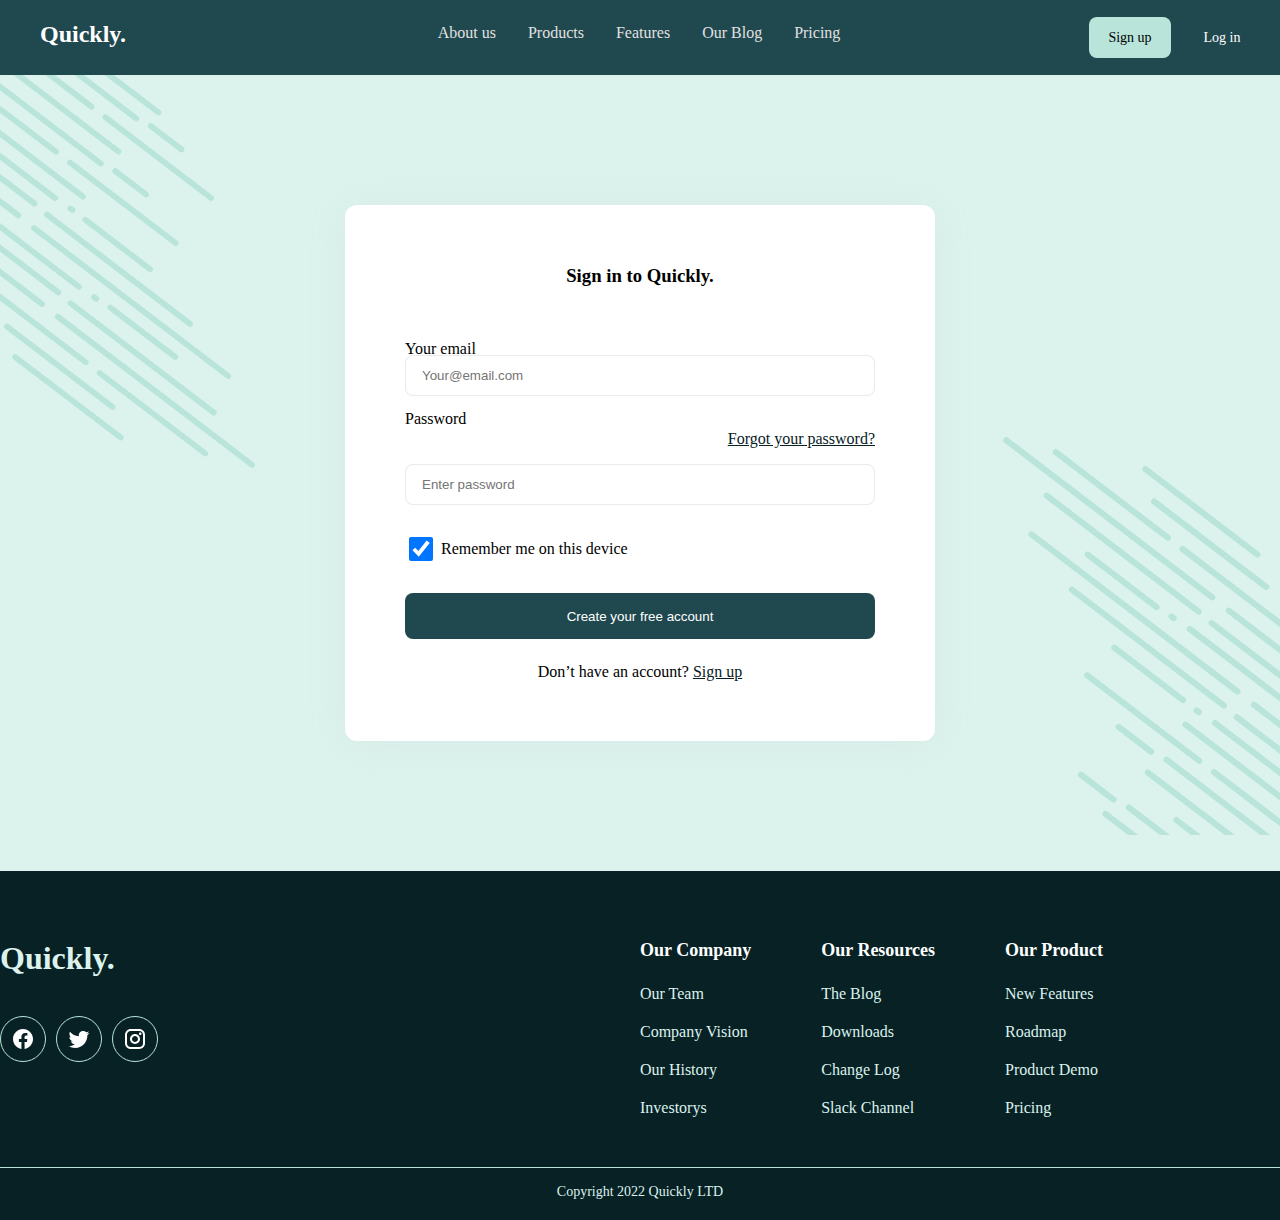
<file: signIn.html>
<!DOCTYPE html>
<html lang="en">
<head>
    <meta charset="UTF-8">
    <meta http-equiv="X-UA-Compatible" content="IE=edge">
    <meta name="viewport" content="width=device-width, initial-scale=1.0">
    <title>Document</title>
    <link href="https://cdn.jsdelivr.net/npm/bootstrap@5.2.3/dist/css/bootstrap.min.css" rel="stylesheet" integrity="sha384-rbsA2VBKQhggwzxH7pPCaAqO46MgnOM80zW1RWuH61DGLwZJEdK2Kadq2F9CUG65" crossorigin="anonymous">
    <link rel="stylesheet" href="css/signIn.css">
    <link rel="stylesheet" href="https://cdn.jsdelivr.net/npm/bootstrap-icons@1.10.3/font/bootstrap-icons.css">
    <link rel="stylesheet" href="https://cdnjs.cloudflare.com/ajax/libs/font-awesome/6.3.0/css/all.min.css" integrity="sha512-SzlrxWUlpfuzQ+pcUCosxcglQRNAq/DZjVsC0lE40xsADsfeQoEypE+enwcOiGjk/bSuGGKHEyjSoQ1zVisanQ==" crossorigin="anonymous" referrerpolicy="no-referrer" />
</head>
<body>


    <header>
        <i class="bi bi-list"></i>

        <nav>
            
            <h4><a href="index.html">Quickly.</a></h4>

            <ul class="nav-ul">
                <li><a href="aboutUs.html"> About us</a></li>
                <li><a href="#">Products</a></li>
                <li><a href="features.html">Features</a></li>
                <li><a href="#">Our Blog</a></li>
                <li><a href="pricing.html">Pricing</a></li>
            </ul>
            
            <div>
                <a href="signUp.html"  class="activee"><button> Sign up</button></a> 
                <a href="signIn.html"><button class="zed"> Log in </button></a> 
            </div>
        </nav>
    </header>

    <svg class="one" width="256" height="394" viewBox="0 0 256 394" fill="none" xmlns="http://www.w3.org/2000/svg">
        <rect x="252.519" y="393.834" width="250.037" height="5.74067" rx="2.87034" transform="rotate(-142.662 252.519 393.834)" fill="#B8E4DA"/>
        <rect x="86.2478" y="291.292" width="138.668" height="5.74067" rx="2.87034" transform="rotate(-142.662 86.2478 291.292)" fill="#B8E4DA"/>
        <rect x="101.356" y="92.6047" width="138.668" height="5.74067" rx="2.87034" transform="rotate(-142.662 101.356 92.6047)" fill="#B8E4DA"/>
        <rect x="146.595" y="123.568" width="44.3923" height="5.74067" rx="2.87034" transform="rotate(-142.662 146.595 123.568)" fill="#B8E4DA"/>
        <rect x="205.799" y="382.579" width="138.668" height="5.74067" rx="2.87034" transform="rotate(-142.662 205.799 382.579)" fill="#B8E4DA"/>
        <rect x="113.112" y="336.097" width="138.668" height="5.74067" rx="2.87034" transform="rotate(-142.662 113.112 336.097)" fill="#B8E4DA"/>
        <rect x="121.283" y="366.595" width="138.668" height="5.74067" rx="2.87034" transform="rotate(-142.662 121.283 366.595)" fill="#B8E4DA"/>
        <rect x="56.5977" y="80.8252" width="138.668" height="5.74067" rx="2.87034" transform="rotate(-142.662 56.5977 80.8252)" fill="#B8E4DA"/>
        <rect x="176.149" y="172.113" width="138.668" height="5.74067" rx="2.87034" transform="rotate(-142.662 176.149 172.113)" fill="#B8E4DA"/>
        <rect x="83.4609" y="125.63" width="138.668" height="5.74067" rx="2.87034" transform="rotate(-142.662 83.4609 125.63)" fill="#B8E4DA"/>
        <rect x="136.802" y="47.448" width="138.668" height="5.74067" rx="2.87034" transform="rotate(-142.662 136.802 47.448)" fill="#B8E4DA"/>
        <rect x="158.982" y="41.5049" width="138.668" height="5.74067" rx="2.87034" transform="rotate(-142.662 158.982 41.5049)" fill="#B8E4DA"/>
        <rect x="182.041" y="78.4116" width="44.3923" height="5.74067" rx="2.87034" transform="rotate(-142.662 182.041 78.4116)" fill="#B8E4DA"/>
        <rect x="92.0439" y="35.6682" width="138.668" height="5.74067" rx="2.87034" transform="rotate(-142.662 92.0439 35.6682)" fill="#B8E4DA"/>
        <rect x="211.594" y="126.956" width="138.668" height="5.74067" rx="2.87034" transform="rotate(-142.662 211.594 126.956)" fill="#B8E4DA"/>
        <rect x="118.907" y="80.4731" width="138.668" height="5.74067" rx="2.87034" transform="rotate(-142.662 118.907 80.4731)" fill="#B8E4DA"/>
        <rect x="79.4089" y="215.863" width="138.668" height="5.74067" rx="2.87034" transform="rotate(-142.662 79.4089 215.863)" fill="#B8E4DA"/>
        <rect x="96.7888" y="227.781" width="8.41808" height="5.74067" rx="2.87034" transform="rotate(-142.662 96.7888 227.781)" fill="#B8E4DA"/>
        <rect x="175.633" y="285.924" width="87.2931" height="5.74067" rx="2.87034" transform="rotate(-142.662 175.633 285.924)" fill="#B8E4DA"/>
        <rect x="150.657" y="198.258" width="87.2931" height="5.74067" rx="2.87034" transform="rotate(-142.662 150.657 198.258)" fill="#B8E4DA"/>
        <rect x="42.6736" y="233.135" width="186.021" height="5.74067" rx="2.87034" transform="rotate(-142.662 42.6736 233.135)" fill="#B8E4DA"/>
        <rect x="58.8374" y="221.376" width="186.021" height="5.74067" rx="2.87034" transform="rotate(-142.662 58.8374 221.376)" fill="#B8E4DA"/>
        <rect x="214.386" y="341.648" width="186.021" height="5.74067" rx="2.87034" transform="rotate(-142.662 214.386 341.648)" fill="#B8E4DA"/>
        <rect x="228.746" y="305.113" width="250.037" height="5.74067" rx="2.87034" transform="rotate(-142.662 228.746 305.113)" fill="#B8E4DA"/>
        <rect x="55.6362" y="127.142" width="138.668" height="5.74067" rx="2.87034" transform="rotate(-142.662 55.6362 127.142)" fill="#B8E4DA"/>
        <rect x="73.0159" y="139.06" width="8.41808" height="5.74067" rx="2.87034" transform="rotate(-142.662 73.0159 139.06)" fill="#B8E4DA"/>
        <rect x="18.9006" y="144.415" width="186.021" height="5.74067" rx="2.87034" transform="rotate(-142.662 18.9006 144.415)" fill="#B8E4DA"/>
        <rect x="35.0647" y="132.655" width="186.021" height="5.74067" rx="2.87034" transform="rotate(-142.662 35.0647 132.655)" fill="#B8E4DA"/>
        <rect x="190.613" y="252.927" width="186.021" height="5.74067" rx="2.87034" transform="rotate(-142.662 190.613 252.927)" fill="#B8E4DA"/>
        </svg>
        
        <svg class="two" width="278" height="399" viewBox="0 0 278 399" fill="none" xmlns="http://www.w3.org/2000/svg">
            <rect x="3.69238" width="265.144" height="6.08752" rx="3.04376" transform="rotate(37.3379 3.69238 0)" fill="#B8E4DA"/>
            <rect x="180.008" y="108.737" width="147.046" height="6.08752" rx="3.04376" transform="rotate(37.3379 180.008 108.737)" fill="#B8E4DA"/>
            <rect x="163.987" y="319.43" width="147.046" height="6.08752" rx="3.04376" transform="rotate(37.3379 163.987 319.43)" fill="#B8E4DA"/>
            <rect x="116.015" y="286.595" width="47.0744" height="6.08752" rx="3.04376" transform="rotate(37.3379 116.015 286.595)" fill="#B8E4DA"/>
            <rect x="53.2339" y="11.9347" width="147.046" height="6.08752" rx="3.04376" transform="rotate(37.3379 53.2339 11.9347)" fill="#B8E4DA"/>
            <rect x="151.522" y="61.2256" width="147.046" height="6.08752" rx="3.04376" transform="rotate(37.3379 151.522 61.2256)" fill="#B8E4DA"/>
            <rect x="142.857" y="28.8849" width="147.046" height="6.08752" rx="3.04376" transform="rotate(37.3379 142.857 28.8849)" fill="#B8E4DA"/>
            <rect x="211.45" y="331.921" width="147.046" height="6.08752" rx="3.04376" transform="rotate(37.3379 211.45 331.921)" fill="#B8E4DA"/>
            <rect x="84.6753" y="235.118" width="147.046" height="6.08752" rx="3.04376" transform="rotate(37.3379 84.6753 235.118)" fill="#B8E4DA"/>
            <rect x="182.963" y="284.409" width="147.046" height="6.08752" rx="3.04376" transform="rotate(37.3379 182.963 284.409)" fill="#B8E4DA"/>
            <rect x="126.4" y="367.314" width="147.046" height="6.08752" rx="3.04376" transform="rotate(37.3379 126.4 367.314)" fill="#B8E4DA"/>
            <rect x="102.879" y="373.617" width="147.046" height="6.08752" rx="3.04376" transform="rotate(37.3379 102.879 373.617)" fill="#B8E4DA"/>
            <rect x="78.4282" y="334.48" width="47.0744" height="6.08752" rx="3.04376" transform="rotate(37.3379 78.4282 334.48)" fill="#B8E4DA"/>
            <rect x="173.863" y="379.805" width="147.046" height="6.08752" rx="3.04376" transform="rotate(37.3379 173.863 379.805)" fill="#B8E4DA"/>
            <rect x="145.376" y="332.294" width="147.046" height="6.08752" rx="3.04376" transform="rotate(37.3379 145.376 332.294)" fill="#B8E4DA"/>
            <rect x="187.26" y="188.723" width="147.046" height="6.08752" rx="3.04376" transform="rotate(37.3379 187.26 188.723)" fill="#B8E4DA"/>
            <rect x="168.831" y="176.086" width="8.92669" height="6.08752" rx="3.04376" transform="rotate(37.3379 168.831 176.086)" fill="#B8E4DA"/>
            <rect x="85.2222" y="114.43" width="92.5672" height="6.08752" rx="3.04376" transform="rotate(37.3379 85.2222 114.43)" fill="#B8E4DA"/>
            <rect x="111.707" y="207.392" width="92.5672" height="6.08752" rx="3.04376" transform="rotate(37.3379 111.707 207.392)" fill="#B8E4DA"/>
            <rect x="226.216" y="170.408" width="197.261" height="6.08752" rx="3.04376" transform="rotate(37.3379 226.216 170.408)" fill="#B8E4DA"/>
            <rect x="209.075" y="182.879" width="197.261" height="6.08752" rx="3.04376" transform="rotate(37.3379 209.075 182.879)" fill="#B8E4DA"/>
            <rect x="44.1294" y="55.3391" width="197.261" height="6.08752" rx="3.04376" transform="rotate(37.3379 44.1294 55.3391)" fill="#B8E4DA"/>
            <rect x="28.9014" y="94.0815" width="265.144" height="6.08752" rx="3.04376" transform="rotate(37.3379 28.9014 94.0815)" fill="#B8E4DA"/>
            <rect x="212.469" y="282.805" width="147.046" height="6.08752" rx="3.04376" transform="rotate(37.3379 212.469 282.805)" fill="#B8E4DA"/>
            <rect x="194.041" y="270.168" width="8.92669" height="6.08752" rx="3.04376" transform="rotate(37.3379 194.041 270.168)" fill="#B8E4DA"/>
            <rect x="251.425" y="264.489" width="197.261" height="6.08752" rx="3.04376" transform="rotate(37.3379 251.425 264.489)" fill="#B8E4DA"/>
            <rect x="234.284" y="276.96" width="197.261" height="6.08752" rx="3.04376" transform="rotate(37.3379 234.284 276.96)" fill="#B8E4DA"/>
            <rect x="69.3384" y="149.42" width="197.261" height="6.08752" rx="3.04376" transform="rotate(37.3379 69.3384 149.42)" fill="#B8E4DA"/>
            </svg>
            


    <div class="container">
        <div class="row">

            <div class="sign">
                <div class="sign-up">

                    <h3>Sign in to Quickly.</h3>

                    <p class="adjust1"><a href="#">Forgot your password?</a></p>

                    <p class="adjust2">Your email</p>
                    <p class="adjust3">Password</p>

                    <input type="email" id="email" placeholder="Your@email.com">
                    <input type="password" id="password" placeholder="Enter password">

                    <div>
                        <input type="checkbox" id="checkbox" checked>
                        <span>Remember me on this device</span>
                    </div>
                    

                    <button>Create your free account</button>

                    <p>Don’t have an account? <a href="#">Sign up</a></p>

                </div>
            </div>

        </div>
    </div>

    


    <footer>

        <div class="container">
            <div class="row">
    
                <div class="box-foot">
    
                    <div class="col-foot">
                        <div class="read-foot">
                            <h3><a href="#">Quickly.</a></h3>
                            <div class="only">
                            <p><a href="#"><svg width="24" height="24" viewBox="0 0 24 24" fill="none" xmlns="http://www.w3.org/2000/svg">
                                <path d="M12 2.04004C6.5 2.04004 2 6.53004 2 12.06C2 17.06 5.66 21.21 10.44 21.96V14.96H7.9V12.06H10.44V9.85004C10.44 7.34004 11.93 5.96004 14.22 5.96004C15.31 5.96004 16.45 6.15004 16.45 6.15004V8.62004H15.19C13.95 8.62004 13.56 9.39004 13.56 10.18V12.06H16.34L15.89 14.96H13.56V21.96C15.9164 21.5879 18.0622 20.3856 19.6099 18.5701C21.1576 16.7546 22.0054 14.4457 22 12.06C22 6.53004 17.5 2.04004 12 2.04004Z" fill="white"/>
                                </svg>
                                </a></p>
                            <p><a href="#"><svg width="24" height="24" viewBox="0 0 24 24" fill="none" xmlns="http://www.w3.org/2000/svg">
                                <path d="M22.46 6C21.69 6.35 20.86 6.58 20 6.69C20.88 6.16 21.56 5.32 21.88 4.31C21.05 4.81 20.13 5.16 19.16 5.36C18.37 4.5 17.26 4 16 4C13.65 4 11.73 5.92 11.73 8.29C11.73 8.63 11.77 8.96 11.84 9.27C8.28004 9.09 5.11004 7.38 3.00004 4.79C2.63004 5.42 2.42004 6.16 2.42004 6.94C2.42004 8.43 3.17004 9.75 4.33004 10.5C3.62004 10.5 2.96004 10.3 2.38004 10V10.03C2.38004 12.11 3.86004 13.85 5.82004 14.24C5.19077 14.4122 4.53013 14.4362 3.89004 14.31C4.16165 15.1625 4.69358 15.9084 5.41106 16.4429C6.12854 16.9775 6.99549 17.2737 7.89004 17.29C6.37367 18.4904 4.49404 19.1393 2.56004 19.13C2.22004 19.13 1.88004 19.11 1.54004 19.07C3.44004 20.29 5.70004 21 8.12004 21C16 21 20.33 14.46 20.33 8.79C20.33 8.6 20.33 8.42 20.32 8.23C21.16 7.63 21.88 6.87 22.46 6Z" fill="white"/>
                                </svg>
                                </a></p>
                            <p><a href="#"><svg width="24" height="24" viewBox="0 0 24 24" fill="none" xmlns="http://www.w3.org/2000/svg">
                                <path d="M7.8 2H16.2C19.4 2 22 4.6 22 7.8V16.2C22 17.7383 21.3889 19.2135 20.3012 20.3012C19.2135 21.3889 17.7383 22 16.2 22H7.8C4.6 22 2 19.4 2 16.2V7.8C2 6.26174 2.61107 4.78649 3.69878 3.69878C4.78649 2.61107 6.26174 2 7.8 2ZM7.6 4C6.64522 4 5.72955 4.37928 5.05442 5.05442C4.37928 5.72955 4 6.64522 4 7.6V16.4C4 18.39 5.61 20 7.6 20H16.4C17.3548 20 18.2705 19.6207 18.9456 18.9456C19.6207 18.2705 20 17.3548 20 16.4V7.6C20 5.61 18.39 4 16.4 4H7.6ZM17.25 5.5C17.5815 5.5 17.8995 5.6317 18.1339 5.86612C18.3683 6.10054 18.5 6.41848 18.5 6.75C18.5 7.08152 18.3683 7.39946 18.1339 7.63388C17.8995 7.8683 17.5815 8 17.25 8C16.9185 8 16.6005 7.8683 16.3661 7.63388C16.1317 7.39946 16 7.08152 16 6.75C16 6.41848 16.1317 6.10054 16.3661 5.86612C16.6005 5.6317 16.9185 5.5 17.25 5.5ZM12 7C13.3261 7 14.5979 7.52678 15.5355 8.46447C16.4732 9.40215 17 10.6739 17 12C17 13.3261 16.4732 14.5979 15.5355 15.5355C14.5979 16.4732 13.3261 17 12 17C10.6739 17 9.40215 16.4732 8.46447 15.5355C7.52678 14.5979 7 13.3261 7 12C7 10.6739 7.52678 9.40215 8.46447 8.46447C9.40215 7.52678 10.6739 7 12 7ZM12 9C11.2044 9 10.4413 9.31607 9.87868 9.87868C9.31607 10.4413 9 11.2044 9 12C9 12.7956 9.31607 13.5587 9.87868 14.1213C10.4413 14.6839 11.2044 15 12 15C12.7956 15 13.5587 14.6839 14.1213 14.1213C14.6839 13.5587 15 12.7956 15 12C15 11.2044 14.6839 10.4413 14.1213 9.87868C13.5587 9.31607 12.7956 9 12 9Z" fill="white"/>
                                </svg>
                                </a></p>
                            </div>
                        </div>
                    </div>
    
                    <div class="col-foot feet">
                        <div class="read-foot1">
                            <ul>
                                <a href="#"><h5>Our Company</h5></a>
    
                                <a href="#"><li>Our Team</li></a>
                                <a href="#"><li>Company Vision</li></a>
                                <a href="#"><li>Our History</li></a>
                                <a href="#"><li>Investorys</li></a>
                            </ul>
    
                            <ul>
                                <a href="#"><h5>Our Resources</h5></a>
    
                                <a href="#"><li>The Blog</li></a>
                                <a href="#"><li>Downloads</li></a>
                                <a href="#"><li>Change Log</li></a>
                                <a href="#"><li>Slack Channel</li></a>
                            </ul>
    
                            <ul>
                                <a href="#"><h5>Our Product</h5></a>
    
                                <a href="#"><li>New Features</li></a>
                                <a href="#"><li>Roadmap</li></a>
                                <a href="#"><li>Product Demo</li></a>
                                <a href="#"><li>Pricing</li></a>
                            </ul>
                            
                        </div>
                    </div>
    
                </div>
    
            </div>
        </div>
    
        <div class="last">
            <p><a href="#">Copyright 2022 Quickly LTD</a></p>
        </div>
    
    </footer>



    <script src="js/signIn.js"></script>

</body>
</html>
</file>
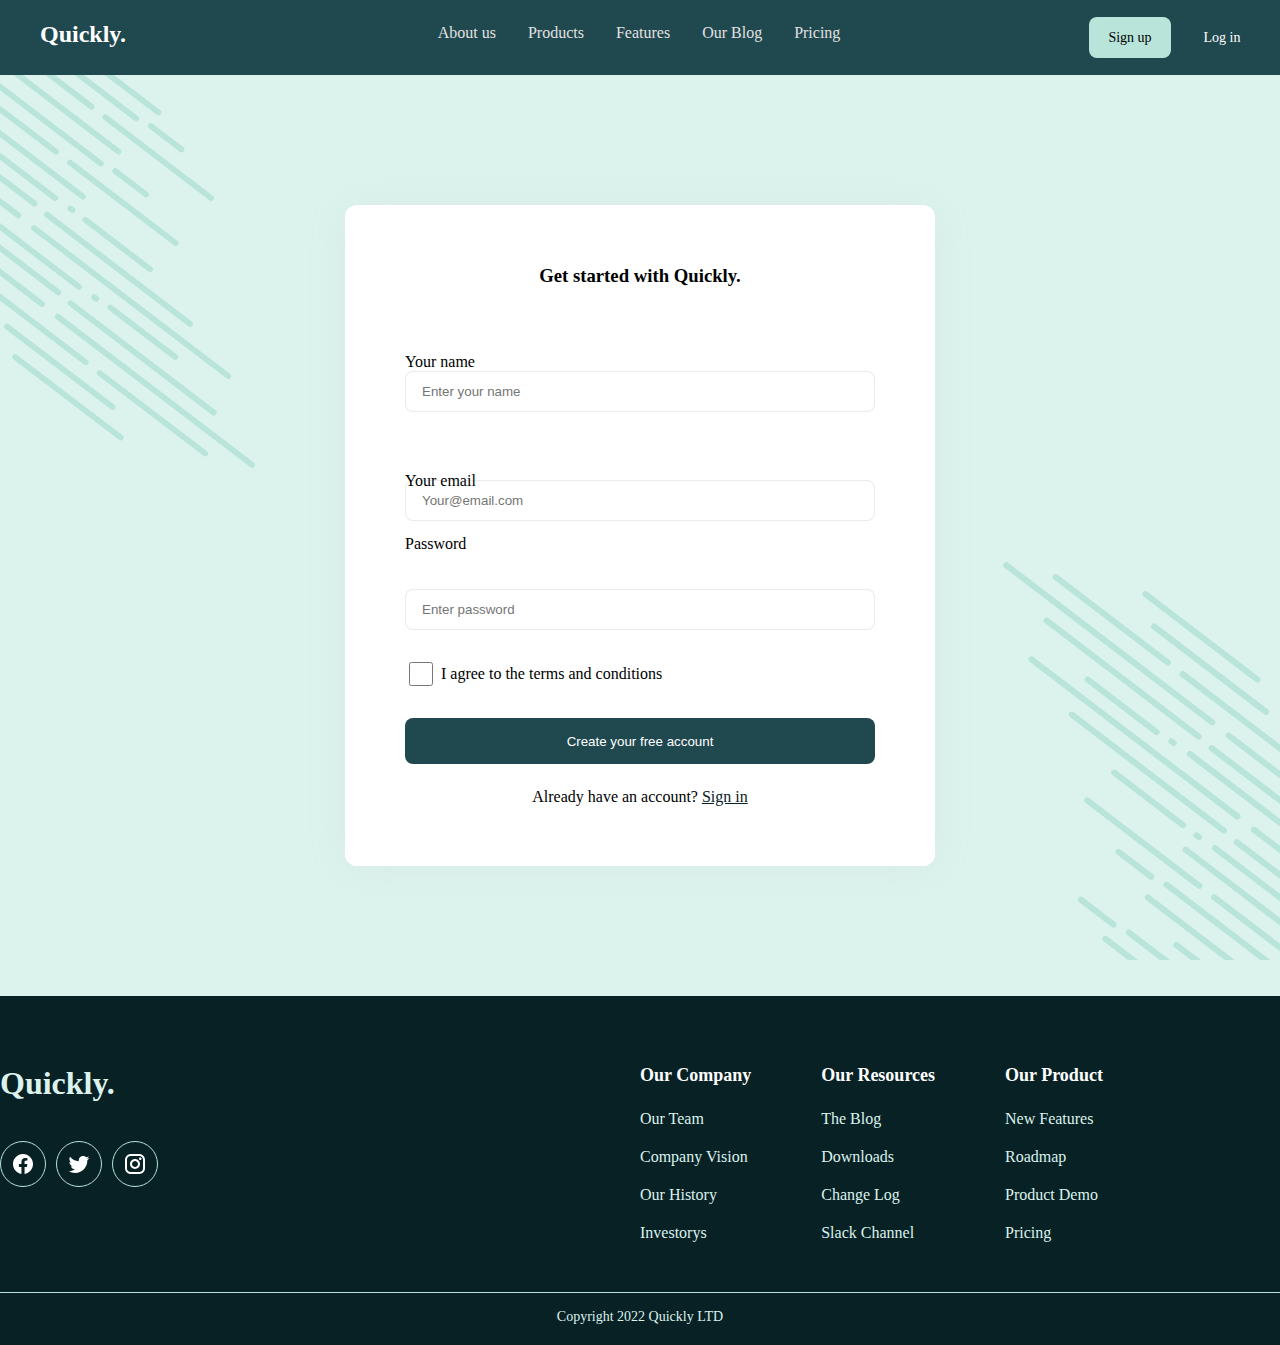
<file: signUp.html>
<!DOCTYPE html>
<html lang="en">
<head>
    <meta charset="UTF-8">
    <meta http-equiv="X-UA-Compatible" content="IE=edge">
    <meta name="viewport" content="width=device-width, initial-scale=1.0">
    <title>Document</title>
    <link href="https://cdn.jsdelivr.net/npm/bootstrap@5.2.3/dist/css/bootstrap.min.css" rel="stylesheet" integrity="sha384-rbsA2VBKQhggwzxH7pPCaAqO46MgnOM80zW1RWuH61DGLwZJEdK2Kadq2F9CUG65" crossorigin="anonymous">
    <link rel="stylesheet" href="css/SignUp.css">
    <link rel="stylesheet" href="https://cdn.jsdelivr.net/npm/bootstrap-icons@1.10.3/font/bootstrap-icons.css">
    <link rel="stylesheet" href="https://cdnjs.cloudflare.com/ajax/libs/font-awesome/6.3.0/css/all.min.css" integrity="sha512-SzlrxWUlpfuzQ+pcUCosxcglQRNAq/DZjVsC0lE40xsADsfeQoEypE+enwcOiGjk/bSuGGKHEyjSoQ1zVisanQ==" crossorigin="anonymous" referrerpolicy="no-referrer" />
</head>
<body>


    <header>
        <i class="bi bi-list"></i>

        <nav>
            
            <h4><a href="index.html">Quickly.</a></h4>

            <ul class="nav-ul">
                <li><a href="aboutUs.html"> About us</a></li>
                <li><a href="#">Products</a></li>
                <li><a href="features.html">Features</a></li>
                <li><a href="#">Our Blog</a></li>
                <li><a href="pricing.html">Pricing</a></li>
            </ul>
            
            <div>
                <a href="signUp.html"><button> Sign up</button></a> 
                <a href="signIn.html"  class="activee"><button class="zed"> Log in </button></a> 
            </div>
        </nav>
    </header>

    <svg class="one" width="256" height="394" viewBox="0 0 256 394" fill="none" xmlns="http://www.w3.org/2000/svg">
        <rect x="252.519" y="393.834" width="250.037" height="5.74067" rx="2.87034" transform="rotate(-142.662 252.519 393.834)" fill="#B8E4DA"/>
        <rect x="86.2478" y="291.292" width="138.668" height="5.74067" rx="2.87034" transform="rotate(-142.662 86.2478 291.292)" fill="#B8E4DA"/>
        <rect x="101.356" y="92.6047" width="138.668" height="5.74067" rx="2.87034" transform="rotate(-142.662 101.356 92.6047)" fill="#B8E4DA"/>
        <rect x="146.595" y="123.568" width="44.3923" height="5.74067" rx="2.87034" transform="rotate(-142.662 146.595 123.568)" fill="#B8E4DA"/>
        <rect x="205.799" y="382.579" width="138.668" height="5.74067" rx="2.87034" transform="rotate(-142.662 205.799 382.579)" fill="#B8E4DA"/>
        <rect x="113.112" y="336.097" width="138.668" height="5.74067" rx="2.87034" transform="rotate(-142.662 113.112 336.097)" fill="#B8E4DA"/>
        <rect x="121.283" y="366.595" width="138.668" height="5.74067" rx="2.87034" transform="rotate(-142.662 121.283 366.595)" fill="#B8E4DA"/>
        <rect x="56.5977" y="80.8252" width="138.668" height="5.74067" rx="2.87034" transform="rotate(-142.662 56.5977 80.8252)" fill="#B8E4DA"/>
        <rect x="176.149" y="172.113" width="138.668" height="5.74067" rx="2.87034" transform="rotate(-142.662 176.149 172.113)" fill="#B8E4DA"/>
        <rect x="83.4609" y="125.63" width="138.668" height="5.74067" rx="2.87034" transform="rotate(-142.662 83.4609 125.63)" fill="#B8E4DA"/>
        <rect x="136.802" y="47.448" width="138.668" height="5.74067" rx="2.87034" transform="rotate(-142.662 136.802 47.448)" fill="#B8E4DA"/>
        <rect x="158.982" y="41.5049" width="138.668" height="5.74067" rx="2.87034" transform="rotate(-142.662 158.982 41.5049)" fill="#B8E4DA"/>
        <rect x="182.041" y="78.4116" width="44.3923" height="5.74067" rx="2.87034" transform="rotate(-142.662 182.041 78.4116)" fill="#B8E4DA"/>
        <rect x="92.0439" y="35.6682" width="138.668" height="5.74067" rx="2.87034" transform="rotate(-142.662 92.0439 35.6682)" fill="#B8E4DA"/>
        <rect x="211.594" y="126.956" width="138.668" height="5.74067" rx="2.87034" transform="rotate(-142.662 211.594 126.956)" fill="#B8E4DA"/>
        <rect x="118.907" y="80.4731" width="138.668" height="5.74067" rx="2.87034" transform="rotate(-142.662 118.907 80.4731)" fill="#B8E4DA"/>
        <rect x="79.4089" y="215.863" width="138.668" height="5.74067" rx="2.87034" transform="rotate(-142.662 79.4089 215.863)" fill="#B8E4DA"/>
        <rect x="96.7888" y="227.781" width="8.41808" height="5.74067" rx="2.87034" transform="rotate(-142.662 96.7888 227.781)" fill="#B8E4DA"/>
        <rect x="175.633" y="285.924" width="87.2931" height="5.74067" rx="2.87034" transform="rotate(-142.662 175.633 285.924)" fill="#B8E4DA"/>
        <rect x="150.657" y="198.258" width="87.2931" height="5.74067" rx="2.87034" transform="rotate(-142.662 150.657 198.258)" fill="#B8E4DA"/>
        <rect x="42.6736" y="233.135" width="186.021" height="5.74067" rx="2.87034" transform="rotate(-142.662 42.6736 233.135)" fill="#B8E4DA"/>
        <rect x="58.8374" y="221.376" width="186.021" height="5.74067" rx="2.87034" transform="rotate(-142.662 58.8374 221.376)" fill="#B8E4DA"/>
        <rect x="214.386" y="341.648" width="186.021" height="5.74067" rx="2.87034" transform="rotate(-142.662 214.386 341.648)" fill="#B8E4DA"/>
        <rect x="228.746" y="305.113" width="250.037" height="5.74067" rx="2.87034" transform="rotate(-142.662 228.746 305.113)" fill="#B8E4DA"/>
        <rect x="55.6362" y="127.142" width="138.668" height="5.74067" rx="2.87034" transform="rotate(-142.662 55.6362 127.142)" fill="#B8E4DA"/>
        <rect x="73.0159" y="139.06" width="8.41808" height="5.74067" rx="2.87034" transform="rotate(-142.662 73.0159 139.06)" fill="#B8E4DA"/>
        <rect x="18.9006" y="144.415" width="186.021" height="5.74067" rx="2.87034" transform="rotate(-142.662 18.9006 144.415)" fill="#B8E4DA"/>
        <rect x="35.0647" y="132.655" width="186.021" height="5.74067" rx="2.87034" transform="rotate(-142.662 35.0647 132.655)" fill="#B8E4DA"/>
        <rect x="190.613" y="252.927" width="186.021" height="5.74067" rx="2.87034" transform="rotate(-142.662 190.613 252.927)" fill="#B8E4DA"/>
        </svg>
        
        <svg class="two" width="278" height="399" viewBox="0 0 278 399" fill="none" xmlns="http://www.w3.org/2000/svg">
            <rect x="3.69238" width="265.144" height="6.08752" rx="3.04376" transform="rotate(37.3379 3.69238 0)" fill="#B8E4DA"/>
            <rect x="180.008" y="108.737" width="147.046" height="6.08752" rx="3.04376" transform="rotate(37.3379 180.008 108.737)" fill="#B8E4DA"/>
            <rect x="163.987" y="319.43" width="147.046" height="6.08752" rx="3.04376" transform="rotate(37.3379 163.987 319.43)" fill="#B8E4DA"/>
            <rect x="116.015" y="286.595" width="47.0744" height="6.08752" rx="3.04376" transform="rotate(37.3379 116.015 286.595)" fill="#B8E4DA"/>
            <rect x="53.2339" y="11.9347" width="147.046" height="6.08752" rx="3.04376" transform="rotate(37.3379 53.2339 11.9347)" fill="#B8E4DA"/>
            <rect x="151.522" y="61.2256" width="147.046" height="6.08752" rx="3.04376" transform="rotate(37.3379 151.522 61.2256)" fill="#B8E4DA"/>
            <rect x="142.857" y="28.8849" width="147.046" height="6.08752" rx="3.04376" transform="rotate(37.3379 142.857 28.8849)" fill="#B8E4DA"/>
            <rect x="211.45" y="331.921" width="147.046" height="6.08752" rx="3.04376" transform="rotate(37.3379 211.45 331.921)" fill="#B8E4DA"/>
            <rect x="84.6753" y="235.118" width="147.046" height="6.08752" rx="3.04376" transform="rotate(37.3379 84.6753 235.118)" fill="#B8E4DA"/>
            <rect x="182.963" y="284.409" width="147.046" height="6.08752" rx="3.04376" transform="rotate(37.3379 182.963 284.409)" fill="#B8E4DA"/>
            <rect x="126.4" y="367.314" width="147.046" height="6.08752" rx="3.04376" transform="rotate(37.3379 126.4 367.314)" fill="#B8E4DA"/>
            <rect x="102.879" y="373.617" width="147.046" height="6.08752" rx="3.04376" transform="rotate(37.3379 102.879 373.617)" fill="#B8E4DA"/>
            <rect x="78.4282" y="334.48" width="47.0744" height="6.08752" rx="3.04376" transform="rotate(37.3379 78.4282 334.48)" fill="#B8E4DA"/>
            <rect x="173.863" y="379.805" width="147.046" height="6.08752" rx="3.04376" transform="rotate(37.3379 173.863 379.805)" fill="#B8E4DA"/>
            <rect x="145.376" y="332.294" width="147.046" height="6.08752" rx="3.04376" transform="rotate(37.3379 145.376 332.294)" fill="#B8E4DA"/>
            <rect x="187.26" y="188.723" width="147.046" height="6.08752" rx="3.04376" transform="rotate(37.3379 187.26 188.723)" fill="#B8E4DA"/>
            <rect x="168.831" y="176.086" width="8.92669" height="6.08752" rx="3.04376" transform="rotate(37.3379 168.831 176.086)" fill="#B8E4DA"/>
            <rect x="85.2222" y="114.43" width="92.5672" height="6.08752" rx="3.04376" transform="rotate(37.3379 85.2222 114.43)" fill="#B8E4DA"/>
            <rect x="111.707" y="207.392" width="92.5672" height="6.08752" rx="3.04376" transform="rotate(37.3379 111.707 207.392)" fill="#B8E4DA"/>
            <rect x="226.216" y="170.408" width="197.261" height="6.08752" rx="3.04376" transform="rotate(37.3379 226.216 170.408)" fill="#B8E4DA"/>
            <rect x="209.075" y="182.879" width="197.261" height="6.08752" rx="3.04376" transform="rotate(37.3379 209.075 182.879)" fill="#B8E4DA"/>
            <rect x="44.1294" y="55.3391" width="197.261" height="6.08752" rx="3.04376" transform="rotate(37.3379 44.1294 55.3391)" fill="#B8E4DA"/>
            <rect x="28.9014" y="94.0815" width="265.144" height="6.08752" rx="3.04376" transform="rotate(37.3379 28.9014 94.0815)" fill="#B8E4DA"/>
            <rect x="212.469" y="282.805" width="147.046" height="6.08752" rx="3.04376" transform="rotate(37.3379 212.469 282.805)" fill="#B8E4DA"/>
            <rect x="194.041" y="270.168" width="8.92669" height="6.08752" rx="3.04376" transform="rotate(37.3379 194.041 270.168)" fill="#B8E4DA"/>
            <rect x="251.425" y="264.489" width="197.261" height="6.08752" rx="3.04376" transform="rotate(37.3379 251.425 264.489)" fill="#B8E4DA"/>
            <rect x="234.284" y="276.96" width="197.261" height="6.08752" rx="3.04376" transform="rotate(37.3379 234.284 276.96)" fill="#B8E4DA"/>
            <rect x="69.3384" y="149.42" width="197.261" height="6.08752" rx="3.04376" transform="rotate(37.3379 69.3384 149.42)" fill="#B8E4DA"/>
            </svg>
            


    <div class="container">
        <div class="row">

            <div class="sign">
                <div class="sign-up">

                    <h3>Get started with Quickly.</h3>

                    <p class="adjust1">Your name</p>
                    <p class="adjust2">Your email</p>
                    <p class="adjust3">Password</p>

                    <input type="text" id="name" placeholder="Enter your name">
                    <input type="email" id="email" placeholder="Your@email.com">
                    <input type="password" id="password" placeholder="Enter password">

                    <div>
                        <input type="checkbox" id="checkbox">
                        <span>I agree to the terms and conditions</span>
                    </div>
                    

                    <button>Create your free account</button>

                    <p>Already have an account? <a href="#">Sign in</a></p>

                </div>
            </div>

        </div>
    </div>

    


    <footer>

        <div class="container">
            <div class="row">
    
                <div class="box-foot">
    
                    <div class="col-foot">
                        <div class="read-foot">
                            <h3><a href="#">Quickly.</a></h3>
                            <div class="only">
                            <p><a href="#"><svg width="24" height="24" viewBox="0 0 24 24" fill="none" xmlns="http://www.w3.org/2000/svg">
                                <path d="M12 2.04004C6.5 2.04004 2 6.53004 2 12.06C2 17.06 5.66 21.21 10.44 21.96V14.96H7.9V12.06H10.44V9.85004C10.44 7.34004 11.93 5.96004 14.22 5.96004C15.31 5.96004 16.45 6.15004 16.45 6.15004V8.62004H15.19C13.95 8.62004 13.56 9.39004 13.56 10.18V12.06H16.34L15.89 14.96H13.56V21.96C15.9164 21.5879 18.0622 20.3856 19.6099 18.5701C21.1576 16.7546 22.0054 14.4457 22 12.06C22 6.53004 17.5 2.04004 12 2.04004Z" fill="white"/>
                                </svg>
                                </a></p>
                            <p><a href="#"><svg width="24" height="24" viewBox="0 0 24 24" fill="none" xmlns="http://www.w3.org/2000/svg">
                                <path d="M22.46 6C21.69 6.35 20.86 6.58 20 6.69C20.88 6.16 21.56 5.32 21.88 4.31C21.05 4.81 20.13 5.16 19.16 5.36C18.37 4.5 17.26 4 16 4C13.65 4 11.73 5.92 11.73 8.29C11.73 8.63 11.77 8.96 11.84 9.27C8.28004 9.09 5.11004 7.38 3.00004 4.79C2.63004 5.42 2.42004 6.16 2.42004 6.94C2.42004 8.43 3.17004 9.75 4.33004 10.5C3.62004 10.5 2.96004 10.3 2.38004 10V10.03C2.38004 12.11 3.86004 13.85 5.82004 14.24C5.19077 14.4122 4.53013 14.4362 3.89004 14.31C4.16165 15.1625 4.69358 15.9084 5.41106 16.4429C6.12854 16.9775 6.99549 17.2737 7.89004 17.29C6.37367 18.4904 4.49404 19.1393 2.56004 19.13C2.22004 19.13 1.88004 19.11 1.54004 19.07C3.44004 20.29 5.70004 21 8.12004 21C16 21 20.33 14.46 20.33 8.79C20.33 8.6 20.33 8.42 20.32 8.23C21.16 7.63 21.88 6.87 22.46 6Z" fill="white"/>
                                </svg>
                                </a></p>
                            <p><a href="#"><svg width="24" height="24" viewBox="0 0 24 24" fill="none" xmlns="http://www.w3.org/2000/svg">
                                <path d="M7.8 2H16.2C19.4 2 22 4.6 22 7.8V16.2C22 17.7383 21.3889 19.2135 20.3012 20.3012C19.2135 21.3889 17.7383 22 16.2 22H7.8C4.6 22 2 19.4 2 16.2V7.8C2 6.26174 2.61107 4.78649 3.69878 3.69878C4.78649 2.61107 6.26174 2 7.8 2ZM7.6 4C6.64522 4 5.72955 4.37928 5.05442 5.05442C4.37928 5.72955 4 6.64522 4 7.6V16.4C4 18.39 5.61 20 7.6 20H16.4C17.3548 20 18.2705 19.6207 18.9456 18.9456C19.6207 18.2705 20 17.3548 20 16.4V7.6C20 5.61 18.39 4 16.4 4H7.6ZM17.25 5.5C17.5815 5.5 17.8995 5.6317 18.1339 5.86612C18.3683 6.10054 18.5 6.41848 18.5 6.75C18.5 7.08152 18.3683 7.39946 18.1339 7.63388C17.8995 7.8683 17.5815 8 17.25 8C16.9185 8 16.6005 7.8683 16.3661 7.63388C16.1317 7.39946 16 7.08152 16 6.75C16 6.41848 16.1317 6.10054 16.3661 5.86612C16.6005 5.6317 16.9185 5.5 17.25 5.5ZM12 7C13.3261 7 14.5979 7.52678 15.5355 8.46447C16.4732 9.40215 17 10.6739 17 12C17 13.3261 16.4732 14.5979 15.5355 15.5355C14.5979 16.4732 13.3261 17 12 17C10.6739 17 9.40215 16.4732 8.46447 15.5355C7.52678 14.5979 7 13.3261 7 12C7 10.6739 7.52678 9.40215 8.46447 8.46447C9.40215 7.52678 10.6739 7 12 7ZM12 9C11.2044 9 10.4413 9.31607 9.87868 9.87868C9.31607 10.4413 9 11.2044 9 12C9 12.7956 9.31607 13.5587 9.87868 14.1213C10.4413 14.6839 11.2044 15 12 15C12.7956 15 13.5587 14.6839 14.1213 14.1213C14.6839 13.5587 15 12.7956 15 12C15 11.2044 14.6839 10.4413 14.1213 9.87868C13.5587 9.31607 12.7956 9 12 9Z" fill="white"/>
                                </svg>
                                </a></p>
                            </div>
                        </div>
                    </div>
    
                    <div class="col-foot feet">
                        <div class="read-foot1">
                            <ul>
                                <a href="#"><h5>Our Company</h5></a>
    
                                <a href="#"><li>Our Team</li></a>
                                <a href="#"><li>Company Vision</li></a>
                                <a href="#"><li>Our History</li></a>
                                <a href="#"><li>Investorys</li></a>
                            </ul>
    
                            <ul>
                                <a href="#"><h5>Our Resources</h5></a>
    
                                <a href="#"><li>The Blog</li></a>
                                <a href="#"><li>Downloads</li></a>
                                <a href="#"><li>Change Log</li></a>
                                <a href="#"><li>Slack Channel</li></a>
                            </ul>
    
                            <ul>
                                <a href="#"><h5>Our Product</h5></a>
    
                                <a href="#"><li>New Features</li></a>
                                <a href="#"><li>Roadmap</li></a>
                                <a href="#"><li>Product Demo</li></a>
                                <a href="#"><li>Pricing</li></a>
                            </ul>
                            
                        </div>
                    </div>
    
                </div>
    
            </div>
        </div>
    
        <div class="last">
            <p><a href="#">Copyright 2022 Quickly LTD</a></p>
        </div>
    
    </footer>



    <script src="js/signUp.js"></script>

</body>
</html>
</file>
<file: css/aboutUs.css>
@import url('https://fonts.googleapis.com/css2?family=Poppins:wght@600&display=swap');
@import url('https://fonts.googleapis.com/css2?family=Shadows+Into+Light&display=swap');

*{
    box-sizing: border-box;
    margin-block-start: 0;
    margin-block-end: 0;
}

body{
    margin: 0;
    overflow-x: hidden;
}

.roww{
    overflow-x: hidden;
}

header{
    background: #FAFAFA;
}

.bi-list{
    position: absolute;
    scale: 2;
    top: 30px;
    left: 30px;
    display: none;
    border: 0.3px solid black;
    border-radius: 3px;
}

.activee{
    color: rgb(0, 0, 0);
}

nav{
    display: flex;
    justify-content: space-between;
    width: 100%;
    height: 75px;
    background-color: rgba(32, 72, 79, 1);
}

nav h4{
    font-style: normal;
    font-weight: 700;
    font-size: 24px;
    padding: 21px 40px;
    color: rgba(255, 255, 255, 1);
    font-family: 'Plus Jakarta Sans';
}

nav h4 a{
    text-decoration: none;
    color: white;
}
nav h4 a:hover{
    text-decoration: none;
    color: white;
}

nav ul{
    list-style: none;
    display: flex;
}

nav ul li{
    padding: 24px 11px;
    font-family: 'Plus Jakarta Sans';
    font-style: normal;
    font-weight: 400;
    font-size: 16px;
    color: rgba(255, 255, 255, 1);
}

nav ul li a{
    text-decoration: none;
    color: rgb(226, 225, 225);
    padding: 5px;
}
nav ul li a:hover{
    text-decoration: none;
    padding: 5px;
    color: rgb(204, 202, 202);
}

nav div{
   display: flex; 
   padding: 17px;
}

nav button{
    width: 82px;
    height: 41px;
    background: #B8E4DA;
    border-radius: 8px;
    font-family: 'Plus Jakarta Sans';
    font-style: normal;
    font-weight: 400;
    font-size: 14px;
    border: none;
}
nav button:hover{
    width: 82px;
    height: 41px;
    background: #96d1c3;
    border-radius: 8px;
    font-family: 'Plus Jakarta Sans';
    font-style: normal;
    font-weight: 400;
    font-size: 14px;
    border: none;
}

.zed{
    background-color: inherit;
    color: white;
    margin-left: 10px;
}
.zed:hover{
    background-color: inherit;
    color: rgb(223, 219, 219);
    margin-left: 10px;
}

.divider{
    background-image: url('https://s3-alpha-sig.figma.com/img/865a/2673/9bca2747544aee1db24a5bbdacee75c8?Expires=1678665600&Signature=lCtXZ8NBoAKp1U8B0bpEEZGJ8La7X4n9bJInHn3sSPmwvE~~5jHaUHjyhI4SDxcaZmA5EcadJp8oLhESzjEswC3~ERTVWj9dmqscvsTZqRsgcs7tUGHsQ-JeI7o92--g5hlOt9xEutED~qu5QQqpPj6otijqpFunCa1-aUNoNdx3W~dI~duhLGjGZzEZH5S2Cu3roiYPtjSW4SorSYAEwyFBspMhWYSexEj4n~SH04SrEObLkpEESDaZ-hP2DBPfK6RsMaumVdCX8oRCPZ~GGmWWrfyfedCoPbIqB7wCbIfAAFCAjajT5~wSxrolG34yvEX8uTAohmgpt1~LgKJcNw__&Key-Pair-Id=APKAQ4GOSFWCVNEHN3O4');
    background-position: bottom;
    background-color: #FAFAFA;;
    width: 100%;
    height: 107px;
    border: none;
}

.collor{
    background: #FAFAFA;
    width: 100%;
    position: relative;
    z-index: 2;
}

.box{
    display: flex;
    flex-wrap: wrap;
    margin-top: 60px;
    margin-bottom: 60px;
}

.coll{
    width: 60%;
    display: flex;
    align-items: center;
    position: relative;
}

.colll{
    width: 40%;
    text-align: right;
}

.little{
    position: absolute;
    top: 135px;
    right: 230px;
    z-index: -1;
}

.read h2{
    font-family: 'Plus Jakarta Sans';
    font-style: normal;
    font-weight: 700;
    font-size: 40px;
    color: #072125;
    margin-bottom: 36px;
}

.read h3{
    font-family: 'Plus Jakarta Sans';
    font-style: normal;
    font-weight: 400;
    font-size: 18px;
    color: #072125;
}

.box2{
    display: flex;
    flex-wrap: wrap;
    margin-top: 76px;
}

.coll2{
    width: 50%;
}

.on h3{
    margin-bottom: 80px;
}

.on button{
    padding: 16px 36px 15px;
    background: #20484F;
    border-radius: 8px;
    color: white;
    border: none;
}
.on button:hover{
    padding: 16px 36px 15px;
    background: #1e3d42;
    border-radius: 8px;
    color: white;
    border: none;
}

.box-num{
    display: flex;
    flex-wrap: wrap;
}

.coll-num{
    width: 50%;
}

.read-num h5{
    margin: 32px 0 12px 0;
}

.read-num h1{
    font-family: 'Plus Jakarta Sans';
    font-style: normal;
    font-weight: 700;
    font-size: 64px;
    color: rgba(32, 72, 79, 1);
}

.coll-num{
    padding-left: 116px;
}

.on h2{
    margin-top: 20px;
}

.box3{
    display: flex;
    flex-wrap: wrap;
    margin-top: 75px;
}

.coll3{
    width: 40%;
    padding: 85px 0;
}

.colll3{
    width: 60%;
    padding: 85px 0;
}

.read3 h5{
    font-family: 'Plus Jakarta Sans';
    font-style: normal;
    font-weight: 700;
    font-size: 18px;
    color: #20484F;
    margin-bottom: 24px;
}

.read3 h2{
    font-family: 'Plus Jakarta Sans';
    font-style: normal;
    font-weight: 700;
    font-size: 40px;
    color: #072125;
}

.read3 h4{
    font-family: 'Plus Jakarta Sans';
    font-style: normal;
    font-weight: 500;
    font-size: 26px;
    color: #072125;
}

.box4{
    display: flex;
    flex-wrap: wrap;
    margin-bottom: 250px;
}

.coll4{
    width: 25%;
}

.boring{
    width: 100%;
    text-align: center;
}

.boring h2{
    margin-top: 48px;
    margin-bottom: 20px;
    font-family: 'Plus Jakarta Sans';
    font-style: normal;
    font-weight: 700;
    font-size: 40px;
}

.boring p{
    font-family: 'Plus Jakarta Sans';
    font-style: normal;
    font-weight: 400;
    font-size: 16px;
}

.rot1{
    transform: translate(-120px, -35px);
    transition: all 0.6s linear;
}
.rot1:hover{
    transform: rotate(12.5deg);
}

.rot2{
    transform: translate(-20px, 200px);
    transition: all 0.6s linear;
}
.rot2:hover{
    transform: rotate(-5deg);
}

.rot3{
    transform: translate(30px, 40px);
    transition: all 0.6s linear;
}
.rot3:hover{
    transform: rotate(8deg);
}

.rot4{
    transform: translate(80px, 200px);
    transition: all 0.6s linear;
}
.rot4:hover{
    transform: rotate(-10deg);
}

.hjk{
    transform: rotate(180deg);
}

.lpk{
    width: 100%;
    text-align: center;
    margin-top: 94px;
    margin-bottom: 68px;
}

.lpk h2{
    font-family: 'Plus Jakarta Sans';
    font-style: normal;
    font-weight: 700;
    font-size: 40px;
    color: #072125;
}

.box5{
    display: flex;
    flex-wrap: wrap;
    padding:  0 100px;
}

.coll5{
    width: 33.33333%;
    text-align: center;
    margin-bottom: 50px;
}

.read5 div button{
    border: 1px solid rgba(32, 72, 79, 0.1);
    border-radius: 48px;
    width: 48px;
    height: 48px;
    margin: 0 4px;
}

.read5 div button a{
    display: flex;
    justify-content: center;
    align-items: center;
}

.read5 h4{
    margin-top: 22px;
}

.cont{
    position: relative;
}

.lone{
    position: absolute;
    right: -25px;
    bottom: 135px;
}

.lonee{
    font-family: 'Shadows Into Light';
    font-style: normal;
    font-weight: 400;
    font-size: 18px;
    color: #072125;
    position: absolute;
    right: -100px;
    bottom: 50px;
   
}

.another{
    width: 100%;
    text-align: center;
    margin-top: 30px;
    margin-bottom: 78px;
}

.another button{
    border: none;
    background: #20484F;
    border-radius: 8px;
    color: white;
    padding: 16px 36px 15px;
}
.another button:hover{
    border: none;
    background: #18363b;
    border-radius: 8px;
    color: white;
    padding: 16px 36px 15px;
}

.box6{
    position: relative;
    width: 100%;
    height: 516px;
    transition: all 0.4s linear;
}

.read6{
    text-align: center;
    position: absolute;
    width: 100%;
}

.read6 svg{
    margin-top: 71px;
    margin-bottom: 48px;
}

.read6 h1{
    font-family: 'Plus Jakarta Sans';
    font-style: normal;
    font-weight: 700;
    font-size: 50px;
    color: #072125;
}

.read6 img{
    margin-top: 66px;
    margin-bottom: 40px;
}

.btn-div{
    width: 100%;
    display: flex;
    justify-content: center;
    margin-bottom: 33px;
}

.active{
    background-color: rgba(184, 228, 218, 1) !important;
}

.clr{
    background-color: rgba(32, 72, 79, 1);
    width: 8px;
    height: 10px;
    border-radius: 50%;
    margin: 0 6px 0 0;
    border: none;
}

.loli{
    background-color: #20484F;
    position: relative;
    z-index: 999;
}

.box7{
    display: flex;
    flex-wrap: wrap;
}

.coll7{
    width: 70%;
    padding: 100px 0;
}

.colll7{
    width: 30%;
    padding: 100px 0;
    display: flex;
    justify-content: center;
    align-items: center;
}

.read7 h1{
    font-family: 'Plus Jakarta Sans';
    font-style: normal;
    font-weight: 700;
    font-size: 50px;
    line-height: 120%;
    color: #FFFFFF;
}

.read7 ul{
    display: flex;
    flex-wrap: wrap;
    padding-left: 0;
    margin-top: 40px;
}

.read7 ul li{
    color: white;
    list-style: none;
    padding: 0 25px;
}

.read7 button{
    background: #FFFFFF;
    border: 1px solid rgba(32, 72, 79, 0.1);
    border-radius: 8px;
    border: none;
    padding: 16px 36px 15px;
}

.pop{
    padding-left: 0 !important;
}

.dec{
    position: absolute;
    top: 0px;
    right: 0px;
    z-index: -1;
}

footer{
    background-color: #072125;
}

.box-foot{
    display: flex;
    flex-wrap: wrap;
}

.col-foot{
    width: 50%;
    margin-top: 69px;
}

.read-foot h3{
    font-family: 'Plus Jakarta Sans';
    font-style: normal;
    font-weight: 700;
    font-size: 32px;
    color: white;
    margin-bottom: 39px;
}

.read-foot p{
    margin-bottom: 25px;
}

.read-foot a{
    text-decoration: none;
    color: rgba(220, 242, 237, 1);
}

.read-foot1{
    display: flex;
}

.read-foot1 ul {
    padding-left: 0;
    margin-right: 80px;
}

.read-foot1 ul a{
    text-decoration: none;
}

.read-foot1 ul h5{
    color: white;
    font-family: 'Plus Jakarta Sans';
    font-style: normal;
    font-weight: 700;
    font-size: 18px;
    margin-bottom: 24px;
}

.read-foot1 ul li{
    color: rgba(220, 242, 237, 1) ;
    margin-bottom: 20px;
    list-style: none;
}

.last{
    height: 53px;
    text-align: center;
    border-top: 1px solid #B8E4DA;
    margin-top: 30px;
}

.last p{
    font-family: 'Plus Jakarta Sans';
    font-style: normal;
    font-weight: 400;
    font-size: 14px;
    margin-top: 16px;
}

.last p a{
    text-decoration: none;
    color: rgba(220, 242, 237, 1);
}

@media (max-width: 1470px){

    .box4{
        margin-bottom: 0;
    }

    .coll4{
        width: 50%;
        text-align: center;
    }

    .rot1{
        transform: translate(0, 0);
        transform: rotate(12.5deg);
    }

    .rot2{
        transform: translate(0, 0);
        transform: rotate(-5deg);
    }

    .rot3{
        transform: translate(0, 0);
        transform: rotate(8deg);
    }

    .rot4{
        transform: translate(0, 0);
        transform: rotate(-10deg);
    }
}

@media (max-width: 1400px){

    .read-foot1 ul {
        margin-right: 70px;
    }

    .little{
        top: 105px;
        right: 110px;
    }

}

@media (max-width: 1200px){

    .col-foot{
        width: 40%;
    }

    .feet{
        width: 60% !important;
    }

    .little{
        top: 95px;
        right: 15px;
    }

    .read7 ul li {
        padding: 0px 15px;
    }
    
}

@media (max-width: 999px){

    .read-foot1 ul {
        margin-right: 28px;
    }

    .coll{
        width: 100%;
    }

    .colll{
        width: 100%;
        text-align: center;
        margin-top: 30px;
    }

    .little{
        top: 15px;
        right: 145px;
    }

    .box2{
        margin-top: 0;
    }

    .coll-num {
        padding-left: 65px;
    }

    .lpk{
        margin-top: 0;
    }

    .coll5{
        width: 50%;
    }

    .coll7{
        width: 100%;
        padding: 80px 0;
    }

    .colll7{
        width: 100%;
        text-align: center;
        padding:  0 0 100px 0;
    }

}

@media (max-width: 841px){

    nav{
        display: none;
    }

    .bi-list{
        display: block;
        justify-content: center;
        text-align: center;
        width: 25px;
        height: 25px;
        position: absolute;
        z-index: 3;
    }
}

@media (max-width: 767px){

    .col-foot{
        width: 100% !important;
    }

    .read-foot1 ul {
        margin-right: 50px;
    }

    .little {
        top: 60px;
        left: -20px;
    }

    .box{
        margin-bottom: 0;
    }

    .coll2{
        width: 100%;
    }

    .read h3{
        margin-bottom: 40px;
    }

    .box-num{
        margin-top: 25px;
    }

    .coll-num{
        padding-left: 30px;
    }

    .coll3{
        width: 100%;
        padding: 20px 0;
    }

    .colll3{
        width: 100%;
        padding: 25px 0;
    }

    .on h2{
        margin-top: 0px;
    }

    .box3{
        margin-top: 35px;
    }

    .coll4{
        width: 100%;
    }

    .box5{
        padding: 0;
    }

    .read6 svg {
        margin-top: 25px;
        margin-bottom: 24px;
    }

    .read6 img {
        margin-top: 33px;
        margin-bottom: 20px;
    }

    .coll7{
        padding: 50px 0;
    }

    .colll7{
        padding: 0 0 40px 0;
    }

    .lone{
        display: none;
    }

    .lonee{
        display: none;
    }

    .box{
        margin-top: 70px;
    }

    .read7 ul li {
        padding: 10px 15px 0 0;
    }

}

@media (max-width: 700px){

    .col-foot{
        margin-top: 25px;
    }

    .read-foot{
        text-align: center;
    }

    .coll5{
        margin-bottom: 35px;
    }

    .another {
        margin-top: 15px;
        margin-bottom: 35px;
    }
}

@media (max-width: 500px){
    .read6 svg {
        margin-top: 5px;
        margin-bottom: 5px;
    }
    .read6 img {
        margin-top: 10px;
        margin-bottom: 10px;
    }
}

@media (max-width: 425px){
    .read img{
        transform: scale(0.8);
    }

    .read h3{
        margin-bottom: 0;
    }

    .coll{
        margin-top: 0;
    }

    .read h3{
        margin-bottom: 20px;
    }

    .coll5{
        width: 100%;
    }

    .don img{
        width: 350px ;
        height: 350px;
    }

}
</file>
<file: css/features.css>
@import url('https://fonts.googleapis.com/css2?family=Poppins:wght@600&display=swap');
@import url('https://fonts.googleapis.com/css2?family=Shadows+Into+Light&display=swap');

*{
    box-sizing: border-box;
    margin-block-start: 0;
    margin-block-end: 0;
}

body{
    margin: 0;
    overflow-x: hidden;
}

header{
    background: #FAFAFA;
}

.bi-list{
    position: absolute;
    scale: 2;
    top: 30px;
    left: 30px;
    display: none;
    border: 0.3px solid black;
    border-radius: 3px;
}

.activee{
    color: rgb(0, 0, 0);
}

nav{
    display: flex;
    justify-content: space-between;
    width: 100%;
    height: 75px;
    background-color: rgba(32, 72, 79, 1);
}

nav h4{
    font-style: normal;
    font-weight: 700;
    font-size: 24px;
    padding: 21px 40px;
    color: rgba(255, 255, 255, 1);
    font-family: 'Plus Jakarta Sans';
}

nav h4 a{
    text-decoration: none;
    color: white;
}
nav h4 a:hover{
    text-decoration: none;
    color: white;
}

nav ul{
    list-style: none;
    display: flex;
}

nav ul li{
    padding: 24px 11px;
    font-family: 'Plus Jakarta Sans';
    font-style: normal;
    font-weight: 400;
    font-size: 16px;
    color: rgba(255, 255, 255, 1);
}

nav ul li a{
    text-decoration: none;
    color: rgb(226, 225, 225);
    padding: 5px;
}
nav ul li a:hover{
    text-decoration: none;
    padding: 5px;
    color: rgb(204, 202, 202);
}

nav div{
   display: flex; 
   padding: 17px;
}

nav button{
    width: 82px;
    height: 41px;
    background: #B8E4DA;
    border-radius: 8px;
    font-family: 'Plus Jakarta Sans';
    font-style: normal;
    font-weight: 400;
    font-size: 14px;
    border: none;
}
nav button:hover{
    width: 82px;
    height: 41px;
    background: #96d1c3;
    border-radius: 8px;
    font-family: 'Plus Jakarta Sans';
    font-style: normal;
    font-weight: 400;
    font-size: 14px;
    border: none;
}

.zed{
    background-color: inherit;
    color: white;
    margin-left: 10px;
}
.zed:hover{
    background-color: inherit;
    color: rgb(223, 219, 219);
    margin-left: 10px;
}

.divider{
    background-image: url('https://s3-alpha-sig.figma.com/img/865a/2673/9bca2747544aee1db24a5bbdacee75c8?Expires=1678665600&Signature=lCtXZ8NBoAKp1U8B0bpEEZGJ8La7X4n9bJInHn3sSPmwvE~~5jHaUHjyhI4SDxcaZmA5EcadJp8oLhESzjEswC3~ERTVWj9dmqscvsTZqRsgcs7tUGHsQ-JeI7o92--g5hlOt9xEutED~qu5QQqpPj6otijqpFunCa1-aUNoNdx3W~dI~duhLGjGZzEZH5S2Cu3roiYPtjSW4SorSYAEwyFBspMhWYSexEj4n~SH04SrEObLkpEESDaZ-hP2DBPfK6RsMaumVdCX8oRCPZ~GGmWWrfyfedCoPbIqB7wCbIfAAFCAjajT5~wSxrolG34yvEX8uTAohmgpt1~LgKJcNw__&Key-Pair-Id=APKAQ4GOSFWCVNEHN3O4');
    background-position: bottom;
    background-color: #FAFAFA;;
    width: 100%;
    height: 107px;
    border: none;
}

.collor{
    background: #FAFAFA;
    width: 100%;
    position: relative;
    z-index: 2;
}

.rand{
    text-align: center;
}

.rand h6{
    font-family: 'Plus Jakarta Sans';
    font-style: normal;
    font-weight: 700;
    font-size: 16px;
    color: #20484F;
    margin: 106px 0 12px 0;
}

.rand h1{
    font-family: 'Plus Jakarta Sans';
    font-style: normal;
    font-weight: 700;
    font-size: 64px;
    color: #072125;
    margin-bottom: 55px;
}

.box{
    display: flex;
    flex-wrap: wrap;
    padding: 90px 0;
}

.coll{
    width: 50%;
}

.read{
    position: relative;
}

.read h3{
    font-family: 'Plus Jakarta Sans';
    font-style: normal;
    font-weight: 700;
    font-size: 32px;
    color: #072125;
}

.read p{
    font-family: 'Plus Jakarta Sans';
    font-style: normal;
    font-weight: 400;
    font-size: 18px;
    padding-top: 12px;
}

.no{
    display: flex;
    margin-top: 44px;
}

.no svg{
    margin-right: 24px;
}

.noo{
    margin-top: 28px !important;
}

.ui{
    position: absolute;
    top: -31px;
    right: 93px;
}

.ui1{
    position: absolute;
    bottom: 20px;
    left: -102px;
}

.rot{
    transform: rotate(180deg);
}

.text{
    width: 100%;
    margin-top: 88px;
    display: flex;
    border-bottom: 2px solid rgba(32, 72, 79, 0.1);
    padding-bottom: 48px;
}

.text h2{
    font-family: 'Plus Jakarta Sans';
    font-style: normal;
    font-weight: 700;
    font-size: 40px;
}

.text p{
    font-family: 'Plus Jakarta Sans';
    font-style: normal;
    font-weight: 400;
    font-size: 16px;
}

.text button{
    background: #20484F;
    border-radius: 8px;
    border: none;
    color: white;
    padding: 16px 36px 15px;
    font-family: 'Plus Jakarta Sans';
    font-style: normal;
    font-weight: 400;
    font-size: 18px;    
    margin-left: auto;
    width: 190px;
    height: 58px;
}

.box1{
    display: flex;
    flex-wrap: wrap;
    margin-top: 48px;
}

.coll1{
    width: 30%;
}

.colll1{
    width: 70%;
}

.butt{
    padding: 28px 0px 12px 36px;
    background-color: white;
    border: 1px solid rgba(32, 72, 79, 0.1);
    border-radius: 12px;
    margin-bottom: 12px;
    
}

.active{
    background-color: #20484F !important;
    color: #FFFFFF !important;
    border: none !important;
}

.readd1{
    display: flex;
    align-items: center;
    justify-content: center;
    position: relative;
    height: 100%;
}

.cont-cont{
    position: absolute;
    visibility: hidden;
}

.current{
    visibility: visible;
    position: relative;
}

.oio p{
    font-family: 'Shadows Into Light';
    font-style: normal;
    font-weight: 400;
    font-size: 18px;
    position: absolute;
    top: -15px;
    right: -20px;
}

.oio svg{
    position: absolute;
    top: 0;
    right: 115px;
}

.oi{
    position: absolute;
}

.oi p{
    font-family: 'Shadows Into Light';
    font-style: normal;
    font-weight: 400;
    font-size: 18px;
    position: absolute;
    left: 75px;
    bottom: -35px;
    width: 135px;
}

.oi svg{
    position: absolute;
    left: 100px;
    bottom: 25px;
}

.oii p{
    font-family: 'Shadows Into Light';
    font-style: normal;
    font-weight: 400;
    font-size: 18px;
    position: absolute;
    right: 150px;
    bottom: -20px;
}

.oii svg{
    position: absolute;
    right: 210px;
    bottom: 30px;
}

.box3{
    display: flex;
    flex-wrap: wrap;
    margin-top: 100px;
    margin-bottom: 125px;
}

img{
    max-width: 100%;
}

.box3 h3{
    font-family: 'Plus Jakarta Sans';
    font-style: normal;
    font-weight: 700;
    font-size: 32px;
    margin-bottom: 12px;
    margin-top: 77px;
}

.box3 p{
    font-family: 'Plus Jakarta Sans';
    font-style: normal;
    font-weight: 400;
    font-size: 16px;
}

.coll3{
    width: 25%;
    padding: 0 20px;
}

.read3 h5{
    margin: 33px 0 12px 0;
}

.rant{
    width: 100%;
    margin-bottom: 76px;
}

.red{
    padding-left: 0 !important;
}

.divre{
    transform: rotate(180deg);
}

.finalbox{
    display: flex;
    flex-wrap: wrap;
    background-image: url(../svgs/imgimg.svg);
    background-position: right;
    background-repeat: no-repeat;
    background-size: 45%;
}

.finalcoll{
    width: 50%;
}

.finalread{
    margin: 80px 0;
}

.finalread h2{
    font-family: 'Plus Jakarta Sans';
    font-style: normal;
    font-weight: 700;
    font-size: 40px;
}

.finalread p{
    font-family: 'Plus Jakarta Sans';
    font-style: normal;
    font-weight: 400;
    font-size: 18px;
    margin-top: 23px;
    margin-bottom: 159px;
}

.finalread button{
    background: #B8E4DA;
    padding: 16px 36px 15px;
    border: none;
    border-radius: 8px;
    font-family: 'Plus Jakarta Sans';
    font-style: normal;
    font-weight: 400;
    font-size: 18px;
}

footer{
    background-color: #072125;
}

.box-foot{
    display: flex;
    flex-wrap: wrap;
}

.col-foot{
    width: 50%;
    margin-top: 69px;
}

.read-foot h3{
    font-family: 'Plus Jakarta Sans';
    font-style: normal;
    font-weight: 700;
    font-size: 32px;
    color: white;
    margin-bottom: 39px;
}

.read-foot p{
    margin-bottom: 25px;
}

.read-foot a{
    text-decoration: none;
    color: rgba(220, 242, 237, 1);
}

.read-foot1{
    display: flex;
}

.read-foot1 ul {
    padding-left: 0;
    margin-right: 80px;
}

.read-foot1 ul a{
    text-decoration: none;
}

.read-foot1 ul h5{
    color: white;
    font-family: 'Plus Jakarta Sans';
    font-style: normal;
    font-weight: 700;
    font-size: 18px;
    margin-bottom: 24px;
}

.read-foot1 ul li{
    color: rgba(220, 242, 237, 1) ;
    margin-bottom: 20px;
    list-style: none;
}

.last{
    height: 53px;
    text-align: center;
    border-top: 1px solid #B8E4DA;
    margin-top: 30px;
}

.last p{
    font-family: 'Plus Jakarta Sans';
    font-style: normal;
    font-weight: 400;
    font-size: 14px;
    margin-top: 16px;
}

.last p a{
    text-decoration: none;
    color: rgba(220, 242, 237, 1);
}



@media (max-width: 1400px){

    .read-foot1 ul {
        margin-right: 70px;
    }

    

}

@media (max-width: 1200px){

    .col-foot{
        width: 40%;
    }

    .feet{
        width: 60% !important;
    }
    
    .coll{
        width: 100%;
        text-align: center;
    }

    .ui1{
        left: 100px;
    }

    .ui {
        top: -45px;
        right: 125px;
    }

    .box{
        padding: 30px 0;
    }

    .read h3 {
        margin-top: 40px;
    }

    .text{
        margin-top: 30px;
    }

    .butt {
        padding: 18px 0px 12px 18px;
    }

    .cont-cont {
        transform: scale(0.8);
    }

    .box3{
        margin-top: 40px;
        margin-bottom: 50px;
    }
}

@media (max-width: 999px){

    .read-foot1 ul {
        margin-right: 28px;
    }

    .box3{
        margin-top: 0;
        margin-bottom: 40px;
    }

    .coll3{
        width: 50%;
    }

    .ui1 {
        left: -20px;
    }

    .ui {
        top: -45px;
        right: 65px;
    }

    .text{
        padding-bottom: 20px;
    }

    .coll1{
        width: 100%;
    }

    .colll1{
        width: 100%;
    }

    .read1{
        display: flex;
    }

    .butt {
        margin-bottom: 0px;
    }

    .box3 h3 {
        margin-top: 45px;
    }

    .rant{
        margin-bottom: 40px;
    }

    .finalread p {
        margin-bottom: 60px;
    }

    .finalbox {
        background-size: 100%;
    }

    .finalread h2 {
        color: white;
    }

    .finalbox {
        background-size: cover;
    }

}

@media (max-width: 841px){

    nav{
        display: none;
    }

    .bi-list{
        display: block;
        justify-content: center;
        text-align: center;
        width: 25px;
        height: 25px;
        position: absolute;
        z-index: 3;
    }

    
}

@media (max-width: 767px){

    .col-foot{
        width: 100% !important;
    }

    .ui1 {
        left: -70px;
        bottom: -50px;
    }

    .ui {
        top: -45px;
        right: -40px;
    }

    .text {
        display: block;
    }

    .bnm{
        padding: 0 40px 0 0;
    }

    .rand h1 {
        margin-bottom: 0px;
    }

    .read1{
        flex-wrap: wrap;
    }

    .butt{
        width: 48%;
        margin: 5px;
    }

    .cont-cont {
        transform: scale(1);
        margin: 20px 0;
    }

    .oio svg {
        top: 0;
        right: 20%;
    }

    .oii svg {
        right: 30%;
        bottom: -15px;
    }

    .oii p {
        right: 15%;
        bottom: -55px;
    }

    .oi svg {
        left: 70px;
        bottom: -15px;
    }

    .oi p {
        bottom: -60px;
        left: 40px;
        width: 135px;
    }

    .box3 h3 {
        margin-top: 80px;
    }

}

@media (max-width: 700px){

    .col-foot{
        margin-top: 25px;
    }

    .read-foot{
        text-align: center;
    }
}

@media (max-width: 650px){

    .pop svg{
        transform: scale(0.8);
        max-width: 100%;
    }

    .cont-cont {
        max-width: 100%;
    }

    .finalread {
        margin: 20px 0;
    }

    .finalcoll {
        width: 100%;
    }

}

@media (max-width: 525px){

    .finalread p {
        margin-bottom: 20px;
    }

    .butt{
        width: 100%;
        margin: 5px;
    }

}
</file>
<file: css/pricing.css>
@import url('https://fonts.googleapis.com/css2?family=Poppins:wght@600&display=swap');
@import url('https://fonts.googleapis.com/css2?family=Shadows+Into+Light&display=swap');

*{
    box-sizing: border-box;
    margin-block-start: 0;
    margin-block-end: 0;
}

body{
    margin: 0;
    overflow-x: hidden;
}

header{
    background: #FAFAFA;
}

.bi-list{
    position: absolute;
    scale: 2;
    top: 30px;
    left: 30px;
    display: none;
    border: 0.3px solid black;
    border-radius: 3px;
}

.activee{
    color: rgb(0, 0, 0);
}

nav{
    display: flex;
    justify-content: space-between;
    width: 100%;
    height: 75px;
    background-color: rgba(32, 72, 79, 1);
}

nav h4{
    font-style: normal;
    font-weight: 700;
    font-size: 24px;
    padding: 21px 40px;
    color: rgba(255, 255, 255, 1);
    font-family: 'Plus Jakarta Sans';
}

nav h4 a{
    text-decoration: none;
    color: white;
}
nav h4 a:hover{
    text-decoration: none;
    color: white;
}

nav ul{
    list-style: none;
    display: flex;
}

nav ul li{
    padding: 24px 11px;
    font-family: 'Plus Jakarta Sans';
    font-style: normal;
    font-weight: 400;
    font-size: 16px;
    color: rgba(255, 255, 255, 1);
}

nav ul li a{
    text-decoration: none;
    color: rgb(226, 225, 225);
    padding: 5px;
}
nav ul li a:hover{
    text-decoration: none;
    padding: 5px;
    color: rgb(204, 202, 202);
}

nav div{
   display: flex; 
   padding: 17px;
}

nav button{
    width: 82px;
    height: 41px;
    background: #B8E4DA;
    border-radius: 8px;
    font-family: 'Plus Jakarta Sans';
    font-style: normal;
    font-weight: 400;
    font-size: 14px;
    border: none;
}
nav button:hover{
    width: 82px;
    height: 41px;
    background: #96d1c3;
    border-radius: 8px;
    font-family: 'Plus Jakarta Sans';
    font-style: normal;
    font-weight: 400;
    font-size: 14px;
    border: none;
}

.zed{
    background-color: inherit;
    color: white;
    margin-left: 10px;
}
.zed:hover{
    background-color: inherit;
    color: rgb(223, 219, 219);
    margin-left: 10px;
}

.divider{
    background-image: url('https://s3-alpha-sig.figma.com/img/865a/2673/9bca2747544aee1db24a5bbdacee75c8?Expires=1678665600&Signature=lCtXZ8NBoAKp1U8B0bpEEZGJ8La7X4n9bJInHn3sSPmwvE~~5jHaUHjyhI4SDxcaZmA5EcadJp8oLhESzjEswC3~ERTVWj9dmqscvsTZqRsgcs7tUGHsQ-JeI7o92--g5hlOt9xEutED~qu5QQqpPj6otijqpFunCa1-aUNoNdx3W~dI~duhLGjGZzEZH5S2Cu3roiYPtjSW4SorSYAEwyFBspMhWYSexEj4n~SH04SrEObLkpEESDaZ-hP2DBPfK6RsMaumVdCX8oRCPZ~GGmWWrfyfedCoPbIqB7wCbIfAAFCAjajT5~wSxrolG34yvEX8uTAohmgpt1~LgKJcNw__&Key-Pair-Id=APKAQ4GOSFWCVNEHN3O4');
    background-position: bottom;
    background-color: #FAFAFA;;
    width: 100%;
    height: 107px;
    border: none;
}

.collor{
    background: #FAFAFA;
    width: 100%;
    position: relative;
    z-index: 2;
}

.rand{
    text-align: center;
}

.rand h6{
    font-family: 'Plus Jakarta Sans';
    font-style: normal;
    font-weight: 700;
    font-size: 16px;
    color: #20484F;
    margin: 106px 0 12px 0;
}

.rand h1{
    font-family: 'Plus Jakarta Sans';
    font-style: normal;
    font-weight: 700;
    font-size: 64px;
    color: #072125;
    margin-bottom: 55px;
}

.text h2{
    font-family: 'Plus Jakarta Sans';
    font-style: normal;
    font-weight: 700;
    font-size: 40px;
    margin-top: 80px;
    margin-bottom: 16px;
}

.text p{
    font-family: 'Plus Jakarta Sans';
    font-style: normal;
    font-weight: 400;
    font-size: 16px;
    color: #20484F;
    margin-bottom: 69px;
}

.box{
    display: flex;
    flex-wrap: wrap;
    margin-bottom: 90px;
}

.coll{
    width: 25%;
    gap: 10px;
}

.read{
    width: 285px;
    height: 700px;
    background: #FFFFFF;
    border: 1px solid rgba(32, 72, 79, 0.2);
    border-radius: 8px;
    padding: 28px;
}

.reed{
    background: #20484F;
    border: none;
}

.reed h5{
    color: #FFFFFF !important;
}

.reed h3{
    color: #FFFFFF !important;
}

.reed h6{
    color: #FFFFFF !important;
}

.reed button{
    color: rgba(7, 33, 37, 1) !important;
    background: #B8E4DA !important;
}
.reed button:hover{
    color: rgba(7, 33, 37, 1) !important;
    background: #9bc2b9 !important;
}

.reed ul li{
    color: #FFFFFF;
}

.read h5{
    font-family: 'Plus Jakarta Sans';
    font-style: normal;
    font-weight: 700;
    font-size: 18px;
    color: rgba(184, 228, 218, 1);
}

.read h3{
    font-family: 'Plus Jakarta Sans';
    font-style: normal;
    font-weight: 700;
    font-size: 32px;
    color: #20484F;
    margin: 32px 0 16px 0;
}

.read h6{
    font-family: 'Plus Jakarta Sans';
    font-style: normal;
    font-weight: 400;
    font-size: 14px;
    color: #20484F;
}

.read button{
    color: white;
    padding: 16px 36px 15px;
    background: #20484F;
    border-radius: 8px;
    border: none;
    width: 229px;
    height: 58px;
    font-family: 'Plus Jakarta Sans';
    font-style: normal;
    font-weight: 400;
    font-size: 18px;    
    margin: 32px 0;
}
.read button:hover{
    background: #1a393f;
}

.read ul{
    padding-left: 0;
}

.read ul li{
    list-style: none;
    padding-bottom: 16px;
}

.read ul li span{
    padding-left: 16px;
}

.seco{
    transform: rotate(180deg);
}

.randy{
    width: 100%;
    padding-left: 40px;
}

.randy h5{
    font-family: 'Plus Jakarta Sans';
    font-style: normal;
    font-weight: 700;
    font-size: 18px;
    color: #20484F;
    margin-top: 100px;
    margin-bottom: 16px;
}

.randy h2{
    font-family: 'Plus Jakarta Sans';
    font-style: normal;
    font-weight: 700;
    font-size: 40px;
    color: #072125;
    margin-bottom: 48px;
}

.box2{
    display: flex;
    flex-wrap: wrap;
}

.coll2{
    width: 100%;
}

.read2{
    display: flex;
}

.only h5{
    font-family: 'Plus Jakarta Sans';
    font-style: normal;
    font-weight: 700;
    font-size: 18px;
    color: #20484F;    
    padding-left: 28px;
    padding-bottom: 13px;
}

.only2 h5{
    padding-left: 28px;
    padding-bottom: 13px;
    font-family: 'Plus Jakarta Sans';
    font-style: normal;
    font-weight: 700;
    font-size: 18px;
}

.read2 ul{
    padding-left: 0;
}

.read2 ul li{
    list-style: none;
    padding: 12px 28px;
    font-family: 'Plus Jakarta Sans';
    font-style: normal;
    font-weight: 400;
    font-size: 16px;
}

.read2 ul li:nth-child(2n + 1){
    background-color: white;
}

.only{
    width: 50%;
}

.only2{
    width: 50%;
    position: relative;
}

.only2 ul li{
    gap: 191px;
    display: flex;
    height: 48px;
}

.hhh{
    position: absolute;
    top: 0;
    left: 200px;
}

.hhhh{
    position: absolute;
    top: 0;
    right: 155px;
}

.hgh{
    opacity: 0;
    pointer-events: none;
    margin-top: 48px;
}

.pad{
    margin-top: 48px;
}

.ranbut{
    width: 100%;
    text-align: right;
    padding-right: 30px;
    margin-bottom: 99px;
}

.ranbut button{
    background: #20484F;
    border-radius: 8px;
    padding: 10px 16px;
    border: none;
    color: white;
    width: 171px;
    height: 41px;
    margin: 0 20px;
}
.ranbut button:hover{
    background: #19383d;
}

.dif{
    background: #FFFFFF !important;
    border: 1px solid rgba(32, 72, 79, 0.1) !important;
    color: black !important;
}
.dif:hover{
    background: #f3f0f0 !important;

}

.box-for{
    width: 100%;
    text-align: center;
}

.box-for h5{
    font-family: 'Plus Jakarta Sans';
    font-style: normal;
    font-weight: 700;
    font-size: 18px;
    color: #20484F;
    margin-top: 68px;
    margin-bottom: 28px;
}

.box-for h1{
    font-family: 'Plus Jakarta Sans';
    font-style: normal;
    font-weight: 700;
    font-size: 50px;
    color: #072125;
}

.box-for button{
    background: #20484F;
    border-radius: 8px;
    padding: 16px 36px 15px;
    border: none;
    color: white;
    margin: 60px 0;
}

footer{
    background-color: #072125;
}

.box-foot{
    display: flex;
    flex-wrap: wrap;
}

.col-foot{
    width: 50%;
    margin-top: 69px;
}

.read-foot h3{
    font-family: 'Plus Jakarta Sans';
    font-style: normal;
    font-weight: 700;
    font-size: 32px;
    color: white;
    margin-bottom: 39px;
}

.read-foot p{
    margin-bottom: 25px;
}

.read-foot a{
    text-decoration: none;
    color: rgba(220, 242, 237, 1);
}

.read-foot1{
    display: flex;
}

.read-foot1 ul {
    padding-left: 0;
    margin-right: 80px;
}

.read-foot1 ul a{
    text-decoration: none;
}

.read-foot1 ul h5{
    color: white;
    font-family: 'Plus Jakarta Sans';
    font-style: normal;
    font-weight: 700;
    font-size: 18px;
    margin-bottom: 24px;
}

.read-foot1 ul li{
    color: rgba(220, 242, 237, 1) ;
    margin-bottom: 20px;
    list-style: none;
}

.last{
    height: 53px;
    text-align: center;
    border-top: 1px solid #B8E4DA;
    margin-top: 30px;
}

.last p{
    font-family: 'Plus Jakarta Sans';
    font-style: normal;
    font-weight: 400;
    font-size: 14px;
    margin-top: 16px;
}

.last p a{
    text-decoration: none;
    color: rgba(220, 242, 237, 1);
}

@media (max-width: 1400px){

    .read-foot1 ul {
        margin-right: 70px;
    }

    .little{
        top: 105px;
        right: 110px;
    }

    .text h2{
        margin-top: 10px;
    }

    .rand h6{
        margin-top: 40px;
    }

    .rand h1{
        margin-bottom: 30px;
    }

    .coll{
        width: 50%;
        margin-bottom: 15px;
    }

    .read{
        margin-left: 15%;
    }

    .box{
        margin-bottom: 40px;
    }

    .randy h5{
        margin-top: 50px;
    }

    .hhhh{
        right: 65px;
    }

}

@media (max-width: 1200px){

    .col-foot{
        width: 40%;
    }

    .feet{
        width: 60% !important;
    }

    .hhhh{
        right: -10px;
    }

    .only2 ul li {
        gap: 182px;
    }
    
}

@media (max-width: 999px){

    .read-foot1 ul {
        margin-right: 28px;
    }

    .only2 ul li {
        gap: 122px;
    }

    .hhhh{
        right: 5px;
    }

    .hhh{
        left: 115px;
    }

    .box-for button {
        margin: 40px 0;
    }

}

@media (max-width: 841px){

    nav{
        display: none;
    }

    .bi-list{
        display: block;
        justify-content: center;
        text-align: center;
        width: 25px;
        height: 25px;
        position: absolute;
        z-index: 3;
    }

    .rand h6 {
        margin-top: 70px;
    }
}

@media (max-width: 767px){

    .col-foot{
        width: 100% !important;
    }

    .read-foot1 ul {
        margin-right: 50px;
    }

    .coll{
        width: 100%;
    }

    .read{
        width: 100%;
        margin-left: 0;
        height: fit-content;
    }

    .box{
        margin-bottom: 0;
    }

    .randy h5 {
        margin-top: 30px;
    }

    .hhh {
        left: 68px;
    }

    .only2 ul li {
        gap: 77px;
    }

    .ranbut button {
        width: 120px;
        margin: 0px; 
    }

    .pad {
        margin-top: 25px;
    }

    .hgh {
        margin-top: 25px;
    }

}

@media (max-width: 700px){

    .col-foot{
        margin-top: 25px;
    }

    .read-foot{
        text-align: center;
    }
}

@media (max-width: 575px){

    .rand h1{
        margin-bottom: 0;
    }

    .text p{
        margin-bottom: 50px;
    }

    .randy h5 {
        margin-top: 0px;
    }

    .only{
        width: 40%;
    }

    .only2{
        width: 60%;
    }

    .hhhh {
        right: 60px;
    }

    .read2 ul li{
        font-size: 15px;
    }

    .hhhh {
        right: 75px;
    }

    .only2 ul li{
        height: 47px;
    }
}

@media (max-width: 509px){
    .only{
        width: 50%;
    }

    .only2{
        width: 50%;
    }

    .only2 h5{
        padding-left: 0;
    }

    .hhhh {
        right: 5px;
    }

    .read2 ul li {
        padding: 12px 15px;
    }
}

@media (max-width: 465px){
    .only{
        width: 45%;
    }

    .only2{
        width: 55%;
    }

    .only h5{
        padding-left: 10px;
    }

    .only2 h5{
        font-size: 14px;
        padding-bottom: 17px;
    }

    .only2 ul li {
        gap: 63px;
    }

    .ranbut {
        margin-bottom: 45px;
    }

    .box-for h5 {
        margin-top: 35px;
        margin-bottom: 14px;
    }

    
    .ranbut button {
        width: 114px;
    }

    .ranbut{
        padding-right: 0;
    }
}
</file>
<file: css/signIn.css>
@import url('https://fonts.googleapis.com/css2?family=Poppins:wght@600&display=swap');
@import url('https://fonts.googleapis.com/css2?family=Shadows+Into+Light&display=swap');

*{
    box-sizing: border-box;
    margin-block-start: 0;
    margin-block-end: 0;
}

body{
    margin: 0;
    overflow-x: hidden;
    background: #DCF2ED;
    position: relative;
}

header{
    background: #FAFAFA;
}

.bi-list{
    position: absolute;
    scale: 2;
    top: 30px;
    left: 30px;
    display: none;
    border: 0.3px solid black;
    border-radius: 3px;
}

.activee{
    color: rgb(0, 0, 0);
}

nav{
    display: flex;
    justify-content: space-between;
    width: 100%;
    height: 75px;
    background-color: rgba(32, 72, 79, 1);
}

nav h4{
    font-style: normal;
    font-weight: 700;
    font-size: 24px;
    padding: 21px 40px;
    color: rgba(255, 255, 255, 1);
    font-family: 'Plus Jakarta Sans';
}

nav h4 a{
    text-decoration: none;
    color: white;
}
nav h4 a:hover{
    text-decoration: none;
    color: white;
}

nav ul{
    list-style: none;
    display: flex;
}

nav ul li{
    padding: 24px 11px;
    font-family: 'Plus Jakarta Sans';
    font-style: normal;
    font-weight: 400;
    font-size: 16px;
    color: rgba(255, 255, 255, 1);
}

nav ul li a{
    text-decoration: none;
    color: rgb(226, 225, 225);
    padding: 5px;
}
nav ul li a:hover{
    text-decoration: none;
    padding: 5px;
    color: rgb(204, 202, 202);
}

nav div{
   display: flex; 
   padding: 17px;
}

nav button{
    width: 82px;
    height: 41px;
    background: #B8E4DA;
    border-radius: 8px;
    font-family: 'Plus Jakarta Sans';
    font-style: normal;
    font-weight: 400;
    font-size: 14px;
    border: none;
}
nav button:hover{
    width: 82px;
    height: 41px;
    background: #96d1c3;
    border-radius: 8px;
    font-family: 'Plus Jakarta Sans';
    font-style: normal;
    font-weight: 400;
    font-size: 14px;
    border: none;
}

.zed{
    background-color: inherit;
    color: white;
    margin-left: 10px;
}
.zed:hover{
    background-color: inherit;
    color: rgb(223, 219, 219);
    margin-left: 10px;
}

.divider{
    background-image: url('https://s3-alpha-sig.figma.com/img/865a/2673/9bca2747544aee1db24a5bbdacee75c8?Expires=1678665600&Signature=lCtXZ8NBoAKp1U8B0bpEEZGJ8La7X4n9bJInHn3sSPmwvE~~5jHaUHjyhI4SDxcaZmA5EcadJp8oLhESzjEswC3~ERTVWj9dmqscvsTZqRsgcs7tUGHsQ-JeI7o92--g5hlOt9xEutED~qu5QQqpPj6otijqpFunCa1-aUNoNdx3W~dI~duhLGjGZzEZH5S2Cu3roiYPtjSW4SorSYAEwyFBspMhWYSexEj4n~SH04SrEObLkpEESDaZ-hP2DBPfK6RsMaumVdCX8oRCPZ~GGmWWrfyfedCoPbIqB7wCbIfAAFCAjajT5~wSxrolG34yvEX8uTAohmgpt1~LgKJcNw__&Key-Pair-Id=APKAQ4GOSFWCVNEHN3O4');
    background-position: bottom;
    background-color: #FAFAFA;;
    width: 100%;
    height: 107px;
    border: none;
}

.collor{
    background: #FAFAFA;
    width: 100%;
    position: relative;
    z-index: 2;
}

.sign{
    width: 100%;
    text-align: center;
    display: flex;
    justify-content: center;
    margin: 130px 0;
}

.sign-up{
    background: #FFFFFF;
    box-shadow: 0px 2px 40px rgba(189, 189, 189, 0.11);
    border-radius: 12px;
    padding: 60px;
    width: 590px;
    position: relative;
    z-index: 99;
}

#name{
    width: 100%;
    background: #FFFFFF;
    border: 1px solid rgba(32, 72, 79, 0.1);
    border-radius: 8px;
    padding: 12px 24px 12px 16px;
    margin-top: 84px;
}

#email{
    width: 100%;
    background: #FFFFFF;
    border: 1px solid rgba(32, 72, 79, 0.1);
    border-radius: 8px;
    padding: 12px 24px 12px 16px;
    margin-top: 68px;
}

#password{
    width: 100%;
    background: #FFFFFF;
    border: 1px solid rgba(32, 72, 79, 0.1);
    border-radius: 8px;
    padding: 12px 24px 12px 16px;
    margin-top: 68px;
}

#checkbox{
    border: 1px solid rgba(32, 72, 79, 0.1);
    border-radius: 4px;
    width: 24px;
    height: 24px;
}

.sign-up div{
    margin: 32px 0;
    display: flex;
    justify-content: baseline;
    align-items: center;
}

.sign-up div span{
    padding-left: 5px;
}

.sign-up button{
    background: #20484F;
    border-radius: 8px;
    width: 100%;
    color: white;
    padding: 16px 36px 15px;
    border: none;
    margin-bottom: 24px;
}

.sign-up button:hover{
    background: #18363b;
}

.sign-up a{
    color: #072125;
}

.adjust1{
    position: absolute;
    right: 60px;
    top: 42%;
}

.adjust2{
    position: absolute;
    left: 60px;
    top: 135px;
}

.adjust3{
    position: absolute;
    left: 60px;
    bottom: 313px;
}

.one{
    position: absolute;
    top: 75px;
    left: 0;
    z-index: -1;
}

.two{
    position: absolute;
    bottom: 385px;
    right: 0;
    z-index: 5;
}


footer{
    position: relative;
    z-index: 98;
    background-color: #072125;
}

.box-foot{
    display: flex;
    flex-wrap: wrap;
}

.col-foot{
    width: 50%;
    margin-top: 69px;
}

.only{
    display: flex;
    gap: 10px;
}

.only p{
    border: 1px solid #B8E4DA;
    border-radius: 48px;
    padding: 10px;
}

.only p a{
    display: flex;
    justify-content: center;
    align-items: center;
}

.read-foot h3{
    font-family: 'Plus Jakarta Sans';
    font-style: normal;
    font-weight: 700;
    font-size: 32px;
    color: white;
    margin-bottom: 39px;
}

.read-foot p{
    margin-bottom: 25px;
}

.read-foot a{
    text-decoration: none;
    color: rgba(220, 242, 237, 1);
}

.read-foot1{
    display: flex;
}

.read-foot1 ul {
    padding-left: 0;
    margin-right: 80px;
}

.read-foot1 ul a{
    text-decoration: none;
}

.read-foot1 ul h5{
    color: white;
    font-family: 'Plus Jakarta Sans';
    font-style: normal;
    font-weight: 700;
    font-size: 18px;
    margin-bottom: 24px;
}

.read-foot1 ul li{
    color: rgba(220, 242, 237, 1) ;
    margin-bottom: 20px;
    list-style: none;
}

.last{
    height: 53px;
    text-align: center;
    border-top: 1px solid #B8E4DA;
    margin-top: 30px;
}

.last p{
    font-family: 'Plus Jakarta Sans';
    font-style: normal;
    font-weight: 400;
    font-size: 14px;
    margin-top: 16px;
}

.last p a{
    text-decoration: none;
    color: rgba(220, 242, 237, 1);
}



@media (max-width: 1400px){

    .read-foot1 ul {
        margin-right: 70px;
    }

}

@media (max-width: 1200px){

    .col-foot{
        width: 40%;
    }

    .feet{
        width: 60% !important;
    }
    
}

@media (max-width: 999px){

    .read-foot1 ul {
        margin-right: 28px;
    }

}

@media (max-width: 841px){

    nav{
        display: none;
    }

    .bi-list{
        display: block;
        justify-content: center;
        text-align: center;
        width: 25px;
        height: 25px;
        position: absolute;
        z-index: 3;
    }

    .one{
        top: 0;
    }

}

@media (max-width: 767px){

    .col-foot{
        width: 100% !important;
    }

    .read-foot1 ul {
        margin-right: 50px;
    }

    .two{
        bottom: 600px;
    }
}

@media (max-width: 700px){

    .col-foot{
        margin-top: 25px;
    }

    .read-foot{
        text-align: center;
    }

    .only{
        justify-content: center;
    }

    .two{
        bottom: 515px;
    }
}

@media (max-width: 430px){
    .sign-up{
        padding: 30px;
    }

    .adjust1 {
        right: 35px;
        top: 41%;
    }

    .adjust2 {
        left: 35px;
        top: 100px;
    }

    .adjust3 {
        left: 35px;
        bottom: 280px;
    }
}
</file>
<file: css/SignUp.css>
@import url('https://fonts.googleapis.com/css2?family=Poppins:wght@600&display=swap');
@import url('https://fonts.googleapis.com/css2?family=Shadows+Into+Light&display=swap');

*{
    box-sizing: border-box;
    margin-block-start: 0;
    margin-block-end: 0;
}

body{
    margin: 0;
    overflow-x: hidden;
    background: #DCF2ED;
    position: relative;
}

header{
    background: #FAFAFA;
}

.bi-list{
    position: absolute;
    scale: 2;
    top: 30px;
    left: 30px;
    display: none;
    border: 0.3px solid black;
    border-radius: 3px;
}

.activee{
    color: rgb(0, 0, 0);
}

nav{
    display: flex;
    justify-content: space-between;
    width: 100%;
    height: 75px;
    background-color: rgba(32, 72, 79, 1);
}

nav h4{
    font-style: normal;
    font-weight: 700;
    font-size: 24px;
    padding: 21px 40px;
    color: rgba(255, 255, 255, 1);
    font-family: 'Plus Jakarta Sans';
}

nav h4 a{
    text-decoration: none;
    color: white;
}
nav h4 a:hover{
    text-decoration: none;
    color: white;
}

nav ul{
    list-style: none;
    display: flex;
}

nav ul li{
    padding: 24px 11px;
    font-family: 'Plus Jakarta Sans';
    font-style: normal;
    font-weight: 400;
    font-size: 16px;
    color: rgba(255, 255, 255, 1);
}

nav ul li a{
    text-decoration: none;
    color: rgb(226, 225, 225);
    padding: 5px;
}
nav ul li a:hover{
    text-decoration: none;
    padding: 5px;
    color: rgb(204, 202, 202);
}

nav div{
   display: flex; 
   padding: 17px;
}

nav button{
    width: 82px;
    height: 41px;
    background: #B8E4DA;
    border-radius: 8px;
    font-family: 'Plus Jakarta Sans';
    font-style: normal;
    font-weight: 400;
    font-size: 14px;
    border: none;
}
nav button:hover{
    width: 82px;
    height: 41px;
    background: #96d1c3;
    border-radius: 8px;
    font-family: 'Plus Jakarta Sans';
    font-style: normal;
    font-weight: 400;
    font-size: 14px;
    border: none;
}

.zed{
    background-color: inherit;
    color: white;
    margin-left: 10px;
}
.zed:hover{
    background-color: inherit;
    color: rgb(223, 219, 219);
    margin-left: 10px;
}

.divider{
    background-image: url('https://s3-alpha-sig.figma.com/img/865a/2673/9bca2747544aee1db24a5bbdacee75c8?Expires=1678665600&Signature=lCtXZ8NBoAKp1U8B0bpEEZGJ8La7X4n9bJInHn3sSPmwvE~~5jHaUHjyhI4SDxcaZmA5EcadJp8oLhESzjEswC3~ERTVWj9dmqscvsTZqRsgcs7tUGHsQ-JeI7o92--g5hlOt9xEutED~qu5QQqpPj6otijqpFunCa1-aUNoNdx3W~dI~duhLGjGZzEZH5S2Cu3roiYPtjSW4SorSYAEwyFBspMhWYSexEj4n~SH04SrEObLkpEESDaZ-hP2DBPfK6RsMaumVdCX8oRCPZ~GGmWWrfyfedCoPbIqB7wCbIfAAFCAjajT5~wSxrolG34yvEX8uTAohmgpt1~LgKJcNw__&Key-Pair-Id=APKAQ4GOSFWCVNEHN3O4');
    background-position: bottom;
    background-color: #FAFAFA;;
    width: 100%;
    height: 107px;
    border: none;
}

.collor{
    background: #FAFAFA;
    width: 100%;
    position: relative;
    z-index: 2;
}

.sign{
    width: 100%;
    text-align: center;
    display: flex;
    justify-content: center;
    margin: 130px 0;
}

.sign-up{
    background: #FFFFFF;
    box-shadow: 0px 2px 40px rgba(189, 189, 189, 0.11);
    border-radius: 12px;
    padding: 60px;
    width: 590px;
    position: relative;
    z-index: 99;
}

#name{
    width: 100%;
    background: #FFFFFF;
    border: 1px solid rgba(32, 72, 79, 0.1);
    border-radius: 8px;
    padding: 12px 24px 12px 16px;
    margin-top: 84px;
}

#email{
    width: 100%;
    background: #FFFFFF;
    border: 1px solid rgba(32, 72, 79, 0.1);
    border-radius: 8px;
    padding: 12px 24px 12px 16px;
    margin-top: 68px;
}

#password{
    width: 100%;
    background: #FFFFFF;
    border: 1px solid rgba(32, 72, 79, 0.1);
    border-radius: 8px;
    padding: 12px 24px 12px 16px;
    margin-top: 68px;
}

#checkbox{
    border: 1px solid rgba(32, 72, 79, 0.1);
    border-radius: 4px;
    width: 24px;
    height: 24px;
}

.sign-up div{
    margin: 32px 0;
    display: flex;
    justify-content: baseline;
    align-items: center;
}

.sign-up div span{
    padding-left: 5px;
}

.sign-up button{
    background: #20484F;
    border-radius: 8px;
    width: 100%;
    color: white;
    padding: 16px 36px 15px;
    border: none;
    margin-bottom: 24px;
}

.sign-up button:hover{
    background: #18363b;
}

.sign-up a{
    color: #072125;
}

.adjust1{
    position: absolute;
    left: 60px;
    top: 148px;
}

.adjust2{
    position: absolute;
    left: 60px;
    top: 267px;
}

.adjust3{
    position: absolute;
    left: 60px;
    bottom: 313px;
}

.one{
    position: absolute;
    top: 75px;
    left: 0;
    z-index: -1;
}

.two{
    position: absolute;
    bottom: 385px;
    right: 0;
    z-index: 5;
}


footer{
    position: relative;
    z-index: 98;
    background-color: #072125;
}

.box-foot{
    display: flex;
    flex-wrap: wrap;
}

.col-foot{
    width: 50%;
    margin-top: 69px;
}

.only{
    display: flex;
    gap: 10px;
}

.only p{
    border: 1px solid #B8E4DA;
    border-radius: 48px;
    padding: 10px;
}

.only p a{
    display: flex;
    justify-content: center;
    align-items: center;
}

.read-foot h3{
    font-family: 'Plus Jakarta Sans';
    font-style: normal;
    font-weight: 700;
    font-size: 32px;
    color: white;
    margin-bottom: 39px;
}

.read-foot p{
    margin-bottom: 25px;
}

.read-foot a{
    text-decoration: none;
    color: rgba(220, 242, 237, 1);
}

.read-foot1{
    display: flex;
}

.read-foot1 ul {
    padding-left: 0;
    margin-right: 80px;
}

.read-foot1 ul a{
    text-decoration: none;
}

.read-foot1 ul h5{
    color: white;
    font-family: 'Plus Jakarta Sans';
    font-style: normal;
    font-weight: 700;
    font-size: 18px;
    margin-bottom: 24px;
}

.read-foot1 ul li{
    color: rgba(220, 242, 237, 1) ;
    margin-bottom: 20px;
    list-style: none;
}

.last{
    height: 53px;
    text-align: center;
    border-top: 1px solid #B8E4DA;
    margin-top: 30px;
}

.last p{
    font-family: 'Plus Jakarta Sans';
    font-style: normal;
    font-weight: 400;
    font-size: 14px;
    margin-top: 16px;
}

.last p a{
    text-decoration: none;
    color: rgba(220, 242, 237, 1);
}



@media (max-width: 1400px){

    .read-foot1 ul {
        margin-right: 70px;
    }

}

@media (max-width: 1200px){

    .col-foot{
        width: 40%;
    }

    .feet{
        width: 60% !important;
    }
    
}

@media (max-width: 999px){

    .read-foot1 ul {
        margin-right: 28px;
    }

}

@media (max-width: 841px){

    nav{
        display: none;
    }

    .bi-list{
        display: block;
        justify-content: center;
        text-align: center;
        width: 25px;
        height: 25px;
        position: absolute;
        z-index: 3;
    }

    .one{
        top: 0;
    }

}

@media (max-width: 767px){

    .col-foot{
        width: 100% !important;
    }

    .read-foot1 ul {
        margin-right: 50px;
    }

    .two{
        bottom: 600px;
    }
}

@media (max-width: 700px){

    .col-foot{
        margin-top: 25px;
    }

    .read-foot{
        text-align: center;
    }

    .only{
        justify-content: center;
    }
}

@media (max-width: 430px){
    .sign-up{
        padding: 30px;
    }

    .adjust1 {
        left: 35px;
        top: 115px;
    }

    .adjust2 {
        left: 35px;
        top: 235px;
    }

    .adjust3 {
        left: 35px;
        bottom: 280px;
    }
}
</file>
